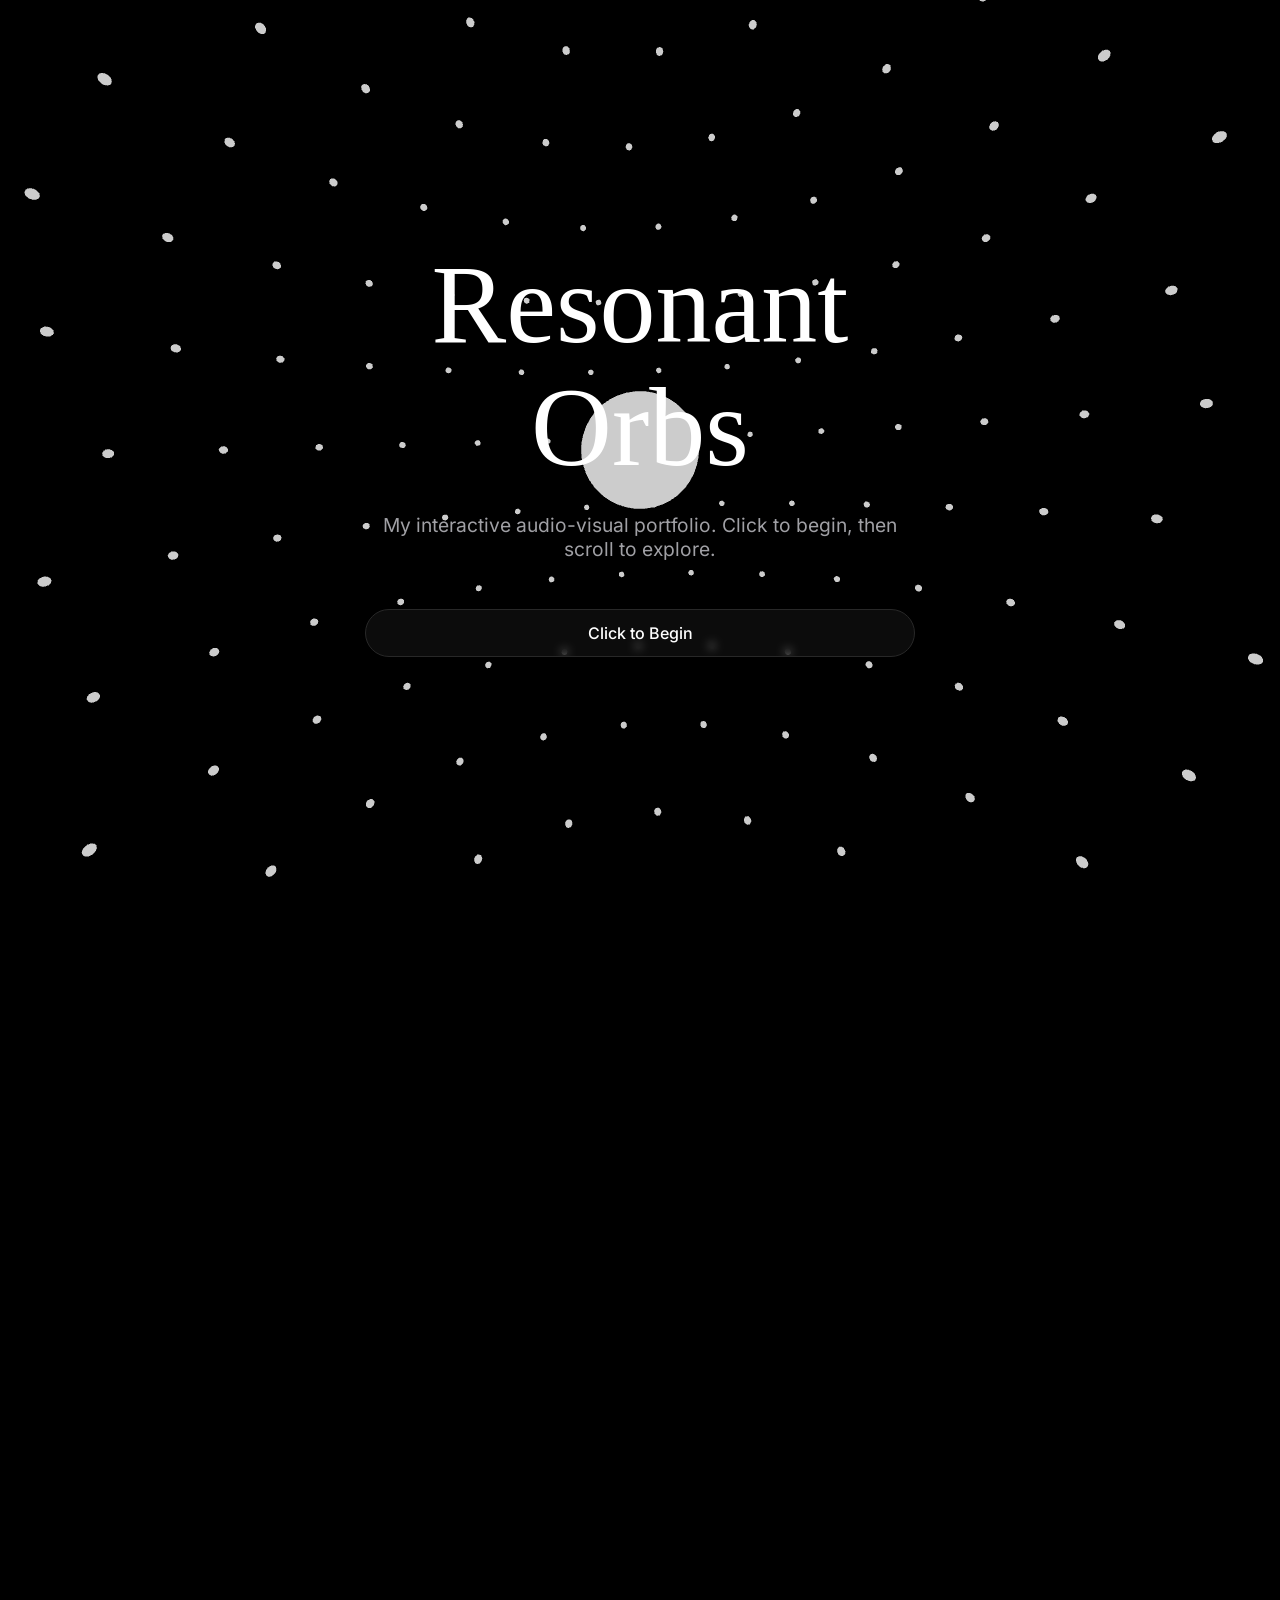
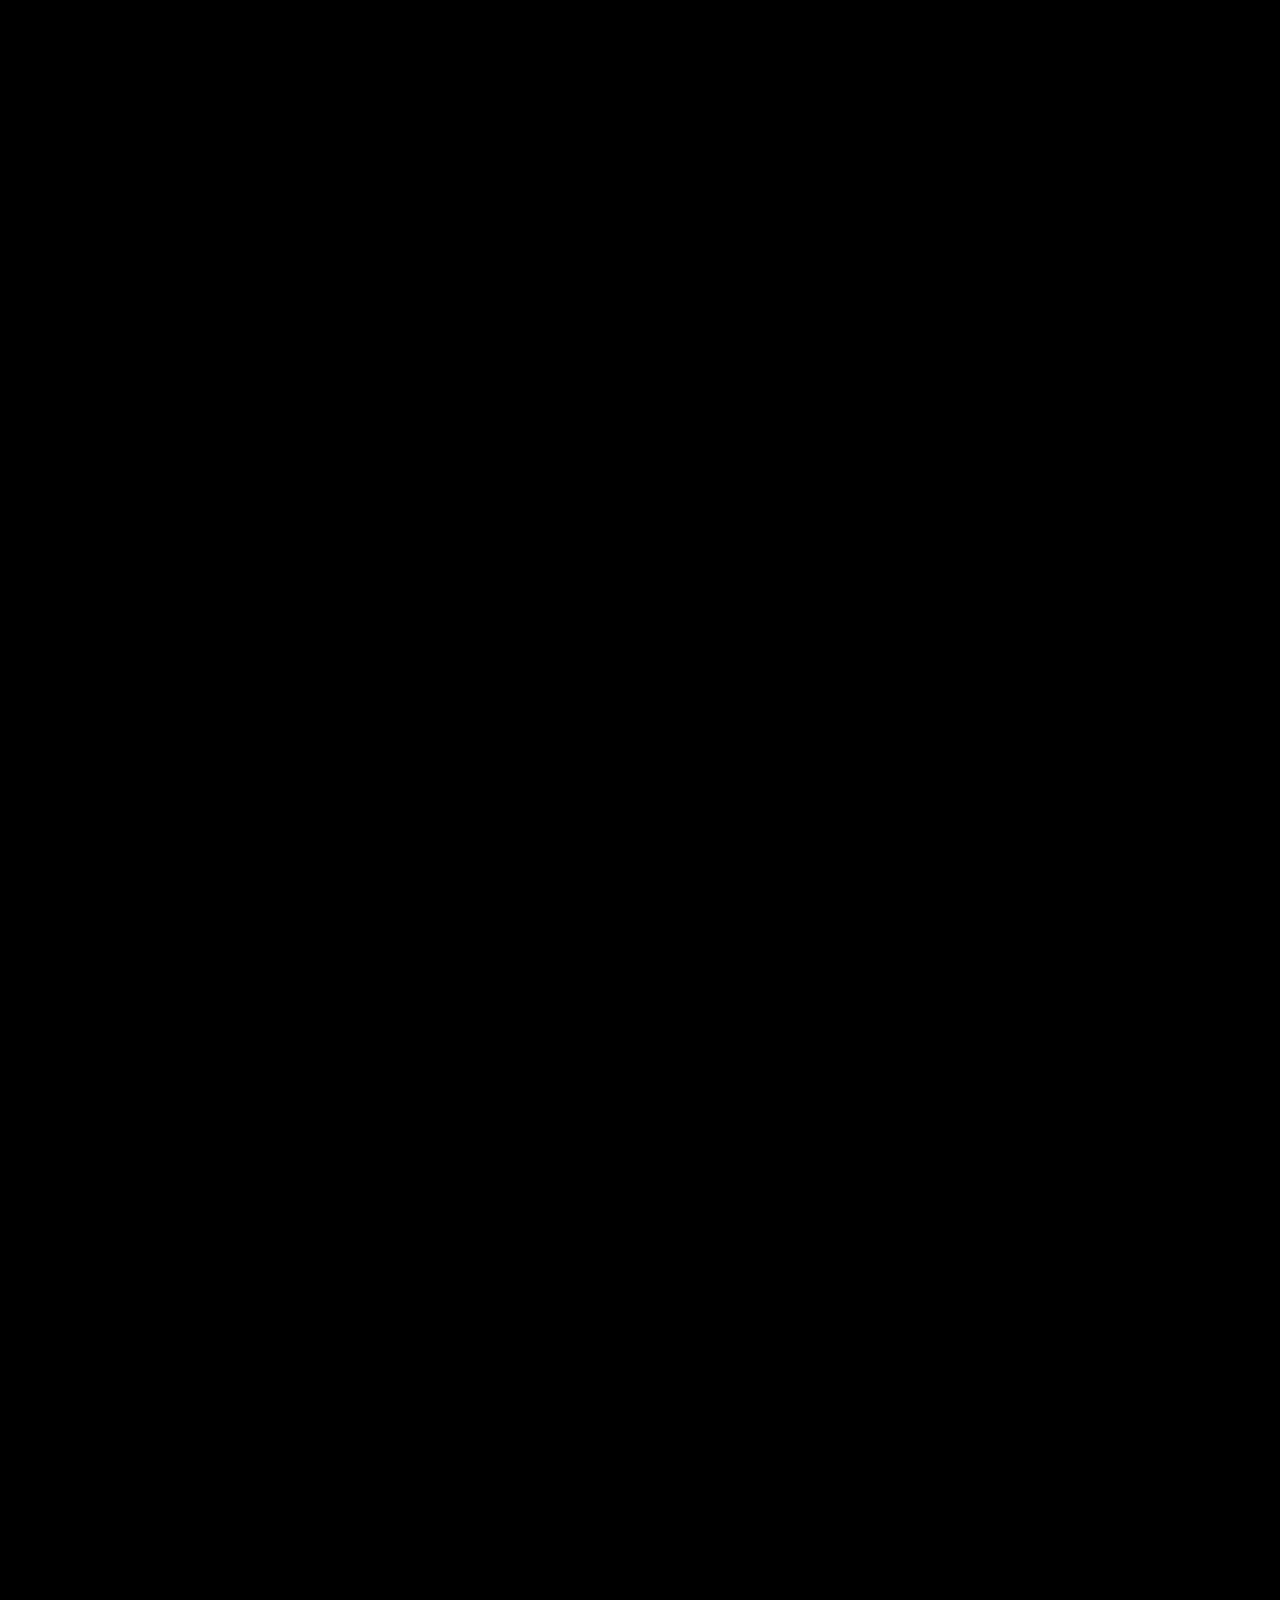
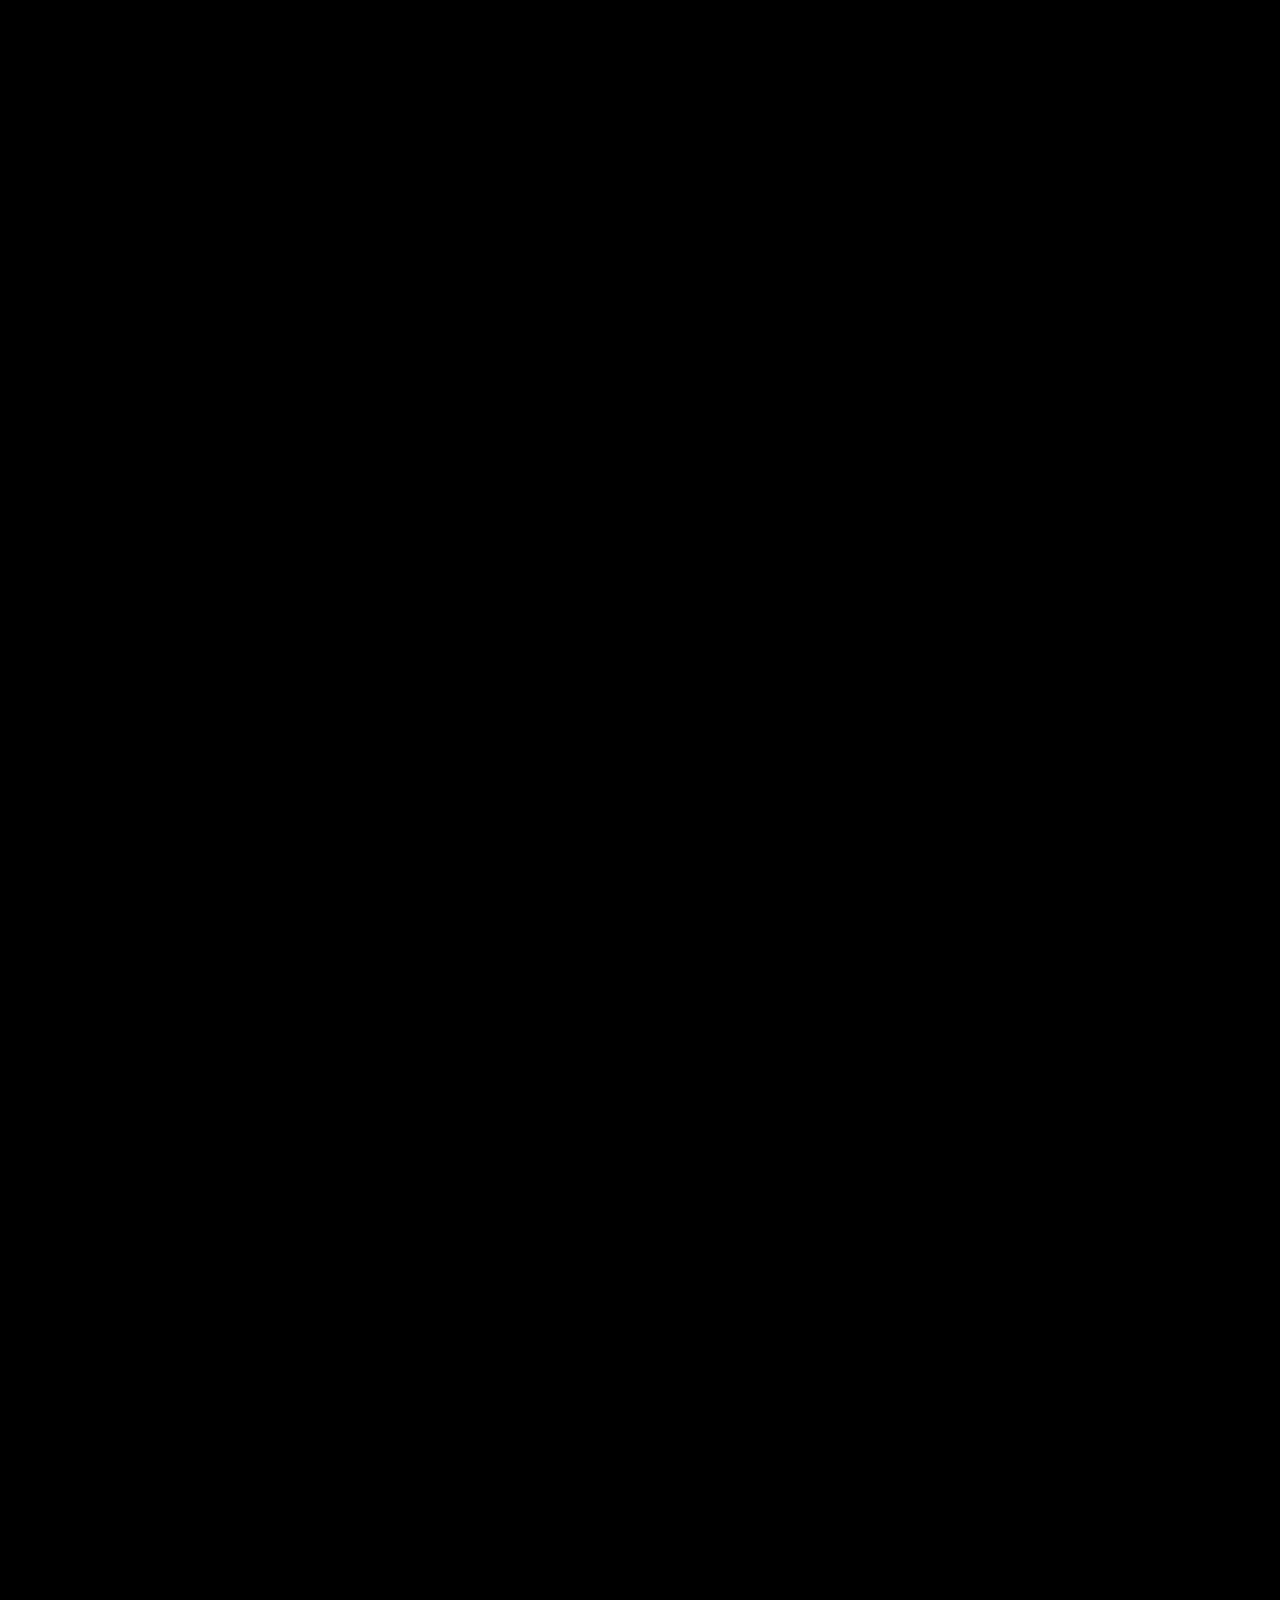
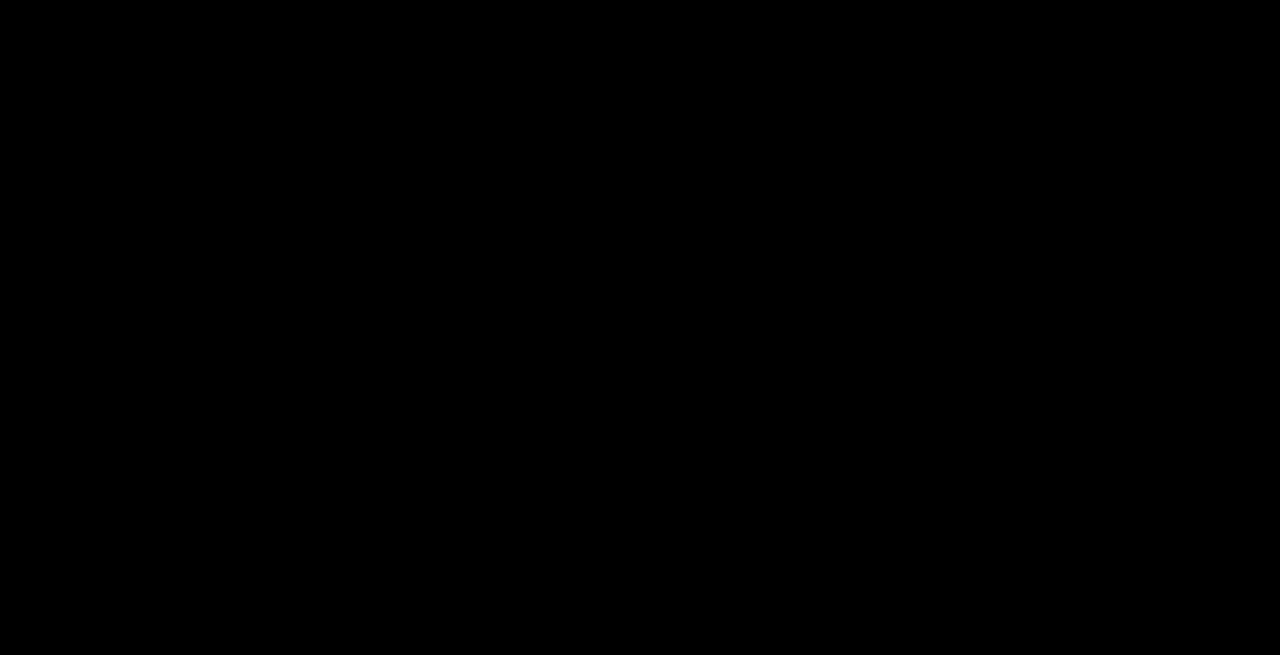
<file: index.html>
<!DOCTYPE html>
<html lang="en">
<head>
<meta charset="UTF-8">
<meta name="viewport" content="width=device-width, initial-scale=1.0">
<title>Max Kaube | Creative Developer</title>
<style>
/* --- Design System --- */
:root {
    --bg-color: #000000; /* Pure black background */
    --text-color: #EAEAEA;
    --text-color-secondary: #A0A0A5;
    --accent-color: #FFFFFF;
    --border-color: #282828;
    --font-family-sans: 'Inter', -apple-system, BlinkMacSystemFont, "Segoe UI", Roboto, Helvetica, Arial, sans-serif;
    --font-family-serif: 'Georgia', 'Times New Roman', serif;
}

/* --- LOCAL FONT SETUP --- */
/* inter-regular - latin */
@font-face {
  font-family: 'Inter';
  font-style: normal;
  font-weight: 400;
  src: local(''),
       url('./fonts/inter-v19-latin-regular.woff2') format('woff2');
}
/* inter-500 - latin */
@font-face {
  font-family: 'Inter';
  font-style: normal;
  font-weight: 500;
  src: local(''),
       url('./fonts/inter-v19-latin-500.woff2') format('woff2');
}
/* inter-700 - latin */
@font-face {
  font-family: 'Inter';
  font-style: normal;
  font-weight: 700;
  src: local(''),
       url('./fonts/inter-v19-latin-700.woff2') format('woff2');
}


* {
    margin: 0;
    padding: 0;
    box-sizing: border-box;
}

html {
    scroll-behavior: smooth;
}

body {
    background-color: var(--bg-color);
    color: var(--text-color);
    font-family: var(--font-family-sans);
    overscroll-behavior: none;
}

/* MOBILE-READY: Added class to prevent scrolling when mobile nav is open */
body.nav-open {
    overflow: hidden;
}


/* --- 3D Minigame Canvas --- */
#bg-container {
    position: fixed;
    top: 0;
    left: 0;
    width: 100vw;
    height: 100vh;
    z-index: 0;
    cursor: grab;
}
#bg {
    width: 100%;
    height: 100%;
}

/* --- Navigation Header --- */
header {
    position: fixed;
    top: 0;
    left: 0;
    width: 100%;
    padding: 2rem 5%;
    display: flex;
    justify-content: space-between;
    align-items: center;
    z-index: 1000;
    opacity: 0; /* Initially hidden */
    pointer-events: none; /* Initially non-interactive */
    transition: opacity 1.5s ease 0.5s;
}
header.visible {
    opacity: 1;
    pointer-events: all;
}

.logo {
    font-size: 1.5rem;
    font-weight: 700;
    color: var(--text-color);
    text-decoration: none;
    z-index: 1001; /* MOBILE-READY: Ensure logo is above mobile nav */
}

nav a {
    color: var(--text-color-secondary);
    text-decoration: none;
    margin-left: 3rem;
    font-weight: 500;
    transition: color 0.3s ease;
}

nav a:hover, nav a.active {
    color: var(--text-color);
}

/* --- Main Content & Sections --- */
main {
    isolation: isolate;
}
.content-wrapper {
    position: relative;
    z-index: 2;
    background-color: var(--bg-color);
    opacity: 0; /* Initially hidden */
    pointer-events: none; /* Initially non-interactive */
    transition: opacity 1.5s ease 0.5s;
}
.content-wrapper.visible {
    opacity: 1;
    pointer-events: all;
}

section {
    padding: 8rem 10%;
    min-height: 100vh;
    border-bottom: 1px solid var(--border-color);
}
.reveal {
    opacity: 0;
    transform: translateY(50px);
    transition: opacity 1s ease-out, transform 1s ease-out;
}
.reveal.visible {
    opacity: 1;
    transform: translateY(0);
}

/* --- Hero Section (Minigame Intro) --- */
#hero {
    height: 100vh;
    min-height: 100vh;
    display: flex;
    flex-direction: column;
    justify-content: center;
    align-items: center;
    position: relative;
    z-index: 1;
    background: transparent;
    text-align: center;
    border-bottom: none;
}

#hero-content {
    z-index: 10;
    pointer-events: none;
}

#hero h1 {
    font-family: var(--font-family-serif);
    font-size: clamp(3rem, 10vw, 7rem); /* Slightly smaller */
    font-weight: 400;
    line-height: 1.1;
    color: #fff;
}
#hero h1 span {
    color: var(--accent-color);
}

#hero p {
    font-size: clamp(1rem, 2vw, 1.2rem);
    font-weight: 400;
    max-width: 550px;
    margin: 1.5rem auto 0;
    color: var(--text-color-secondary);
}
#game-prompt {
    margin-top: 3rem;
    font-weight: 500;
    color: #fff;
    padding: 0.8rem 1.5rem;
    border: 1px solid var(--border-color);
    border-radius: 50px;
    background: rgba(25, 25, 25, 0.5);
    backdrop-filter: blur(5px);
    cursor: pointer;
    transition: all 0.3s ease;
    pointer-events: all;
}
#game-prompt:hover {
    background: var(--accent-color);
    color: var(--bg-color);
    border-color: var(--accent-color);
}

#scroll-prompt {
    position: absolute;
    bottom: 3rem;
    left: 50%;
    transform: translateX(-50%);
    color: var(--text-color-secondary);
    font-weight: 500;
    opacity: 0;
    transition: opacity 1s ease 0.5s;
    animation: bounce 2s infinite ease-in-out;
    pointer-events: none;
}
#scroll-prompt.visible {
    opacity: 1;
}

@keyframes bounce {
    0%, 20%, 50%, 80%, 100% { transform: translate(-50%, 0); }
    40% { transform: translate(-50%, -15px); }
    60% { transform: translate(-50%, -7px); }
}

/* --- Section Styling --- */
.section-title {
    font-family: var(--font-family-serif);
    font-size: clamp(3rem, 8vw, 6rem);
    font-weight: 400;
    color: var(--text-color);
    margin-bottom: 4rem;
    position: relative;
}
#about p {
    max-width: 700px;
    font-size: 1.2rem;
    line-height: 1.8;
    color: var(--text-color-secondary);
}

.projects-grid {
    display: grid;
    grid-template-columns: 1fr;
    gap: 4rem;
    width: 100%;
}
.project-card {
    border-bottom: 1px solid var(--border-color);
    padding-bottom: 4rem;
}
.project-card:last-child {
    border-bottom: none;
}
.project-card h3 {
    color: var(--text-color);
    margin-bottom: 1rem;
    font-size: 2.5rem;
    font-family: var(--font-family-serif);
    font-weight: 400;
}
.project-card p {
    font-size: 1.1rem;
    line-height: 1.6;
    margin-bottom: 2rem;
    color: var(--text-color-secondary);
    max-width: 600px;
}
.project-link {
    color: var(--accent-color);
    text-decoration: none;
    font-weight: 600;
    font-size: 1.1rem;
}

/* --- NEW: Project Screenshots --- */
.project-screenshots-container {
    display: grid;
    grid-template-columns: repeat(3, 1fr);
    gap: 2rem;
    margin: 3rem 0 1rem; /* Adjusted margins */
    width: 100%;
}
.screenshot-item {
    text-align: center;
}
.screenshot-item img {
    width: 100%;
    max-width: 250px;
    height: auto;
    border-radius: 16px; /* Slightly more rounded */
    border: 1px solid var(--border-color);
    margin: 0 auto;
    box-shadow: 0 10px 30px rgba(0,0,0,0.2);
    transition: transform 0.3s ease;
}
.screenshot-item img:hover {
    transform: scale(1.05);
}
p.screenshot-caption {
    margin-top: 1rem;
    font-size: 0.9rem;
    color: var(--text-color-secondary);
    max-width: 100%; /* Override default paragraph constraint */
    line-height: 1.5;
}

/* --- Contact Section & Form Redesign --- */
#contact {
    min-height: auto;
    padding-bottom: 10rem;
    display: flex;
    flex-direction: column;
    justify-content: center;
    align-items: center; /* Center content horizontally */
    text-align: center;
}
#contact .section-title {
    text-align: center;
    width: 100%;
}
#contact p {
    max-width: 600px; /* Constrain text width */
    margin-bottom: 3rem;
    color: var(--text-color-secondary);
}
#contact-form {
    width: 100%;
    max-width: 600px; /* Centered form max-width */
    display: flex;
    flex-direction: column;
    gap: 1.5rem;
}
.form-group input,
.form-group textarea {
    background: transparent;
    border: none;
    border-bottom: 1px solid var(--border-color);
    border-radius: 0;
    padding: 1.2rem 0;
    color: var(--text-color);
    font-family: var(--font-family-sans);
    font-size: 1.2rem;
    transition: border-color 0.3s ease;
    width: 100%;
}
.form-group input:focus,
.form-group textarea:focus {
    outline: none;
    border-color: var(--accent-color);
}
.form-group textarea {
    resize: vertical;
    min-height: 150px;
}
.submit-btn {
    background-color: var(--accent-color);
    color: var(--bg-color);
    border: none;
    padding: 1.2rem 2.5rem;
    border-radius: 50px;
    cursor: pointer;
    font-weight: 600;
    font-size: 1rem;
    transition: background-color 0.3s ease, color 0.3s ease;
    align-self: center; /* Center the button itself */
    margin-top: 2rem;
}
.submit-btn:hover {
    background-color: #cccccc;
    color: #000;
}

/* --- Footer Orb Canvas --- */
#footer-canvas-container {
    height: 400px; /* Adjust height as needed */
    width: 100%;
    display: flex;
    justify-content: center;
    align-items: center;
    position: relative;
    z-index: 1; /* Ensure it's above the main background but below content if ever overlapping */
}

#footer-bg {
    width: 100%;
    height: 100%;
}


/* Footer */
footer {
    text-align: center;
    padding: 4rem 5%;
    margin-top: 0;
    border-top: 1px solid var(--border-color);
}
footer p {
    color: var(--text-color-secondary);
}
.footer-links {
    margin-top: 1rem;
    display: flex;
    justify-content: center;
    gap: 1.5rem;
}
.footer-links a {
    color: var(--text-color-secondary);
    text-decoration: none;
    font-size: 0.9rem;
    transition: color 0.3s ease;
}
.footer-links a:hover {
    color: var(--text-color);
}


/* --- MOBILE-READY: Styles for Hamburger Menu and Mobile Navigation --- */
.mobile-menu-toggle {
    display: none; /* Hidden by default, shown on mobile */
    background: none;
    border: none;
    cursor: pointer;
    z-index: 1001;
    padding: 10px;
}

.hamburger-box {
    width: 30px;
    height: 24px;
    display: inline-block;
    position: relative;
}

.hamburger-inner {
    display: block;
    top: 50%;
    transform: translateY(-50%);
    width: 100%;
    height: 2px;
    background-color: var(--text-color);
    border-radius: 4px;
    position: absolute;
    transition: transform 0.22s cubic-bezier(0.55, 0.055, 0.675, 0.19);
}

.hamburger-inner::before,
.hamburger-inner::after {
    content: '';
    display: block;
    width: 100%;
    height: 2px;
    background-color: var(--text-color);
    border-radius: 4px;
    position: absolute;
    transition: transform 0.15s ease;
}

.hamburger-inner::before {
    top: -10px;
}

.hamburger-inner::after {
    bottom: -10px;
}

/* MOBILE-READY: Hamburger animation to "X" */
.nav-open .hamburger-inner {
    transform: rotate(225deg);
    transition-delay: 0.12s;
    transition-timing-function: cubic-bezier(0.215, 0.61, 0.355, 1);
}
.nav-open .hamburger-inner::before {
    top: 0;
    transform: rotate(90deg);
    transition: top 0.1s ease-out, transform 0.22s cubic-bezier(0.215, 0.61, 0.355, 1) 0.12s;
}
.nav-open .hamburger-inner::after {
    bottom: 0;
    transform: rotate(-90deg);
    transition: bottom 0.1s ease-out, transform 0.22s cubic-bezier(0.215, 0.61, 0.355, 1) 0.12s;
}


/* --- MOBILE-READY: Media Queries for Responsiveness --- */
@media (max-width: 768px) {
    header {
        padding: 1.5rem 5%;
    }

    /* Show mobile menu toggle and hide desktop nav */
    .mobile-menu-toggle {
        display: block;
    }
    header nav {
        /* Mobile navigation panel */
        position: fixed;
        top: 0;
        left: 0;
        width: 100%;
        height: 100vh;
        background: rgba(0, 0, 0, 0.95);
        backdrop-filter: blur(10px);
        
        display: flex;
        flex-direction: column;
        justify-content: center;
        align-items: center;
        
        opacity: 0;
        pointer-events: none;
        transform: translateY(-100%);
        transition: transform 0.5s cubic-bezier(0.7, 0, 0.3, 1), opacity 0.5s ease;
    }

    body.nav-open header nav {
        opacity: 1;
        pointer-events: all;
        transform: translateY(0);
    }
    
    /* Style links for mobile panel */
    header nav a {
        margin: 0;
        padding: 1.5rem 0;
        font-size: 1.5rem;
        color: var(--text-color-secondary);
    }
    header nav a.active {
        color: var(--text-color);
    }

    /* Adjust section padding for smaller screens */
    section {
        padding: 6rem 5%;
    }

    #hero h1 {
        font-size: clamp(2.5rem, 12vw, 5rem);
    }
    #hero p {
        padding: 0 5%;
    }

    .section-title {
        font-size: clamp(2.5rem, 10vw, 4rem);
    }

    .project-card h3 {
        font-size: 2rem;
    }
        /* --- NEW: Screenshot carousel for mobile --- */
    .project-screenshots-container {
        display: flex;
        overflow-x: auto;
        scroll-snap-type: x mandatory;
        padding-bottom: 1.5rem; /* Space for scrollbar */
        gap: 1.5rem;
        /* Hide scrollbar visually for a cleaner look */
        -ms-overflow-style: none;  /* IE and Edge */
        scrollbar-width: none;  /* Firefox */
    }
    .project-screenshots-container::-webkit-scrollbar {
        display: none; /* Chrome, Safari, Opera */
    }
    .screenshot-item {
        flex: 0 0 75%; /* Each item takes up 75% of container width */
        scroll-snap-align: center;
    }
    .screenshot-item img {
        max-width: 100%; /* Allow image to fill its container */
        transform: none; /* Disable hover effect on mobile */
    }





}


</style>
</head>
<body>
<div id="bg-container">
    <canvas id="bg"></canvas>
</div>

<header>
    <a href="#hero" class="logo">MK</a>

    <button class="mobile-menu-toggle" aria-label="Open navigation menu">
        <span class="hamburger-box">
            <span class="hamburger-inner"></span>
        </span>
    </button>
    
    <nav>
        <a href="#hero" class="active">Home</a>
        <a href="#about">About</a>
        <a href="#projects">Projects</a>
        <a href="#contact">Contact</a>
    </nav>
</header>

<main>
    <section id="hero">
        <div id="hero-content">
            <h1>Resonant<br><span>Orbs<br></span></h1>
            <p>My interactive audio-visual portfolio. Click to begin, then scroll to explore.</p>
            <div id="game-prompt">Click to Begin</div>
        </div>
        <div id="scroll-prompt">Scroll Out &darr;</div>
    </section>
    
    <div class="content-wrapper">
        <section id="about" class="reveal">
            <h2 class="section-title">About Me</h2>
            <p>
                Hi, I’m Max. I’m a web developer who enjoys building interactive and user-friendly interfaces. I got into web development out of curiosity about how websites work, and over time, it became something I really enjoy doing.I like working with 3D graphics on the web using tools like Three.js and I’m always looking for ways to create more engaging experiences.
            </p>
        </section>

        <section id="projects" class="reveal">
            <h2 class="section-title">My Work</h2>
            <div class="projects-grid">
                <div class="project-card">
                    <h3>Music Sharing App SongScout</h3>
                    <p>Lead front-end developer for a native iOS app focused on social music discovery. Built with SwiftUI, ensuring a seamless and intuitive user experience.</p>
                        <div class="project-screenshots-container">
                            <div class="screenshot-item">
                                <img src="data:image/svg+xml,%3Csvg xmlns='http://www.w3.org/2000/svg' width='375' height='812' viewBox='0 0 375 812'%3E%3Crect width='375' height='812' fill='%23000'/%3E%3Ctext x='50%25' y='50%25' dominant-baseline='middle' text-anchor='middle' fill='%23EAEAEA' font-family='sans-serif' font-size='18'%3EDiscovery Feed%3C/text%3E%3C/svg%3E" alt="App screenshot showing the discovery feed">
                                <p class="screenshot-caption">A dynamic and personalized discovery feed to find new tracks and artists.</p>
                            </div>
                            <div class="screenshot-item">
                                <img src="data:image/svg+xml,%3Csvg xmlns='http://www.w3.org/2000/svg' width='375' height='812' viewBox='0 0 375 812'%3E%3Crect width='375' height='812' fill='%23000'/%3E%3Ctext x='50%25' y='50%25' dominant-baseline='middle' text-anchor='middle' fill='%23EAEAEA' font-family='sans-serif' font-size='18'%3EProfile View%3C/text%3E%3C/svg%3E" alt="App screenshot of a user profile">
                                <p class="screenshot-caption">Customizable user profiles to share your musical identity with friends.</p>
                            </div>
                            <div class="screenshot-item">
                                <img src="data:image/svg+xml,%3Csvg xmlns='http://www.w3.org/2000/svg' width='375' height='812' viewBox='0 0 375 812'%3E%3Crect width='375' height='812' fill='%23000'/%3E%3Ctext x='50%25' y='50%25' dominant-baseline='middle' text-anchor='middle' fill='%23EAEAEA' font-family='sans-serif' font-size='18'%3EPlayer UI%3C/text%3E%3C/svg%3E" alt="App screenshot of the music player interface">
                                <p class="screenshot-caption">A sleek, integrated music player for a seamless listening experience.</p>
                            </div>
                        </div>
                    <a href="#" class="project-link">View on App Store &rarr;</a>
                </div>
                <div class="project-card">
                    <h3>Wii Basketball Decoding</h3>
                    <p>Trying to decode Wii Basketball Player Stats to build a Live Scoreboard and Statistics Dashboard.</p>
                    <a href="#" class="project-link">View Case Study &rarr;</a>
                </div>
                <div class="project-card">
                    <h3>This Portfolio</h3>
                    <p>My own personal site, built to showcase my passion for interactive 3D web experiences using Three.js and modern, clean design principles.</p>
                    <a href="#" class="project-link">Go to Top&rarr;</a>
                </div>
            </div>
        </section>
  
        <section id="contact" class="reveal">
            <h2 class="section-title">Get In Touch</h2>
            <p>If you have a project in mind, a question, or just want to say hello, please fill out the form below!</p>
            <form id="contact-form" action="#" method="POST">
                <div class="form-group">
                    <label for="name" class="sr-only">Name</label>
                    <input type="text" id="name" name="name" placeholder="Your Name" required>
                </div>
                <div class="form-group">
                    <label for="email" class="sr-only">Email</label>
                    <input type="email" id="email" name="email" placeholder="Your Email" required>
                </div>
                <div class="form-group">
                    <label for="message" class="sr-only">Message</label>
                    <textarea id="message" name="message" placeholder="Your Message" required></textarea>
                </div>
                <button type="submit" class="submit-btn">Send Message</button>
            </form>
        </section>
        
        <div id="footer-canvas-container">
            <canvas id="footer-bg"></canvas>
        </div>

        <footer>
            <div class="footer-links">
                <!-- Links to the new legal pages -->
                <a href="impressum.html" target="_blank">Impressum</a>
                <a href="datenschutz.html" target="_blank">Datenschutz</a>
            </div>
            <p style="margin-top: 1.5rem; font-size: 0.8rem; color: var(--text-color-secondary);">
                &copy; 2026 Max Kaube. Crafted with passion.
            </p>
            <div style="margin-top: 1rem; font-size: 0.7rem; color: var(--text-color-secondary); line-height: 1.5;">
                This site uses Three.js (MIT License), the Inter font (SIL Open Font License), and es-module-shims (MIT License). All assets are self-hosted.
            </div>
        </footer>
    </div>
</main>

<script async src="./js/es-module-shims.js"></script>
<script type="importmap">
{
    "imports": {
        "three": "./js/three.module.js"
    }
}
</script>

<script type="module">
import * as THREE from 'three';

// --- Game Settings ---
const ORB_COUNT = 300;
const PLAYER_ORB_SIZE = 4;
const LISTENER_ORB_SIZE_INITIAL = 0.4;
const LISTENER_ORB_SIZE_ACTIVATED = 1.2;
const ACTIVATED_COLORS = [
    new THREE.Color(0xFF0000), new THREE.Color(0xFFA500), new THREE.Color(0xFFFF00),
    new THREE.Color(0xADFF2F), new THREE.Color(0x008000), new THREE.Color(0x00BFFF),
    new THREE.Color(0x0000FF), new THREE.Color(0x4B0082), new THREE.Color(0xEE82EE),
    new THREE.Color(0xFF00FF)
];

// --- Global State ---
let isGameActive = false;
let isContentVisible = false;
let headerHasAppeared = false; // MODIFICATION: Track if header has been shown
let activatedOrbCount = 0;
const INITIAL_CAMERA_Z = 40;
const MAX_CAMERA_Z = 120;
const CONTENT_REVEAL_SCROLL = window.innerHeight * 0.6; // ScrollY position to start fading in content

// --- Core Setup ---
const scene = new THREE.Scene();
const camera = new THREE.PerspectiveCamera(75, window.innerWidth / window.innerHeight, 0.1, 1000);
const renderer = new THREE.WebGLRenderer({ canvas: document.querySelector('#bg'), antialias: true, alpha: true });
renderer.setPixelRatio(window.devicePixelRatio);
renderer.setSize(window.innerWidth, window.innerHeight);
camera.position.set(0, 0, INITIAL_CAMERA_Z);
document.body.style.overflowY = 'hidden';

// --- MODIFICATION: Footer Scene Setup ---
const footerCanvas = document.querySelector('#footer-bg');
const footerScene = new THREE.Scene();
const footerCamera = new THREE.PerspectiveCamera(75, footerCanvas.clientWidth / footerCanvas.clientHeight, 0.1, 1000);
const footerRenderer = new THREE.WebGLRenderer({ canvas: footerCanvas, antialias: true, alpha: true });
footerRenderer.setPixelRatio(window.devicePixelRatio);
footerRenderer.setSize(footerCanvas.clientWidth, footerCanvas.clientHeight);
footerCamera.position.set(0, 0, 100); // Zoomed out position
const footerOrbGroup = new THREE.Group();
footerScene.add(footerOrbGroup);


// --- Audio ---
let audioContext, audioElement, audioSource, analyser;
const soundEffect = new THREE.Audio(new THREE.AudioListener());
const MIN_MUSIC_VOLUME = 0.0;
const MAX_MUSIC_VOLUME = 1.0;
const chimeUrl = 'chime.mp3';
const musicUrl = 'north.mp3';

const audioLoader = new THREE.AudioLoader();
audioLoader.load(chimeUrl, (buffer) => {
    soundEffect.setBuffer(buffer);
    soundEffect.setVolume(0.8);
});

// --- Event Listeners ---
const gamePrompt = document.getElementById('game-prompt');
gamePrompt.addEventListener('click', initGame, { once: true });

function initGame() {
    isGameActive = true;
    gamePrompt.style.opacity = '0';
    gamePrompt.style.pointerEvents = 'none';

    audioContext = new (window.AudioContext || window.webkitAudioContext)();
    audioElement = new Audio(musicUrl);
    audioElement.crossOrigin = "anonymous";
    audioElement.loop = true;
    audioElement.volume = MIN_MUSIC_VOLUME;
    audioSource = audioContext.createMediaElementSource(audioElement);
    analyser = audioContext.createAnalyser();
    analyser.fftSize = 256;
    audioSource.connect(analyser);
    analyser.connect(audioContext.destination);
    audioElement.play().catch(e => console.warn("Background music could not be played. Using silent fallback."));
    document.querySelector('#scroll-prompt').classList.add('visible');
}

// --- Content Visibility ---
function revealContent() {
    if (isContentVisible) return;
    isContentVisible = true;
    headerHasAppeared = true; // MODIFICATION: Mark header as appeared
    document.querySelector('header').classList.add('visible');
    document.querySelector('.content-wrapper').classList.add('visible');
    document.querySelector('#scroll-prompt').style.opacity = '0';
}

function hideContent() {
    if (!isContentVisible) return;
    // MODIFICATION: Do not hide header if it has already appeared once
    if (headerHasAppeared) {
        document.querySelector('.content-wrapper').classList.remove('visible');
        document.querySelector('#scroll-prompt').classList.add('visible');
        isContentVisible = false;
        return;
    }
    isContentVisible = false;
    document.querySelector('header').classList.remove('visible');
    document.querySelector('.content-wrapper').classList.remove('visible');
    document.querySelector('#scroll-prompt').classList.add('visible');
}


// --- Scene Objects ---
const listenerNodes = [];
const footerListenerNodes = []; // MODIFICATION: Array for footer orbs
const projectiles = [];
const ACCENT_COLOR_PROJECTILE = new THREE.Color(0xffffff);
const playerGeom = new THREE.IcosahedronGeometry(PLAYER_ORB_SIZE, 7);
const playerMat = new THREE.MeshBasicMaterial({ color: 0xcccccc });
const playerNode = new THREE.Mesh(playerGeom, playerMat);
scene.add(playerNode);

const listenerGeom = new THREE.IcosahedronGeometry(LISTENER_ORB_SIZE_INITIAL, 7);
const listenerMat = new THREE.MeshBasicMaterial({ color: 0xffffff, transparent: true, opacity: 0.8 });
for (let i = 0; i < ORB_COUNT; i++) {
    const node = new THREE.Mesh(listenerGeom, listenerMat.clone());
    const phi = Math.acos(-1 + (2 * i) / ORB_COUNT);
    const theta = Math.sqrt(ORB_COUNT * Math.PI) * phi;
    node.position.setFromSphericalCoords(50, phi, theta);
    node.lookAt(scene.position);
    node.isActivated = false;
    node.targetScale = new THREE.Vector3(1, 1, 1);
    scene.add(node);
    listenerNodes.push(node);    
    // MODIFICATION: Footer scene node
    const footerNode = node.clone(); // Clone main node
    footerOrbGroup.add(footerNode); // Add to the footer group
    footerListenerNodes.push(footerNode);}

// --- Interaction ---
const raycaster = new THREE.Raycaster();
const mouse = new THREE.Vector2();

window.addEventListener('click', (event) => {
    // MOBILE-READY: Don't fire projectiles if mobile menu is open
    if (document.body.classList.contains('nav-open')) return;
    if (!isGameActive) return;

    mouse.x = (event.clientX / window.innerWidth) * 2 - 1;
    mouse.y = -(event.clientY / window.innerHeight) * 2 + 1;
    raycaster.setFromCamera(mouse, camera);

    let bestTarget = null;
    let minAngle = Math.PI;
    const clickDirection = new THREE.Vector3();
    raycaster.ray.at(1, clickDirection).normalize();

    listenerNodes.forEach(node => {
        if (!node.isActivated) {
            const nodeDirection = node.position.clone().normalize();
            const angle = clickDirection.angleTo(nodeDirection);
            if (angle < minAngle && angle < 0.5) {
                minAngle = angle;
                bestTarget = node;
            }
        }
    });

    if (bestTarget) {
        const projectileDirection = bestTarget.position.clone().sub(playerNode.position).normalize();
        createProjectile(playerNode.position, projectileDirection);
    }
});

function createProjectile(origin, direction, isChainReaction = false) {
    const projectileGeom = new THREE.SphereGeometry(isChainReaction ? 0.15 : 0.3, 8, 8);
    const projectileMat = new THREE.MeshBasicMaterial({ color: ACCENT_COLOR_PROJECTILE });
    const projectile = new THREE.Mesh(projectileGeom, projectileMat);
    
    projectile.position.copy(origin);
    projectile.velocity = direction.clone().multiplyScalar(isChainReaction ? 1.0 : 1.7);
    projectiles.push(projectile);
    scene.add(projectile);
}

function activateNode(node) {
    if (node.isActivated) return;
    node.isActivated = true;
    activatedOrbCount++;
    
    // On first activation, unlock page scrolling
    if (activatedOrbCount === 1) {
        document.body.style.overflowY = 'auto';
    }
    
    if (audioElement) {
        const volumeRatio = Math.min(activatedOrbCount / (ORB_COUNT * 0.75), 1);
        audioElement.volume = MIN_MUSIC_VOLUME + (MAX_MUSIC_VOLUME - MIN_MUSIC_VOLUME) * volumeRatio;
    }

    if (soundEffect.isPlaying) soundEffect.stop();
    soundEffect.play();

    const newColor = ACTIVATED_COLORS[Math.floor(Math.random() * ACTIVATED_COLORS.length)];
    node.material.color.set(newColor);
    node.material.opacity = 1.0;
    const scale = LISTENER_ORB_SIZE_ACTIVATED / LISTENER_ORB_SIZE_INITIAL;
    node.targetScale.set(scale, scale, scale);

    const unactivatedNeighbors = listenerNodes.filter(n => !n.isActivated && n !== node);
    if (unactivatedNeighbors.length > 0) {
        unactivatedNeighbors.sort((a, b) => a.position.distanceTo(node.position) - b.position.distanceTo(node.position));
        const target = unactivatedNeighbors[0]; 
        if (target) {
            const direction = target.position.clone().sub(node.position).normalize();
            setTimeout(() => createProjectile(node.position, direction, true), 150); 
        }
    }
}

// --- Scroll & Page Navigation ---
function handleScroll() {
    if (!isGameActive) return;
    const scrollY = window.scrollY;

    // Map scroll position to camera zoom
    const scrollPercent = Math.min(scrollY / (window.innerHeight * 0.75), 1.0);
    camera.position.z = THREE.MathUtils.lerp(INITIAL_CAMERA_Z, MAX_CAMERA_Z, scrollPercent);

    // Fade content in/out based on scroll
    if (scrollY > CONTENT_REVEAL_SCROLL && !isContentVisible) {
        revealContent();
    } else if (scrollY <= CONTENT_REVEAL_SCROLL && isContentVisible) {
        hideContent();
    }
}
window.addEventListener('scroll', handleScroll, { passive: true });

document.querySelectorAll('nav a').forEach(anchor => {
    anchor.addEventListener('click', function (e) {
        e.preventDefault();
        
        // MOBILE-READY: Close mobile nav on link click
        document.body.classList.remove('nav-open');

        const targetId = this.getAttribute('href');
        const targetElement = document.querySelector(targetId);
        if (targetElement) {
            targetElement.scrollIntoView({ behavior: 'smooth' });
        }
    });
});

// --- MOBILE-READY: Mobile Navigation Toggle ---
const mobileMenuToggle = document.querySelector('.mobile-menu-toggle');
mobileMenuToggle.addEventListener('click', () => {
    document.body.classList.toggle('nav-open');
});


// --- Animation Loop ---
function animate() {
    requestAnimationFrame(animate);

    for (let i = projectiles.length - 1; i >= 0; i--) {
        const projectile = projectiles[i];
        projectile.position.add(projectile.velocity);

        for (const node of listenerNodes) {
            const distance = projectile.position.distanceTo(node.position);
            if (!node.isActivated && distance < (LISTENER_ORB_SIZE_ACTIVATED * 1.5)) { 
                activateNode(node);
                scene.remove(projectile);
                projectiles.splice(i, 1);
                break;
            }
        }
        
        if (projectile && projectile.position.length() > 150) {
             scene.remove(projectile);
             projectiles.splice(i, 1);
        }
    }
    
    if (analyser) {
        const dataArray = new Uint8Array(analyser.frequencyBinCount);
        analyser.getByteTimeDomainData(dataArray);
        let avg = dataArray.reduce((a, b) => a + b, 0) / dataArray.length;
        const normalizedFreq = Math.max(0, (avg / 128.0 - 1.0) * 1.5);
        
        // Make player orb pulse more strongly
        const playerScale = 1 + normalizedFreq * 0.25;
        playerNode.scale.setScalar(playerScale);

        listenerNodes.forEach(node => {
            node.scale.lerp(node.targetScale, 0.1);
            if (node.isActivated) {
                // Make activated orbs pulse more strongly
                const baseScale = node.targetScale.x;
                const pulseScale = baseScale + normalizedFreq * baseScale * 0.6;
                node.scale.set(pulseScale, pulseScale, pulseScale);
            }
        });
    }
    
    // MODIFICATION: Rotate footer orb group
    footerOrbGroup.rotation.y += 0.006;
    footerOrbGroup.rotation.x += 0.0009;


    renderer.render(scene, camera);
    footerRenderer.render(footerScene, footerCamera); // MODIFICATION: Render footer scene
}

// --- Resize Listener ---
window.addEventListener('resize', () => {
    camera.aspect = window.innerWidth / window.innerHeight;
    camera.updateProjectionMatrix();
    renderer.setSize(window.innerWidth, window.innerHeight);

    // MODIFICATION: Footer canvas
    const footerCanvasContainer = document.querySelector('#footer-canvas-container');
    footerCamera.aspect = footerCanvasContainer.clientWidth / footerCanvasContainer.clientHeight;
    footerCamera.updateProjectionMatrix();
    footerRenderer.setSize(footerCanvasContainer.clientWidth, footerCanvasContainer.clientHeight);
});

const observer = new IntersectionObserver((entries) => {
    entries.forEach(entry => {
        if (entry.isIntersecting) {
            entry.target.classList.add('visible');
        }
    });
}, { threshold: 0.1 });

document.querySelectorAll('.reveal').forEach(el => { observer.observe(el); });

animate();
</script>
</body>
</html>
</file>
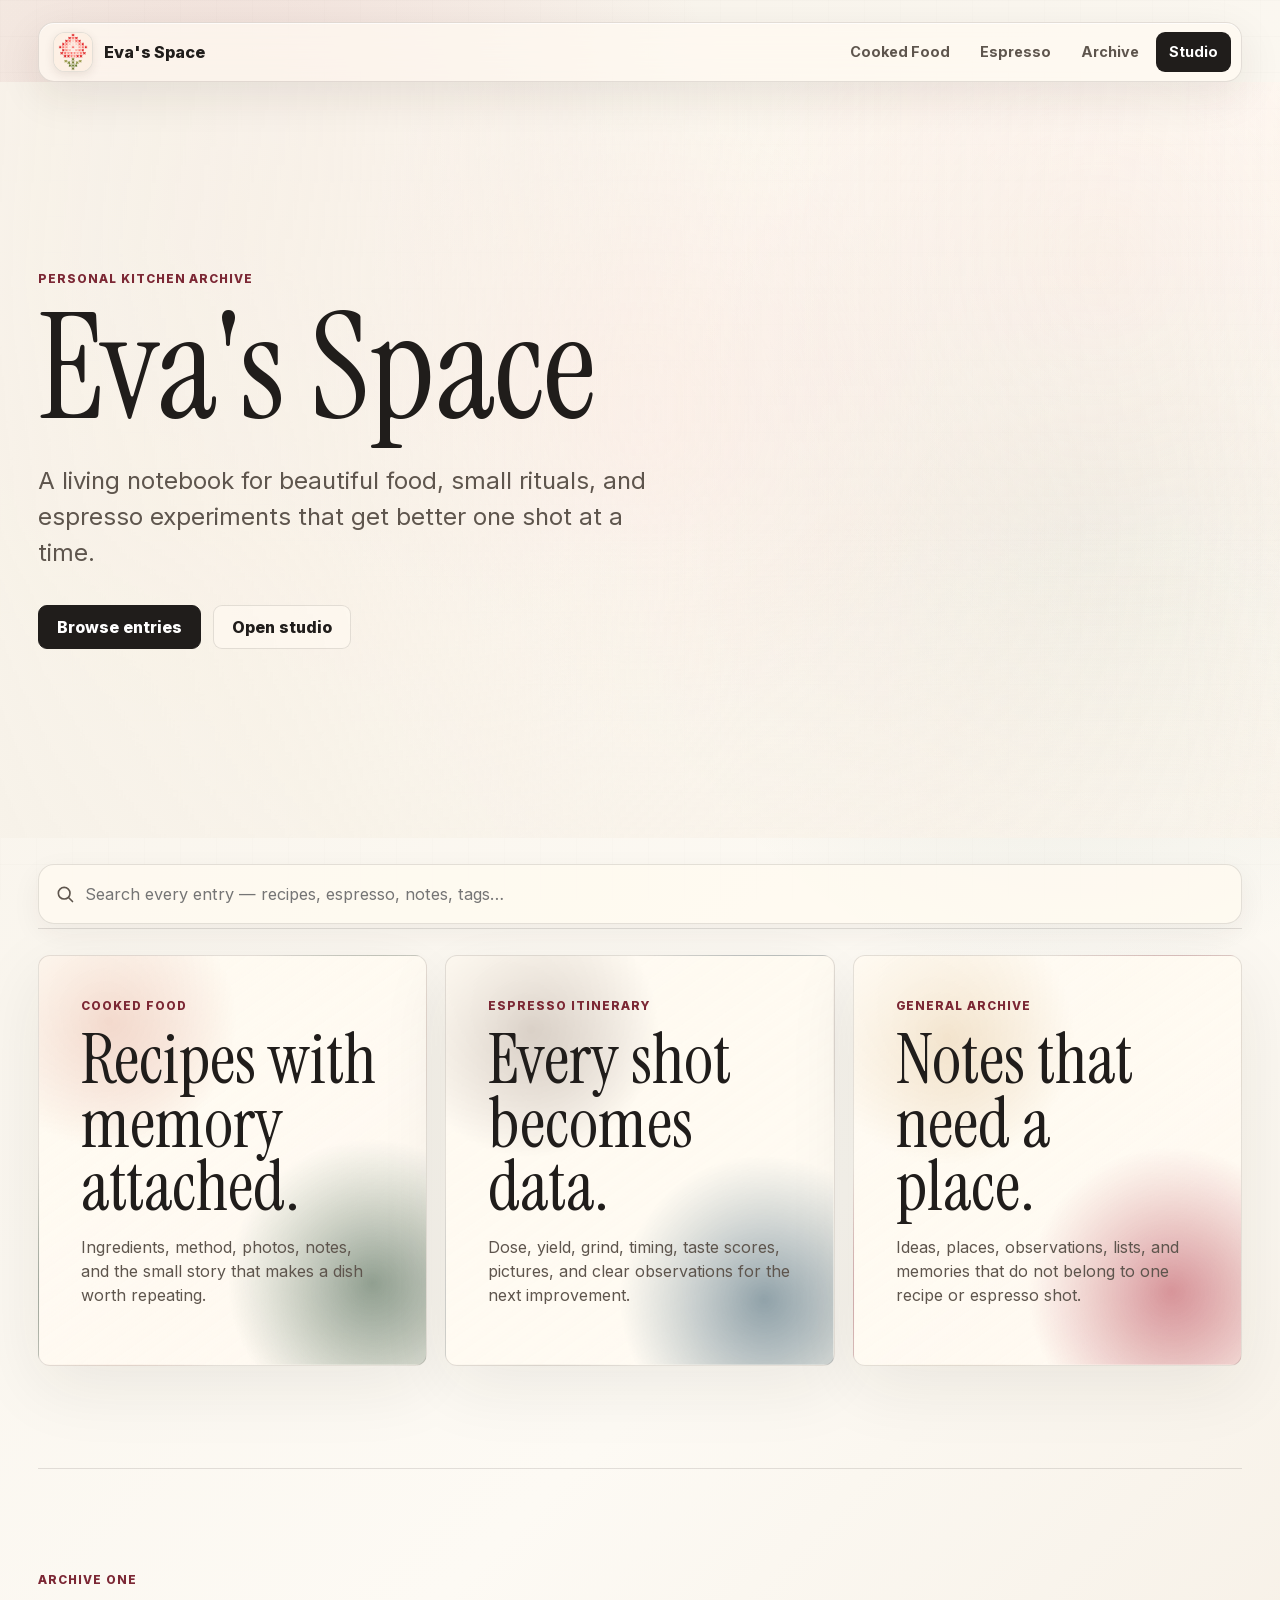
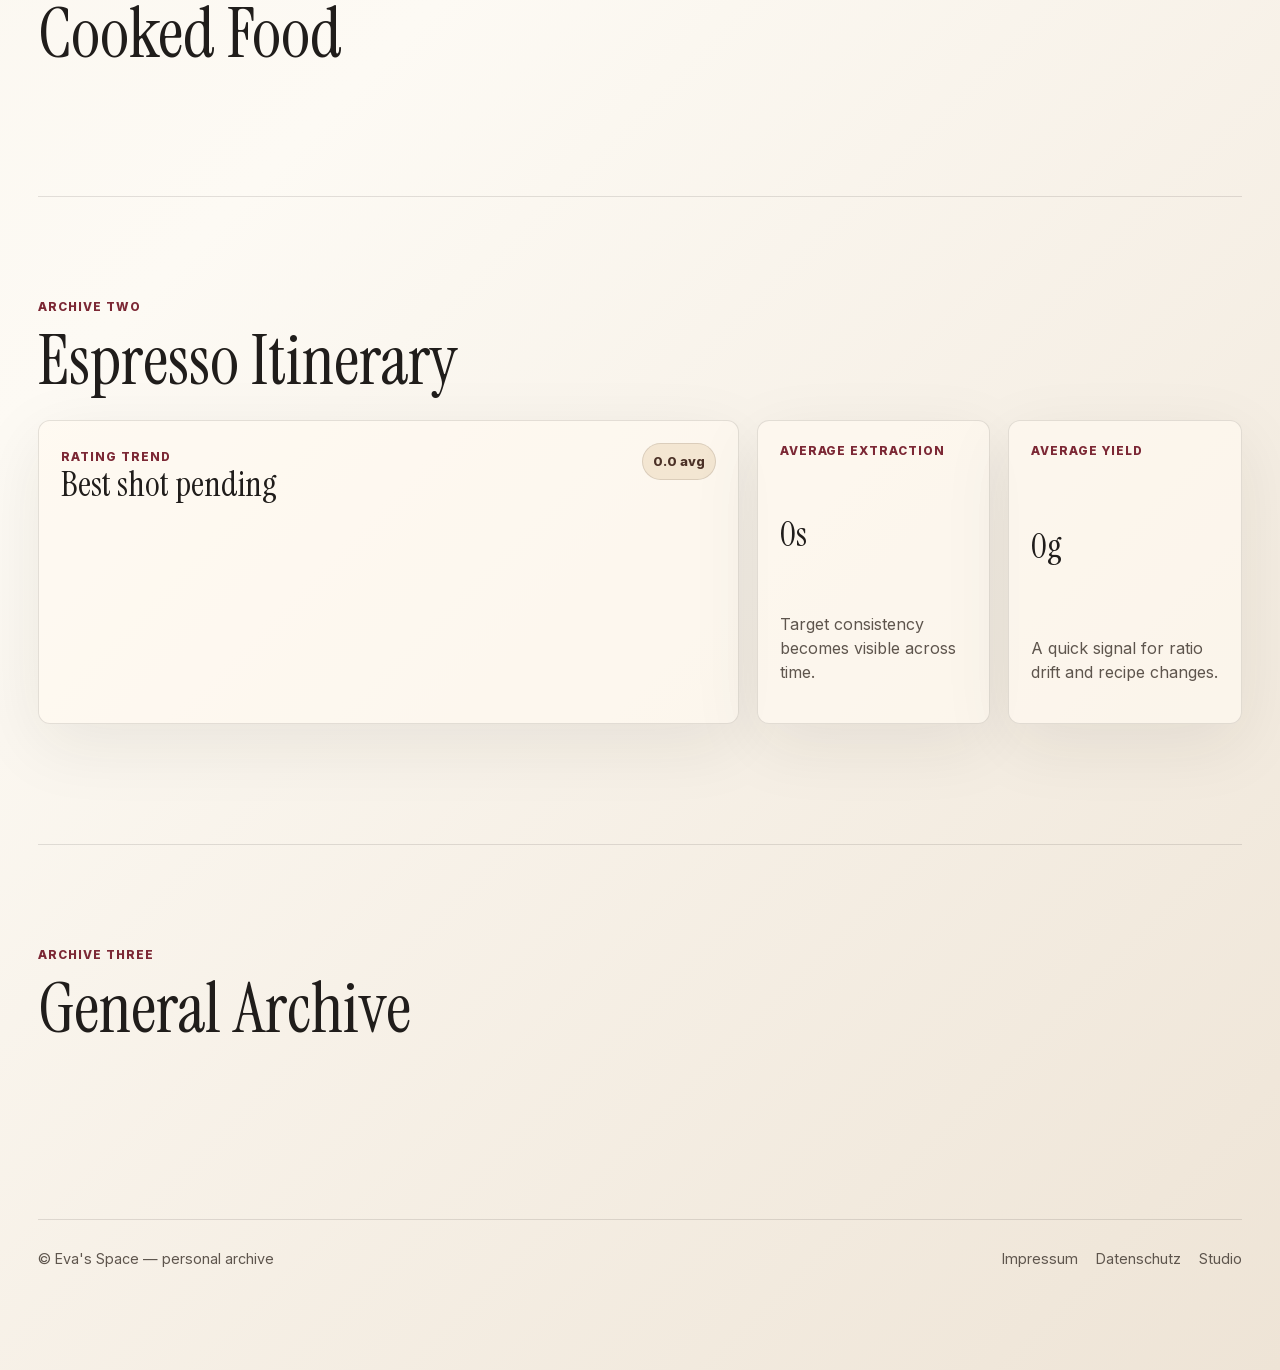
<file: evas_space/index.html>
<!DOCTYPE html>
<html lang="en">
<head>
<meta charset="UTF-8">
<meta name="viewport" content="width=device-width, initial-scale=1.0">
<title>Eva's Space</title>
<meta name="description" content="Eva's personal recipe blog and espresso itinerary.">
<link rel="icon" type="image/png" sizes="32x32" href="./favicon-32.png">
<link rel="icon" type="image/png" sizes="96x96" href="./favicon-96.png">
<link rel="apple-touch-icon" href="./apple-touch-icon.png">
<link rel="stylesheet" href="./css/style.css">
<script src="./js/supabase-config.js"></script>
</head>
<body>
  <div class="page-shell">
    <nav class="topbar" aria-label="Primary navigation">
      <a class="brand" href="./index.html">
        <span class="brand-mark"><img src="./favicon-96.png" alt="Eva's Space" width="34" height="34"></span>
        <span class="brand-name">Eva's Space</span>
      </a>
      <div class="nav-links">
        <a href="#recipes">Cooked Food</a>
        <a href="#espresso">Espresso</a>
        <a href="#archive">Archive</a>
        <a class="studio-link" href="./editor.html">Studio</a>
      </div>
    </nav>

    <header class="hero">
      <section class="rose-x-banner" aria-label="Animated digital rose banner">
        <svg class="rose-x-banner__svg" viewBox="0 0 1600 500" preserveAspectRatio="xMidYMid slice" role="img">
          <title>Animated digital roses made from X-shaped marks</title>
          <rect class="banner-bg" width="1600" height="500"></rect>
          <g class="xmark-layer"></g>
        </svg>
        <div class="rose-x-banner__glow" aria-hidden="true"></div>
      </section>
      <div class="hero-copy">
        <p class="eyebrow">Personal kitchen archive</p>
        <h1>Eva's Space</h1>
        <p class="hero-text">A living notebook for beautiful food, small rituals, and espresso experiments that get better one shot at a time.</p>
        <div class="hero-actions">
          <a class="btn" href="#recipes">Browse entries</a>
          <a class="btn ghost" href="./editor.html">Open studio</a>
        </div>
      </div>
    </header>

    <main>
      <div class="search-bar">
        <svg class="search-icon" viewBox="0 0 24 24" aria-hidden="true"><circle cx="11" cy="11" r="7"></circle><line x1="16.5" y1="16.5" x2="21" y2="21"></line></svg>
        <input id="site-search" type="search" placeholder="Search every entry — recipes, espresso, notes, tags…" aria-label="Search all entries">
        <span id="search-summary" class="search-summary"></span>
      </div>

      <section class="section" id="search-results" hidden aria-label="Search results">
        <div class="section-head">
          <div>
            <p class="eyebrow">Search</p>
            <h2 id="results-title">Results</h2>
          </div>
        </div>
        <div id="results-grid" class="entry-grid compact-grid"></div>
      </section>

      <section class="section intro-grid" aria-label="Eva's notebooks">
        <article class="feature-panel food-panel">
          <p class="eyebrow">Cooked food</p>
          <h2>Recipes with memory attached.</h2>
          <p>Ingredients, method, photos, notes, and the small story that makes a dish worth repeating.</p>
        </article>
        <article class="feature-panel coffee-panel">
          <p class="eyebrow">Espresso itinerary</p>
          <h2>Every shot becomes data.</h2>
          <p>Dose, yield, grind, timing, taste scores, pictures, and clear observations for the next improvement.</p>
        </article>
        <article class="feature-panel archive-panel">
          <p class="eyebrow">General archive</p>
          <h2>Notes that need a place.</h2>
          <p>Ideas, places, observations, lists, and memories that do not belong to one recipe or espresso shot.</p>
        </article>
      </section>

      <section class="section" id="recipes">
        <div class="section-head">
          <div>
            <p class="eyebrow">Archive one</p>
            <h2>Cooked Food</h2>
          </div>
        </div>
        <div id="recipe-grid" class="entry-grid"></div>
      </section>

      <section class="section coffee-lab" id="espresso">
        <div class="section-head">
          <div>
            <p class="eyebrow">Archive two</p>
            <h2>Espresso Itinerary</h2>
          </div>
        </div>
        <div class="coffee-dashboard">
          <article class="chart-panel">
            <div class="chart-topline">
              <div>
                <span class="metric-label">Rating trend</span>
                <strong id="best-shot">Best shot pending</strong>
              </div>
              <div class="metric-pill" id="avg-rating">0.0 avg</div>
            </div>
            <div id="rating-chart" class="chart"></div>
          </article>
          <article class="stat-tile">
            <span class="metric-label">Average extraction</span>
            <strong id="avg-time">0s</strong>
            <p>Target consistency becomes visible across time.</p>
          </article>
          <article class="stat-tile">
            <span class="metric-label">Average yield</span>
            <strong id="avg-yield">0g</strong>
            <p>A quick signal for ratio drift and recipe changes.</p>
          </article>
        </div>
        <div id="espresso-list" class="espresso-timeline"></div>
      </section>

      <section class="section" id="archive">
        <div class="section-head">
          <div>
            <p class="eyebrow">Archive three</p>
            <h2>General Archive</h2>
          </div>
        </div>
        <div id="archive-grid" class="entry-grid compact-grid"></div>
      </section>

    </main>

    <footer class="site-footer">
      <span>© Eva's Space — personal archive</span>
      <nav aria-label="Legal">
        <a href="../impressum.html">Impressum</a>
        <a href="../datenschutz.html">Datenschutz</a>
        <a href="./editor.html">Studio</a>
      </nav>
    </footer>
  </div>

  <script type="module" src="./js/home.js"></script>
</body>
</html>
</file>
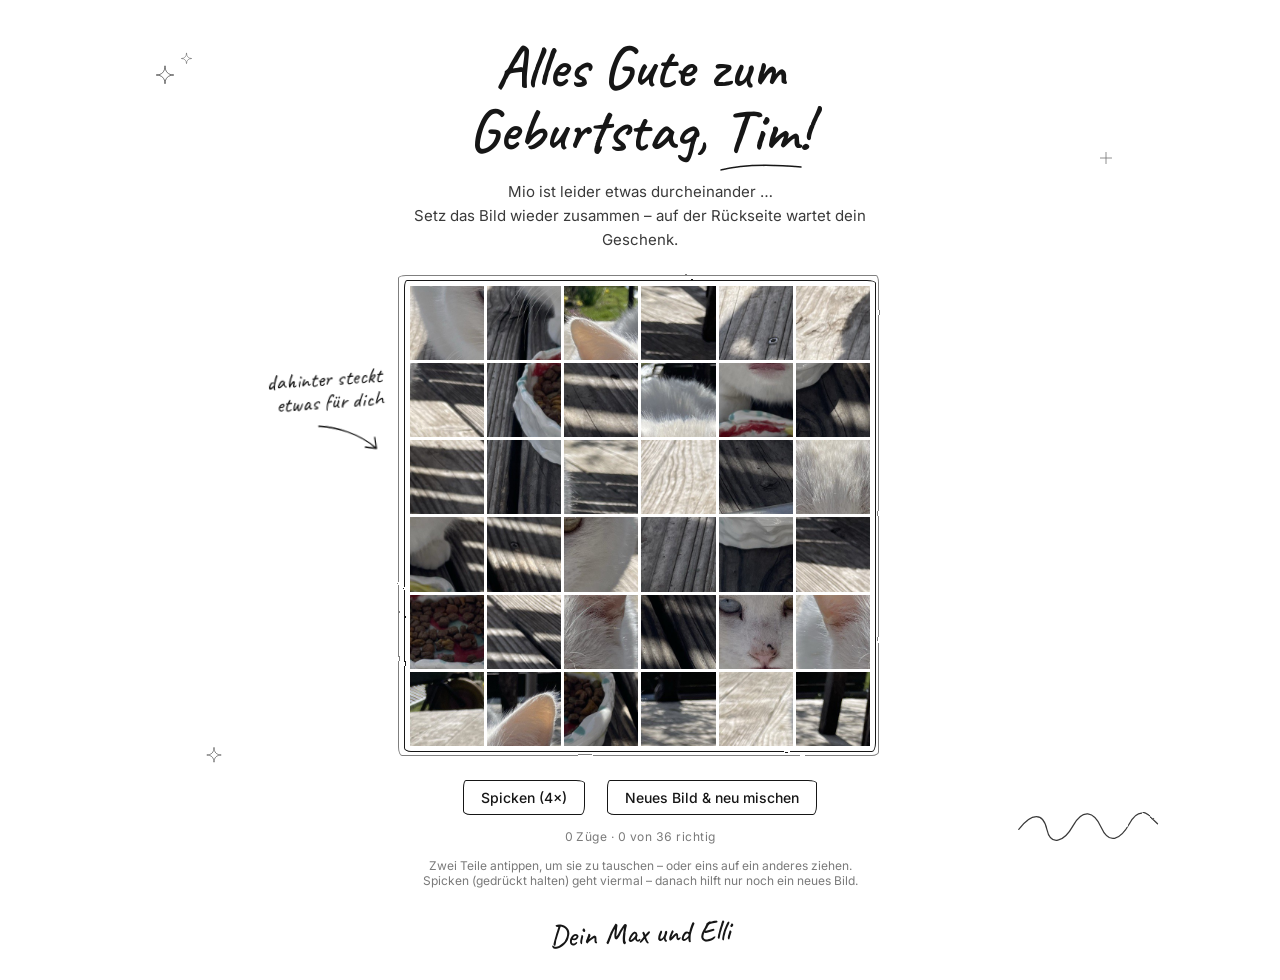
<file: tim_bday/index.html>
<!DOCTYPE html>
<html lang="de">
<head>
<meta charset="UTF-8">
<meta name="viewport" content="width=device-width, initial-scale=1.0, viewport-fit=cover">
<meta name="robots" content="noindex, nofollow">
<meta name="theme-color" content="#ffffff">
<title>Alles Gute zum Geburtstag, Tim!</title>
<style>
@font-face { font-family: 'Caveat'; font-weight: 400 700; font-display: swap; src: url('fonts/caveat-latin.woff2') format('woff2'); }
@font-face { font-family: 'Inter'; font-weight: 400; font-display: swap; src: url('../fonts/inter-v19-latin-regular.woff2') format('woff2'); }
@font-face { font-family: 'Inter'; font-weight: 500; font-display: swap; src: url('../fonts/inter-v19-latin-500.woff2') format('woff2'); }

:root {
    --paper: #ffffff;
    --ink: #161616;
    --ink-soft: #7a7a7a;
    --line: #d9d9d9;
    --pen: 'Caveat', 'Bradley Hand', cursive;
    --sans: 'Inter', -apple-system, BlinkMacSystemFont, 'Helvetica Neue', Arial, sans-serif;
    /* uneven radius = box drawn by hand */
    --wonky: 3px 9px 4px 7px / 8px 3px 9px 4px;
    --wonky-2: 8px 3px 7px 4px / 3px 8px 4px 9px;
}

* { box-sizing: border-box; -webkit-tap-highlight-color: transparent; }
html, body { margin: 0; min-height: 100%; }
body {
    background: var(--paper);
    color: var(--ink);
    font-family: var(--sans);
    -webkit-font-smoothing: antialiased;
    display: flex; flex-direction: column; align-items: center;
    padding: max(36px, env(safe-area-inset-top)) 16px max(32px, env(safe-area-inset-bottom));
    min-height: 100dvh;
    overflow-x: hidden;
    user-select: none; -webkit-user-select: none;
    position: relative;
}

/* ---- thin ink outline with a slight hand-drawn wobble ---- */
.sketch { position: relative; }
.sketch::before {
    content: ''; position: absolute; inset: -6px;
    border: 1.4px solid var(--ink);
    border-radius: var(--wonky);
    filter: url(#wobble);
    pointer-events: none;
}
.sketch.double::after {
    content: ''; position: absolute; inset: -11px -9px -10px -12px;
    border: 1px solid var(--ink);
    border-radius: var(--wonky-2);
    filter: url(#wobble);
    opacity: .55;
    pointer-events: none;
}

/* ---- header ---- */
header { text-align: center; margin: 0 0 34px; max-width: 460px; position: relative; z-index: 1; }
h1 {
    font-family: var(--pen); font-weight: 600;
    font-size: clamp(40px, 10.5vw, 60px); line-height: 1.05;
    margin: 0 0 18px;
}
h1 .name { position: relative; white-space: nowrap; }
h1 .name svg { position: absolute; left: -6%; bottom: -6px; width: 112%; height: 12px; overflow: visible; }
.sub { margin: 0; font-size: 15px; line-height: 1.6; color: #3a3a3a; }

.signature {
    font-family: var(--pen); font-weight: 500; font-size: 30px; line-height: 1;
    margin: 30px 0 0; transform: rotate(-2deg); position: relative; z-index: 1;
}

/* ---- flip card ---- */
.scene { width: min(84vw, 460px); aspect-ratio: 1; perspective: 1600px; position: relative; z-index: 1; }
.card {
    position: relative; width: 100%; height: 100%;
    transform-style: preserve-3d;
    transition: transform 1.2s cubic-bezier(.65, 0, .25, 1);
}
.card.flipped { transform: rotateY(180deg); }
.face {
    position: absolute; inset: 0;
    backface-visibility: hidden; -webkit-backface-visibility: hidden;
    background: var(--paper);
}
.back {
    transform: rotateY(180deg);
    display: flex; flex-direction: column; align-items: center; justify-content: center;
    padding: 6% 8%; gap: 3.2%;
    text-align: center;
}

/* ---- board ---- */
.board {
    width: 100%; height: 100%;
    display: grid; gap: 3px;
    background: var(--paper);
    touch-action: none;
    transition: gap .8s ease;
}
.board.solved { gap: 0; }
.tile {
    position: relative;
    background-repeat: no-repeat;
    cursor: grab;
    transition: transform .2s ease, opacity .2s ease, box-shadow .2s ease;
}
.board.solved .tile { cursor: default; }
.tile.selected { transform: scale(.9); box-shadow: 0 0 0 1.5px var(--paper), 0 0 0 3px var(--ink); z-index: 2; }
.tile.dragging {
    z-index: 10; transition: none; cursor: grabbing;
    box-shadow: 0 0 0 1.5px var(--paper), 0 0 0 3px var(--ink), 0 14px 28px rgba(0,0,0,.18);
}
.tile.drop-target { opacity: .55; }
.tile.correct-pop { animation: settle .5s ease; }
@keyframes settle { 0%, 100% { transform: scale(1); } 45% { transform: scale(.94); } }

/* ---- back side ---- */
.back .label { font-size: 10.5px; font-weight: 500; letter-spacing: .22em; text-transform: uppercase; color: var(--ink-soft); }
.back h2 { font-family: var(--pen); font-weight: 600; margin: -1% 0 1%; font-size: clamp(32px, 8.5vw, 46px); line-height: 1; }
.back .qr { width: 46%; aspect-ratio: 1; padding: 2.5%; }
.back .qr::before { inset: -2px; }
.back .qr svg { width: 100%; height: 100%; display: block; }
.code {
    font-family: ui-monospace, 'SF Mono', Menlo, monospace;
    font-size: clamp(12px, 3.4vw, 15px); font-weight: 500; letter-spacing: .08em;
    background: none; color: var(--ink); border: none;
    padding: 4px 10px; cursor: pointer;
    user-select: all; -webkit-user-select: all;
}
.code::before { inset: -2px; border-style: dashed; border-width: 1px; }
.back .hint { font-size: 12px; color: var(--ink-soft); margin: 0; line-height: 1.5; }

/* ---- controls ---- */
.bar { display: flex; flex-direction: column; align-items: center; gap: 14px; margin-top: 34px; position: relative; z-index: 1; }
.bar.hidden { visibility: hidden; }
.actions { display: flex; gap: 14px 22px; align-items: center; flex-wrap: wrap; justify-content: center; }
.stat { font-size: 12px; letter-spacing: .04em; color: var(--ink-soft); font-variant-numeric: tabular-nums; }
.btn {
    font-family: var(--sans); font-size: 14px; font-weight: 500;
    color: var(--ink); background: var(--paper);
    border: none; padding: 9px 18px; cursor: pointer;
    text-decoration: none; display: inline-block;
    transition: background .15s, color .15s;
}
.btn::before { inset: 0; }
.btn:hover { background: #f4f4f4; }
.btn:active { transform: translateY(1px); }
.btn.solid { background: var(--ink); color: var(--paper); border-radius: var(--wonky-2); }
.btn:disabled { color: var(--ink-soft); cursor: default; background: var(--paper); }
.btn:disabled::before { border-style: dashed; opacity: .5; }
.hint-line { font-size: 12px; color: var(--ink-soft); margin: 0; text-align: center; }

.peek {
    position: absolute; inset: 0;
    background-size: cover; opacity: 0; pointer-events: none; transition: opacity .25s;
    z-index: 20;
}
.peek.on { opacity: 1; }

/* ---- margin marks ---- */
.marks { position: absolute; inset: 0; pointer-events: none; z-index: 0; overflow: hidden; }
.mark {
    position: absolute; fill: none; stroke: var(--ink); stroke-width: 1.3;
    stroke-linecap: round; stroke-linejoin: round;
    filter: url(#wobble);
    opacity: .85;
}
@media (max-width: 640px) { .mark.wide-only { display: none; } }

/* margin note with arrow, pointing at the board */
.note {
    position: absolute; z-index: 1; pointer-events: none;
    font-family: var(--pen); font-size: 22px; line-height: 1.05; color: var(--ink);
    right: calc(100% + 26px); top: 18%; width: 150px; text-align: right;
    transform: rotate(-4deg);
}
.note svg { display: block; margin: 6px 0 0 auto; width: 70px; height: 40px; fill: none; stroke: var(--ink); stroke-width: 1.3; stroke-linecap: round; filter: url(#wobble); }
@media (max-width: 860px) { .note { display: none; } }

#confetti { position: fixed; inset: 0; pointer-events: none; z-index: 50; }
</style>
</head>
<body>

<!-- wobble filter: gives straight lines a slight pen-on-paper unevenness -->
<svg width="0" height="0" style="position:absolute" aria-hidden="true">
    <filter id="wobble">
        <feTurbulence type="fractalNoise" baseFrequency="0.04" numOctaves="2" seed="7" result="n"/>
        <feDisplacementMap in="SourceGraphic" in2="n" scale="2" xChannelSelector="R" yChannelSelector="G"/>
    </filter>
</svg>

<div class="marks" aria-hidden="true">
    <svg class="mark" viewBox="0 0 40 40" style="width:22px; left:12%; top:64px">
        <path d="M20 4c0 10 6 16 16 16-10 0-16 6-16 16 0-10-6-16-16-16 10 0 16-6 16-16z"/>
    </svg>
    <svg class="mark" viewBox="0 0 40 40" style="width:13px; left:calc(12% + 26px); top:52px">
        <path d="M20 4c0 10 6 16 16 16-10 0-16 6-16 16 0-10-6-16-16-16 10 0 16-6 16-16z"/>
    </svg>
    <svg class="mark" viewBox="0 0 40 40" style="width:16px; right:13%; top:150px">
        <path d="M20 6v28M6 20h28"/>
    </svg>
    <svg class="mark wide-only" viewBox="0 0 160 40" style="width:150px; right:9%; bottom:14%">
        <path d="M4 26c14-18 26-18 30 0s18 14 28-4 22-16 30 2 20 14 30-4 18-12 30 0"/>
    </svg>
    <svg class="mark wide-only" viewBox="0 0 40 40" style="width:18px; left:16%; bottom:22%">
        <path d="M20 4c0 10 6 16 16 16-10 0-16 6-16 16 0-10-6-16-16-16 10 0 16-6 16-16z"/>
    </svg>
</div>

<header>
    <h1>Alles Gute zum Geburtstag, <span class="name"><span class="js-name"></span><svg viewBox="0 0 200 12" preserveAspectRatio="none"><path d="M4 8c46-5 110-6 192-3" fill="none" stroke="#161616" stroke-width="1.6" stroke-linecap="round" style="filter:url(#wobble)"/></svg></span>!</h1>
    <p class="sub" id="sub"><span class="js-cat"></span> ist leider etwas durcheinander …<br>Setz das Bild wieder zusammen – auf der Rückseite wartet dein Geschenk.</p>
</header>

<div class="scene">
    <div class="note" id="note">dahinter steckt<br>etwas für dich
        <svg viewBox="0 0 70 40"><path d="M4 6c18 2 40 10 56 26M60 32l-1-11M60 32l-11-2"/></svg>
    </div>
    <div class="card" id="card">
        <div class="face front sketch double">
            <div class="board" id="board"></div>
            <div class="peek" id="peek"></div>
        </div>
        <div class="face back sketch double">
            <span class="label">Apple Gift Card</span>
            <h2>Für dich.</h2>
            <div class="qr sketch" id="qr"></div>
            <button class="code sketch" id="code" title="Zum Kopieren antippen"></button>
            <p class="hint" id="hint">QR-Code mit der Kamera scannen oder Code antippen zum Kopieren.</p>
            <a class="btn solid" id="redeem" target="_blank" rel="noopener">Im App Store einlösen</a>
        </div>
    </div>
</div>

<div class="bar" id="bar">
    <div class="actions">
        <button class="btn sketch" id="peekBtn">Spicken (4×)</button>
        <button class="btn sketch" id="shuffleBtn">Neues Bild &amp; neu mischen</button>
    </div>
    <span class="stat" id="moves">0 Züge</span>
    <p class="hint-line">Zwei Teile antippen, um sie zu tauschen – oder eins auf ein anderes ziehen.<br>Spicken (gedrückt halten) geht viermal – danach hilft nur noch ein neues Bild.</p>
</div>

<p class="signature">Dein Max und Elli</p>

<canvas id="confetti"></canvas>

<script src="qrcode.min.js"></script>
<script>
/* =========================== CONFIG ===================================== */
const CONFIG = {
    name: 'Tim',
    cat: 'Mio',
    images: ['mio-1.jpg', 'mio-2.jpg', 'mio-3.jpg'],   // square photos, one is picked per round
    grid: 6,           // 6 = 36 pieces
    peeks: 4,          // peeks per round; afterwards only "new picture" helps
    // Gift card link + code from the email, lightly scrambled so they aren't
    // readable in the page source: btoa(JSON.stringify({link, code}).split('').reverse().join(''))
    secret: 'fSI3V1FSIDRKRk0gSDhRVyBYVEtYIjoiZWRvYyIsIiI6ImtuaWwiew==',
};
/* ======================================================================== */

const N = CONFIG.grid;
const board = document.getElementById('board');
const movesEl = document.getElementById('moves');
const sub = document.getElementById('sub');
let order = [];          // order[slot] = piece index
let moves = 0;
let selected = null;
let solved = false;
let imgURL = '';
let imgIndex = -1;
let peeksLeft = CONFIG.peeks;

document.querySelectorAll('.js-name').forEach(el => el.textContent = CONFIG.name);
document.querySelectorAll('.js-cat').forEach(el => el.textContent = CONFIG.cat);
document.title = `Alles Gute zum Geburtstag, ${CONFIG.name}!`;

// ---- image: crop to a square so pieces line up for any photo ----
function loadImage(src) {
    return new Promise(resolve => {
        const img = new Image();
        img.onload = () => {
            const w = img.naturalWidth, h = img.naturalHeight, s = Math.min(w, h);
            const size = Math.min(s, 1200);
            const c = document.createElement('canvas');
            c.width = c.height = size;
            c.getContext('2d').drawImage(img, (w - s) / 2, (h - s) / 2, s, s, 0, 0, size, size);
            try { resolve(c.toDataURL('image/jpeg', 0.9)); } catch { resolve(src); }
        };
        img.onerror = () => resolve(placeholder());
        img.src = src;
    });
}

function placeholder() {
    const c = document.createElement('canvas');
    c.width = c.height = 800;
    const g = c.getContext('2d');
    g.fillStyle = '#eee'; g.fillRect(0, 0, 800, 800);
    return c.toDataURL();
}

// ---- board ----
function render() {
    board.style.gridTemplateColumns = `repeat(${N}, 1fr)`;
    board.innerHTML = '';
    order.forEach((piece, slot) => {
        const t = document.createElement('div');
        t.className = 'tile';
        t.dataset.slot = slot;
        paintTile(t, piece);
        board.appendChild(t);
    });
}

function paintTile(t, piece) {
    const r = Math.floor(piece / N), c = piece % N;
    t.style.backgroundImage = `url(${imgURL})`;
    t.style.backgroundSize = `${N * 100}% ${N * 100}%`;
    t.style.backgroundPosition = `${(c / (N - 1)) * 100}% ${(r / (N - 1)) * 100}%`;
}

function shuffle() {
    order = [...Array(N * N).keys()];
    do {
        for (let i = order.length - 1; i > 0; i--) {
            const j = Math.floor(Math.random() * (i + 1));
            [order[i], order[j]] = [order[j], order[i]];
        }
    } while (order.some((p, i) => p === i));   // no piece starts in its correct spot
    moves = 0; selected = null; solved = false;
    updateMoves();
    render();
}

function swap(a, b) {
    if (a === b) return;
    [order[a], order[b]] = [order[b], order[a]];
    const tiles = board.children;
    paintTile(tiles[a], order[a]);
    paintTile(tiles[b], order[b]);
    for (const s of [a, b]) {
        if (order[s] === s) {
            tiles[s].classList.remove('correct-pop'); void tiles[s].offsetWidth;
            tiles[s].classList.add('correct-pop');
        }
    }
    moves++; updateMoves();
    if (order.every((p, i) => p === i)) win();
}

function updateMoves() {
    const right = order.filter((p, i) => p === i).length;
    movesEl.textContent = `${moves} ${moves === 1 ? 'Zug' : 'Züge'}  ·  ${right} von ${N * N} richtig`;
}

// ---- input: tap-to-swap and drag-to-swap via pointer events ----
let drag = null;

board.addEventListener('pointerdown', e => {
    const t = e.target.closest('.tile');
    if (!t || solved) return;
    t.setPointerCapture(e.pointerId);
    drag = { t, slot: +t.dataset.slot, x: e.clientX, y: e.clientY, moved: false, over: null };
});

board.addEventListener('pointermove', e => {
    if (!drag) return;
    const dx = e.clientX - drag.x, dy = e.clientY - drag.y;
    if (!drag.moved && Math.hypot(dx, dy) < 8) return;
    if (!drag.moved) {
        drag.moved = true;
        clearSelection();
        drag.t.classList.add('dragging');
    }
    drag.t.style.transform = `translate(${dx}px, ${dy}px) scale(1.04)`;
    const over = tileAt(e.clientX, e.clientY);
    if (over !== drag.over) {
        drag.over?.classList.remove('drop-target');
        drag.over = over && over !== drag.t ? over : null;
        drag.over?.classList.add('drop-target');
    }
});

function endDrag(e) {
    if (!drag) return;
    const { t, slot, moved, over } = drag;
    drag = null;
    t.classList.remove('dragging');
    t.style.transform = '';
    over?.classList.remove('drop-target');
    if (e.type === 'pointercancel') return;
    if (moved) {
        if (over) swap(slot, +over.dataset.slot);
        return;
    }
    // tap
    if (selected === null) {
        selected = slot; t.classList.add('selected');
    } else if (selected === slot) {
        clearSelection();
    } else {
        const a = selected; clearSelection(); swap(a, slot);
    }
}
board.addEventListener('pointerup', endDrag);
board.addEventListener('pointercancel', endDrag);

function tileAt(x, y) {
    // the dragged tile follows the finger, so look underneath it
    return document.elementsFromPoint(x, y)
        .find(el => el.classList?.contains('tile') && !el.classList.contains('dragging')) || null;
}

function clearSelection() {
    if (selected !== null) board.children[selected]?.classList.remove('selected');
    selected = null;
}

// ---- peek: limited per round ----
const peek = document.getElementById('peek');
const peekBtn = document.getElementById('peekBtn');
const shuffleBtn = document.getElementById('shuffleBtn');

function updatePeekBtn() {
    peekBtn.disabled = peeksLeft === 0;
    peekBtn.textContent = peeksLeft > 0 ? `Spicken (${peeksLeft}×)` : 'Nicht mehr spicken';
    shuffleBtn.classList.toggle('solid', peeksLeft === 0);
}

const peekOn = () => {
    if (solved || peeksLeft === 0 || peek.classList.contains('on')) return;
    peeksLeft--;
    peek.classList.add('on');
};
const peekOff = () => {
    if (!peek.classList.contains('on')) return;
    peek.classList.remove('on');
    updatePeekBtn();
};
peekBtn.addEventListener('pointerdown', peekOn);
['pointerup', 'pointerleave', 'pointercancel'].forEach(ev => peekBtn.addEventListener(ev, peekOff));
peekBtn.addEventListener('contextmenu', e => e.preventDefault());

// new round: a different photo of the cat, fresh shuffle, peeks refilled
async function newRound() {
    const imgs = CONFIG.images;
    let next = Math.floor(Math.random() * imgs.length);
    if (imgs.length > 1) while (next === imgIndex) next = Math.floor(Math.random() * imgs.length);
    imgIndex = next;
    imgURL = await loadImage(imgs[imgIndex]);
    peek.style.backgroundImage = `url(${imgURL})`;
    peeksLeft = CONFIG.peeks;
    updatePeekBtn();
    shuffle();
}

shuffleBtn.addEventListener('click', () => {
    if (!solved && (moves === 0 || confirm('Neu mischen mit einem neuen Bild? Der Fortschritt geht verloren.'))) newRound();
});

// ---- win ----
function revealPrize() {
    const { link, code } = JSON.parse(atob(CONFIG.secret).split('').reverse().join(''));
    const url = link || `https://apps.apple.com/redeem?code=${code.replace(/\s/g, "")}`;
    const qr = qrcode(0, 'M');
    qr.addData(url);
    qr.make();
    document.getElementById('qr').innerHTML = qr.createSvgTag({ cellSize: 4, margin: 0, scalable: true });
    document.getElementById('redeem').href = url;
    const btn = document.getElementById('code');
    btn.textContent = code;
    btn.onclick = async () => {
        try {
            await navigator.clipboard.writeText(code.replace(/[\s-]/g, ''));
            document.getElementById('hint').textContent = 'Kopiert.';
        } catch {}
    };
}

function win() {
    solved = true;
    clearSelection();
    revealPrize();
    board.classList.add('solved');
    document.getElementById('bar').classList.add('hidden');
    document.getElementById('note').style.visibility = 'hidden';
    sub.textContent = `Da ist ${CONFIG.cat} ja wieder. Gelöst in ${moves} Zügen.`;
    setTimeout(() => {
        document.getElementById('card').classList.add('flipped');
        sub.innerHTML = `Alles Gute zum Geburtstag, ${CONFIG.name}.<br>Hoffentlich findest du etwas Gutes für dich hier!`;
        setTimeout(confetti, 700);
    }, 2200);
}

// ---- confetti: a quiet drift of thin ink marks ----
function confetti() {
    const cv = document.getElementById('confetti');
    const ctx = cv.getContext('2d');
    const dpr = window.devicePixelRatio || 1;
    cv.width = innerWidth * dpr; cv.height = innerHeight * dpr;
    ctx.scale(dpr, dpr);
    ctx.strokeStyle = '#161616';
    ctx.lineWidth = 1.2; ctx.lineCap = 'round'; ctx.lineJoin = 'round';
    const shapes = ['sparkle', 'plus', 'dash', 'ring'];
    const parts = Array.from({ length: 46 }, () => ({
        x: Math.random() * innerWidth,
        y: -20 - Math.random() * innerHeight * .6,
        vy: .7 + Math.random() * 1.1,
        sway: Math.random() * Math.PI * 2,
        s: 4 + Math.random() * 5,
        r: Math.random() * Math.PI, vr: (Math.random() - .5) * .02,
        k: shapes[Math.floor(Math.random() * shapes.length)],
    }));
    const draw = (p) => {
        const s = p.s;
        ctx.beginPath();
        if (p.k === 'sparkle') {
            ctx.moveTo(0, -s);
            ctx.quadraticCurveTo(0, 0, s, 0); ctx.quadraticCurveTo(0, 0, 0, s);
            ctx.quadraticCurveTo(0, 0, -s, 0); ctx.quadraticCurveTo(0, 0, 0, -s);
        } else if (p.k === 'plus') {
            ctx.moveTo(-s * .7, 0); ctx.lineTo(s * .7, 0); ctx.moveTo(0, -s * .7); ctx.lineTo(0, s * .7);
        } else if (p.k === 'dash') {
            ctx.moveTo(-s, 0); ctx.quadraticCurveTo(0, -s * .4, s, 0);
        } else {
            ctx.arc(0, 0, s * .45, 0, Math.PI * 2);
        }
        ctx.stroke();
    };
    const start = performance.now();
    (function frame(now) {
        const t = now - start;
        ctx.clearRect(0, 0, innerWidth, innerHeight);
        ctx.globalAlpha = t > 6000 ? Math.max(0, 1 - (t - 6000) / 1500) : 1;
        for (const p of parts) {
            p.y += p.vy; p.sway += .02; p.r += p.vr;
            ctx.save(); ctx.translate(p.x + Math.sin(p.sway) * 14, p.y); ctx.rotate(p.r); draw(p); ctx.restore();
        }
        if (t < 7500) requestAnimationFrame(frame);
        else ctx.clearRect(0, 0, innerWidth, innerHeight);
    })(start);
}

// ---- go ----
newRound();
</script>
</body>
</html>
</file>
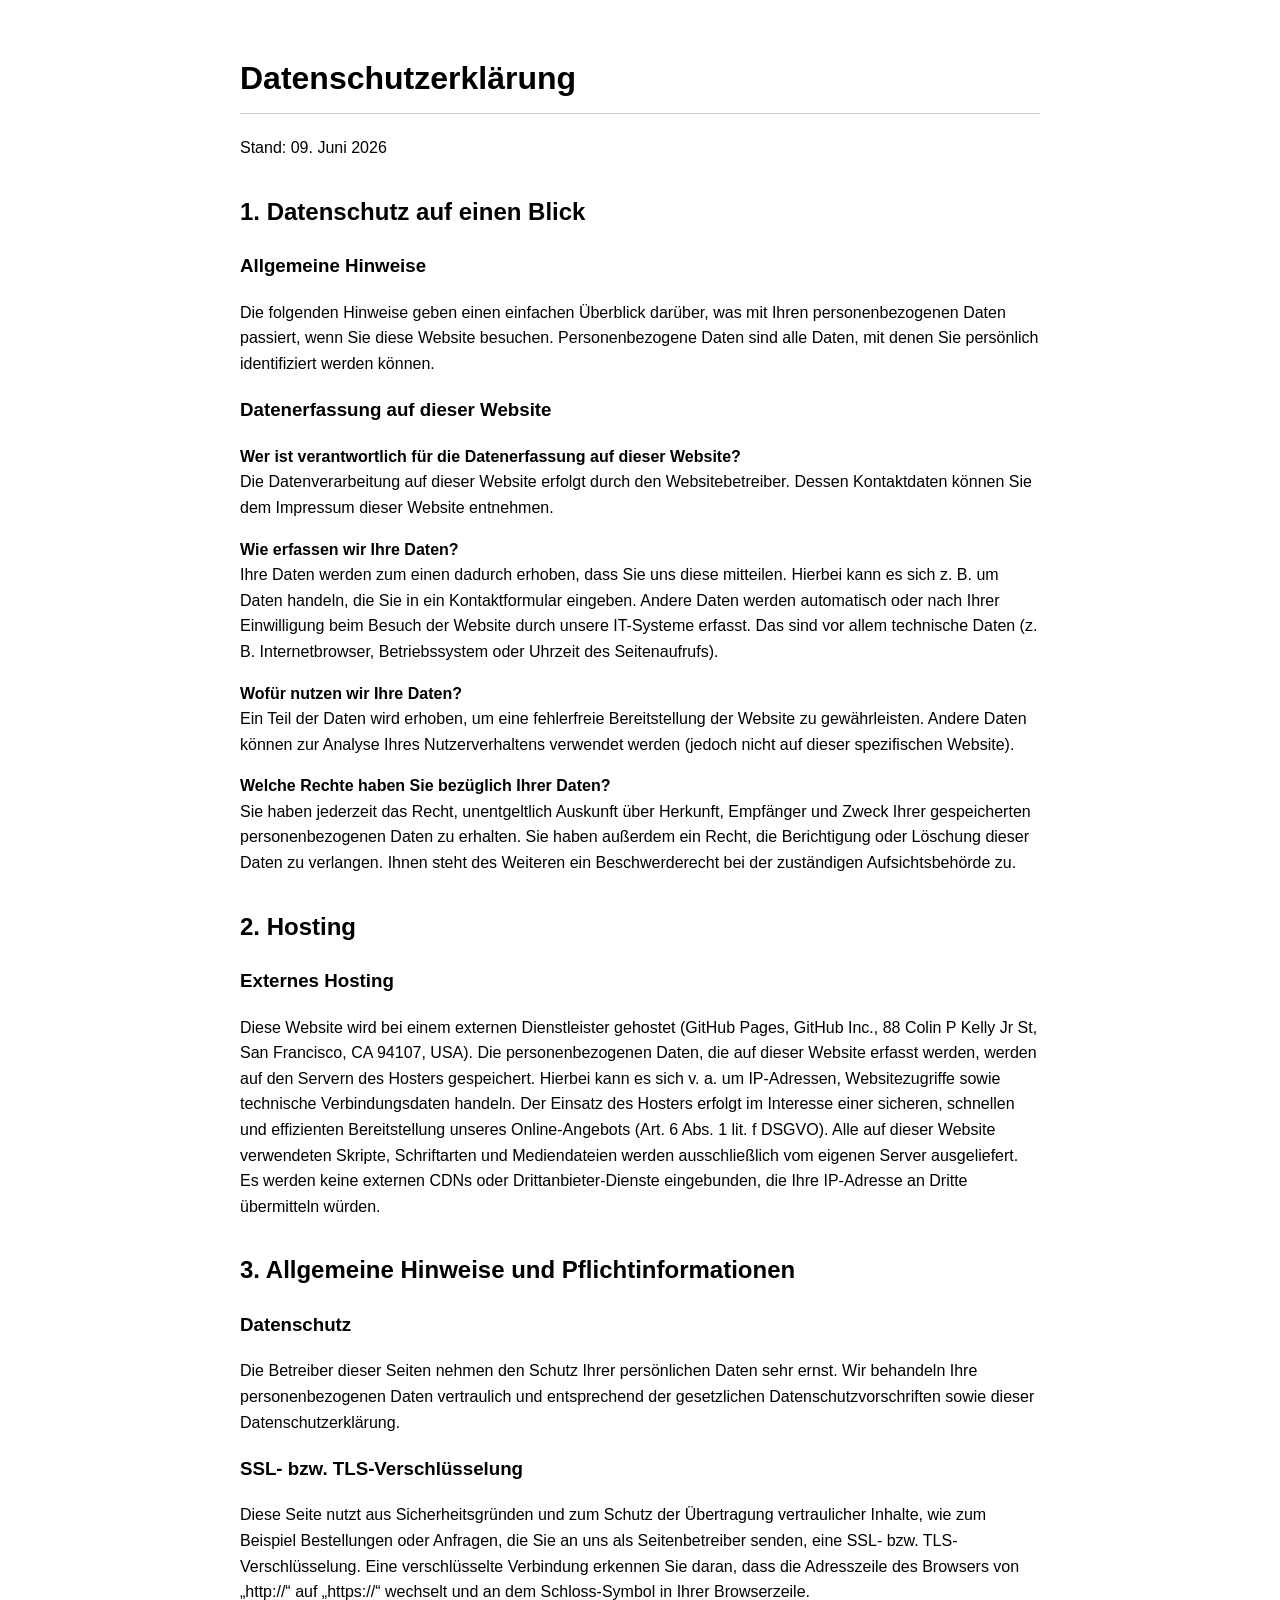
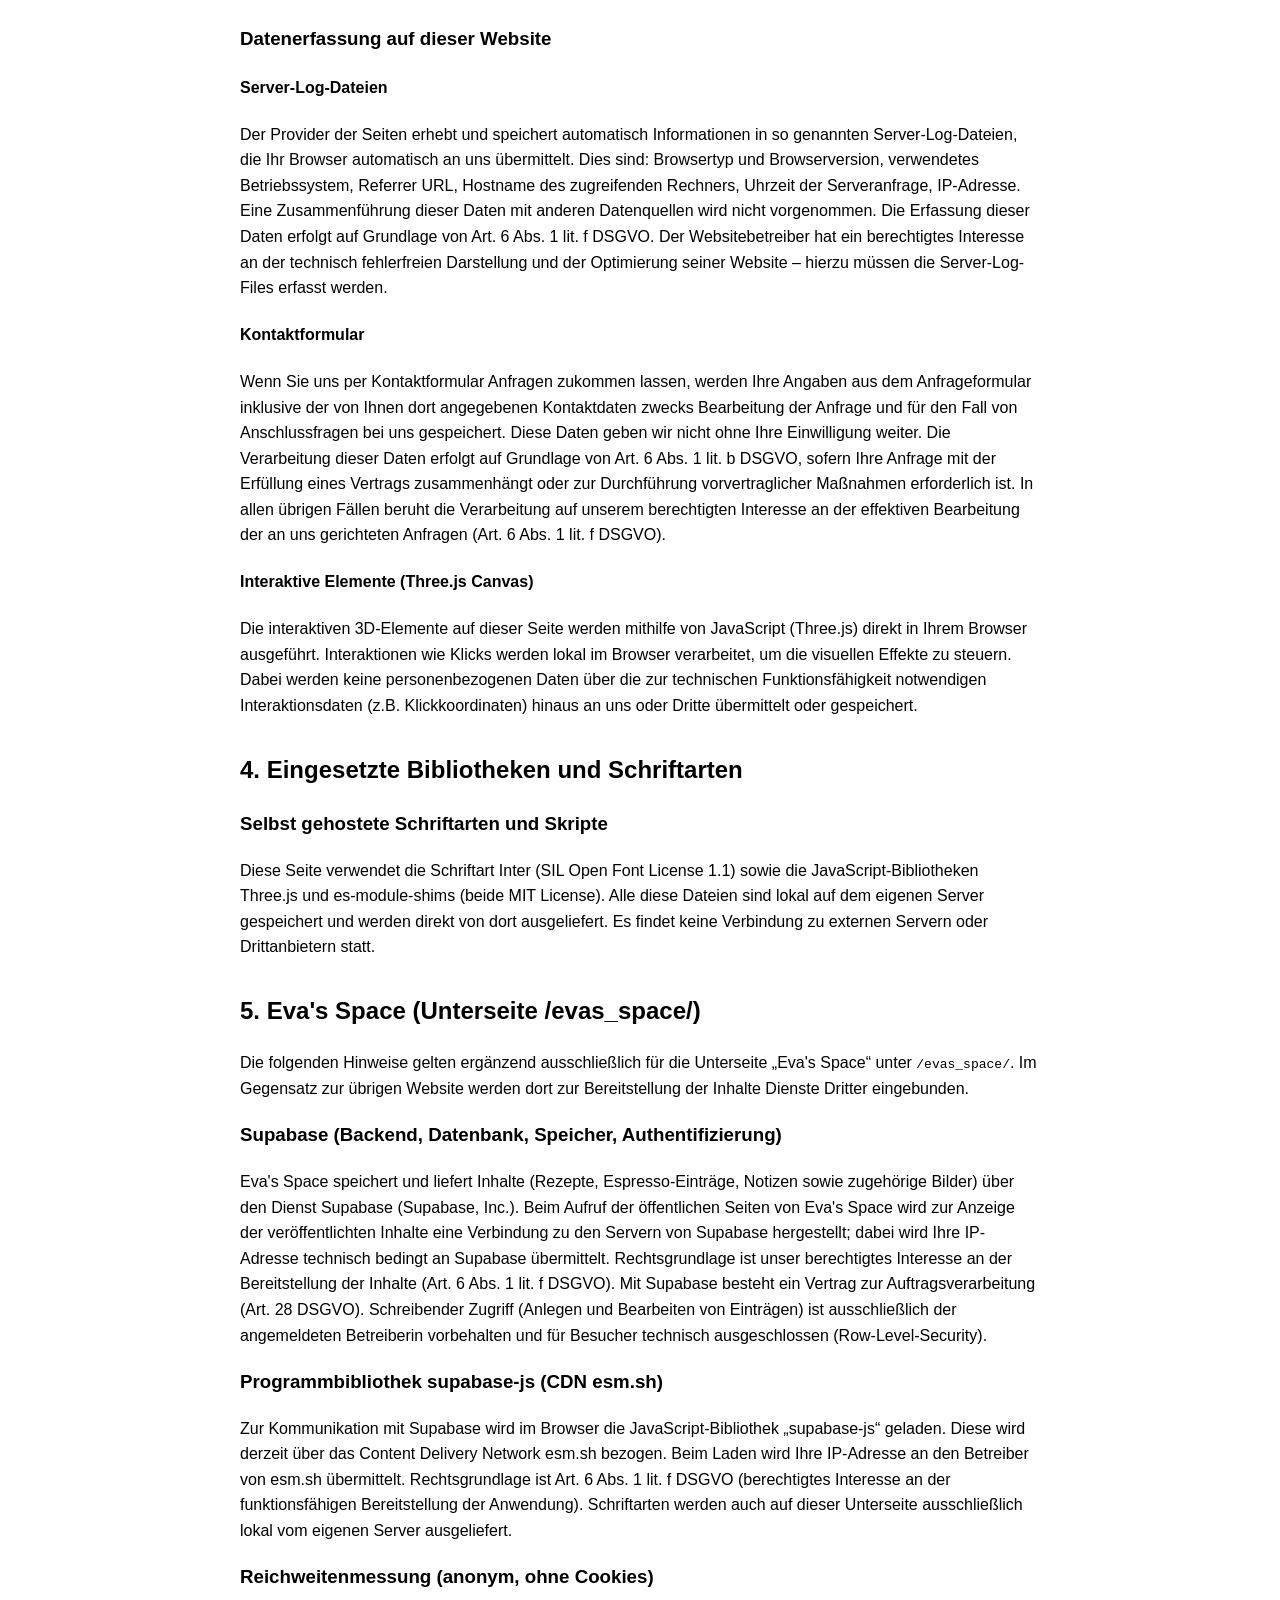
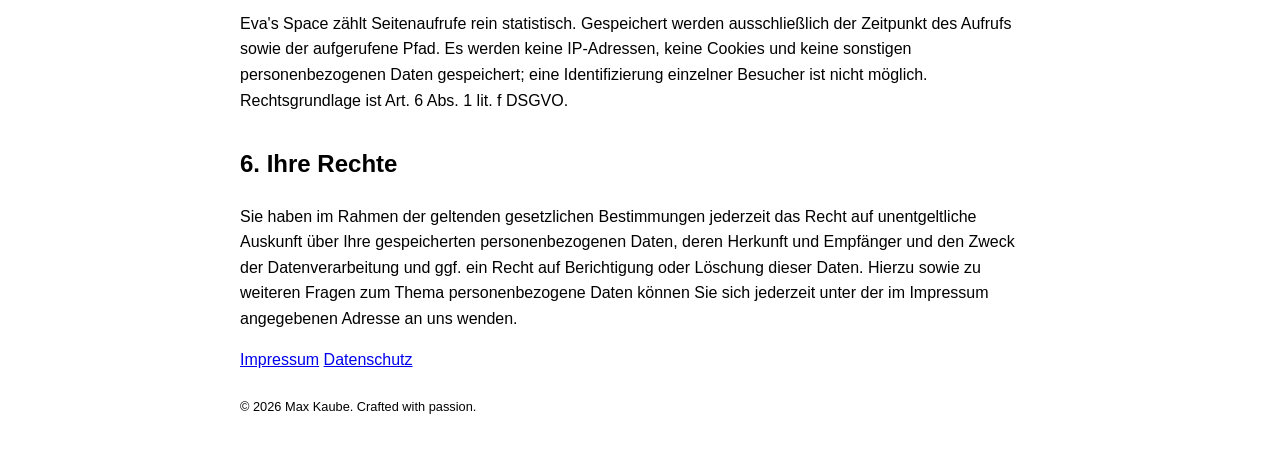
<file: datenschutz.html>
<!DOCTYPE html>
<html lang="de">
<head>
    <meta charset="UTF-8">
    <meta name="viewport" content="width=device-width, initial-scale=1.0">
    <title>Datenschutzerklärung</title>
    <style>
        body {
            font-family: -apple-system, BlinkMacSystemFont, "Segoe UI", Roboto, Helvetica, Arial, sans-serif;
            line-height: 1.6;
            color: #000;
            background-color: #fff;
            max-width: 800px;
            margin: 0 auto;
            padding: 2rem;
        }
        h1 {
            border-bottom: 1px solid #ccc;
            padding-bottom: 0.5rem;
        }
        h2 {
            margin-top: 2rem;
        }
    </style>
</head>
<body>
    <h1>Datenschutzerklärung</h1>
    <p>Stand: 09. Juni 2026</p>

    <h2>1. Datenschutz auf einen Blick</h2>
    <h3>Allgemeine Hinweise</h3>
    <p>Die folgenden Hinweise geben einen einfachen Überblick darüber, was mit Ihren personenbezogenen Daten passiert, wenn Sie diese Website besuchen. Personenbezogene Daten sind alle Daten, mit denen Sie persönlich identifiziert werden können.</p>
    
    <h3>Datenerfassung auf dieser Website</h3>
    <p><strong>Wer ist verantwortlich für die Datenerfassung auf dieser Website?</strong><br>Die Datenverarbeitung auf dieser Website erfolgt durch den Websitebetreiber. Dessen Kontaktdaten können Sie dem Impressum dieser Website entnehmen.</p>
    <p><strong>Wie erfassen wir Ihre Daten?</strong><br>Ihre Daten werden zum einen dadurch erhoben, dass Sie uns diese mitteilen. Hierbei kann es sich z. B. um Daten handeln, die Sie in ein Kontaktformular eingeben. Andere Daten werden automatisch oder nach Ihrer Einwilligung beim Besuch der Website durch unsere IT-Systeme erfasst. Das sind vor allem technische Daten (z. B. Internetbrowser, Betriebssystem oder Uhrzeit des Seitenaufrufs).</p>
    <p><strong>Wofür nutzen wir Ihre Daten?</strong><br>Ein Teil der Daten wird erhoben, um eine fehlerfreie Bereitstellung der Website zu gewährleisten. Andere Daten können zur Analyse Ihres Nutzerverhaltens verwendet werden (jedoch nicht auf dieser spezifischen Website).</p>
    <p><strong>Welche Rechte haben Sie bezüglich Ihrer Daten?</strong><br>Sie haben jederzeit das Recht, unentgeltlich Auskunft über Herkunft, Empfänger und Zweck Ihrer gespeicherten personenbezogenen Daten zu erhalten. Sie haben außerdem ein Recht, die Berichtigung oder Löschung dieser Daten zu verlangen. Ihnen steht des Weiteren ein Beschwerderecht bei der zuständigen Aufsichtsbehörde zu.</p>

    <h2>2. Hosting</h2>
    <h3>Externes Hosting</h3>
    <p>Diese Website wird bei einem externen Dienstleister gehostet (GitHub Pages, GitHub Inc., 88 Colin P Kelly Jr St, San Francisco, CA 94107, USA). Die personenbezogenen Daten, die auf dieser Website erfasst werden, werden auf den Servern des Hosters gespeichert. Hierbei kann es sich v. a. um IP-Adressen, Websitezugriffe sowie technische Verbindungsdaten handeln. Der Einsatz des Hosters erfolgt im Interesse einer sicheren, schnellen und effizienten Bereitstellung unseres Online-Angebots (Art. 6 Abs. 1 lit. f DSGVO). Alle auf dieser Website verwendeten Skripte, Schriftarten und Mediendateien werden ausschließlich vom eigenen Server ausgeliefert. Es werden keine externen CDNs oder Drittanbieter-Dienste eingebunden, die Ihre IP-Adresse an Dritte übermitteln würden.</p>
    
    <h2>3. Allgemeine Hinweise und Pflichtinformationen</h2>
    <h3>Datenschutz</h3>
    <p>Die Betreiber dieser Seiten nehmen den Schutz Ihrer persönlichen Daten sehr ernst. Wir behandeln Ihre personenbezogenen Daten vertraulich und entsprechend der gesetzlichen Datenschutzvorschriften sowie dieser Datenschutzerklärung.</p>
    
    <h3>SSL- bzw. TLS-Verschlüsselung</h3>
    <p>Diese Seite nutzt aus Sicherheitsgründen und zum Schutz der Übertragung vertraulicher Inhalte, wie zum Beispiel Bestellungen oder Anfragen, die Sie an uns als Seitenbetreiber senden, eine SSL- bzw. TLS-Verschlüsselung. Eine verschlüsselte Verbindung erkennen Sie daran, dass die Adresszeile des Browsers von „http://“ auf „https://“ wechselt und an dem Schloss-Symbol in Ihrer Browserzeile.</p>

    <h3>Datenerfassung auf dieser Website</h3>
    <h4>Server-Log-Dateien</h4>
    <p>Der Provider der Seiten erhebt und speichert automatisch Informationen in so genannten Server-Log-Dateien, die Ihr Browser automatisch an uns übermittelt. Dies sind: Browsertyp und Browserversion, verwendetes Betriebssystem, Referrer URL, Hostname des zugreifenden Rechners, Uhrzeit der Serveranfrage, IP-Adresse. Eine Zusammenführung dieser Daten mit anderen Datenquellen wird nicht vorgenommen. Die Erfassung dieser Daten erfolgt auf Grundlage von Art. 6 Abs. 1 lit. f DSGVO. Der Websitebetreiber hat ein berechtigtes Interesse an der technisch fehlerfreien Darstellung und der Optimierung seiner Website – hierzu müssen die Server-Log-Files erfasst werden.</p>

    <h4>Kontaktformular</h4>
    <p>Wenn Sie uns per Kontaktformular Anfragen zukommen lassen, werden Ihre Angaben aus dem Anfrageformular inklusive der von Ihnen dort angegebenen Kontaktdaten zwecks Bearbeitung der Anfrage und für den Fall von Anschlussfragen bei uns gespeichert. Diese Daten geben wir nicht ohne Ihre Einwilligung weiter. Die Verarbeitung dieser Daten erfolgt auf Grundlage von Art. 6 Abs. 1 lit. b DSGVO, sofern Ihre Anfrage mit der Erfüllung eines Vertrags zusammenhängt oder zur Durchführung vorvertraglicher Maßnahmen erforderlich ist. In allen übrigen Fällen beruht die Verarbeitung auf unserem berechtigten Interesse an der effektiven Bearbeitung der an uns gerichteten Anfragen (Art. 6 Abs. 1 lit. f DSGVO).</p>

    <h4>Interaktive Elemente (Three.js Canvas)</h4>
    <p>Die interaktiven 3D-Elemente auf dieser Seite werden mithilfe von JavaScript (Three.js) direkt in Ihrem Browser ausgeführt. Interaktionen wie Klicks werden lokal im Browser verarbeitet, um die visuellen Effekte zu steuern. Dabei werden keine personenbezogenen Daten über die zur technischen Funktionsfähigkeit notwendigen Interaktionsdaten (z.B. Klickkoordinaten) hinaus an uns oder Dritte übermittelt oder gespeichert.</p>

    <h2>4. Eingesetzte Bibliotheken und Schriftarten</h2>
    <h3>Selbst gehostete Schriftarten und Skripte</h3>
    <p>Diese Seite verwendet die Schriftart Inter (SIL Open Font License 1.1) sowie die JavaScript-Bibliotheken Three.js und es-module-shims (beide MIT License). Alle diese Dateien sind lokal auf dem eigenen Server gespeichert und werden direkt von dort ausgeliefert. Es findet keine Verbindung zu externen Servern oder Drittanbietern statt.</p>

    <h2>5. Eva's Space (Unterseite /evas_space/)</h2>
    <p>Die folgenden Hinweise gelten ergänzend ausschließlich für die Unterseite „Eva's Space“ unter <code>/evas_space/</code>. Im Gegensatz zur übrigen Website werden dort zur Bereitstellung der Inhalte Dienste Dritter eingebunden.</p>
    <h3>Supabase (Backend, Datenbank, Speicher, Authentifizierung)</h3>
    <p>Eva's Space speichert und liefert Inhalte (Rezepte, Espresso-Einträge, Notizen sowie zugehörige Bilder) über den Dienst Supabase (Supabase, Inc.). Beim Aufruf der öffentlichen Seiten von Eva's Space wird zur Anzeige der veröffentlichten Inhalte eine Verbindung zu den Servern von Supabase hergestellt; dabei wird Ihre IP-Adresse technisch bedingt an Supabase übermittelt. Rechtsgrundlage ist unser berechtigtes Interesse an der Bereitstellung der Inhalte (Art. 6 Abs. 1 lit. f DSGVO). Mit Supabase besteht ein Vertrag zur Auftragsverarbeitung (Art. 28 DSGVO). Schreibender Zugriff (Anlegen und Bearbeiten von Einträgen) ist ausschließlich der angemeldeten Betreiberin vorbehalten und für Besucher technisch ausgeschlossen (Row-Level-Security).</p>
    <h3>Programmbibliothek supabase-js (CDN esm.sh)</h3>
    <p>Zur Kommunikation mit Supabase wird im Browser die JavaScript-Bibliothek „supabase-js“ geladen. Diese wird derzeit über das Content Delivery Network esm.sh bezogen. Beim Laden wird Ihre IP-Adresse an den Betreiber von esm.sh übermittelt. Rechtsgrundlage ist Art. 6 Abs. 1 lit. f DSGVO (berechtigtes Interesse an der funktionsfähigen Bereitstellung der Anwendung). Schriftarten werden auch auf dieser Unterseite ausschließlich lokal vom eigenen Server ausgeliefert.</p>
    <h3>Reichweitenmessung (anonym, ohne Cookies)</h3>
    <p>Eva's Space zählt Seitenaufrufe rein statistisch. Gespeichert werden ausschließlich der Zeitpunkt des Aufrufs sowie der aufgerufene Pfad. Es werden keine IP-Adressen, keine Cookies und keine sonstigen personenbezogenen Daten gespeichert; eine Identifizierung einzelner Besucher ist nicht möglich. Rechtsgrundlage ist Art. 6 Abs. 1 lit. f DSGVO.</p>

    <h2>6. Ihre Rechte</h2>
    <p>Sie haben im Rahmen der geltenden gesetzlichen Bestimmungen jederzeit das Recht auf unentgeltliche Auskunft über Ihre gespeicherten personenbezogenen Daten, deren Herkunft und Empfänger und den Zweck der Datenverarbeitung und ggf. ein Recht auf Berichtigung oder Löschung dieser Daten. Hierzu sowie zu weiteren Fragen zum Thema personenbezogene Daten können Sie sich jederzeit unter der im Impressum angegebenen Adresse an uns wenden.</p>
            <footer>
            <div class="footer-links">
                <!-- Links to the new legal pages -->
                <a href="impressum.html" target="_blank">Impressum</a>
                <a href="datenschutz.html" target="_blank">Datenschutz</a>
            </div>
            <p style="margin-top: 1.5rem; font-size: 0.8rem; color: var(--text-color-secondary);">
                &copy; 2026 Max Kaube. Crafted with passion.
            </p>

        </footer>
</body>
</html>
</file>
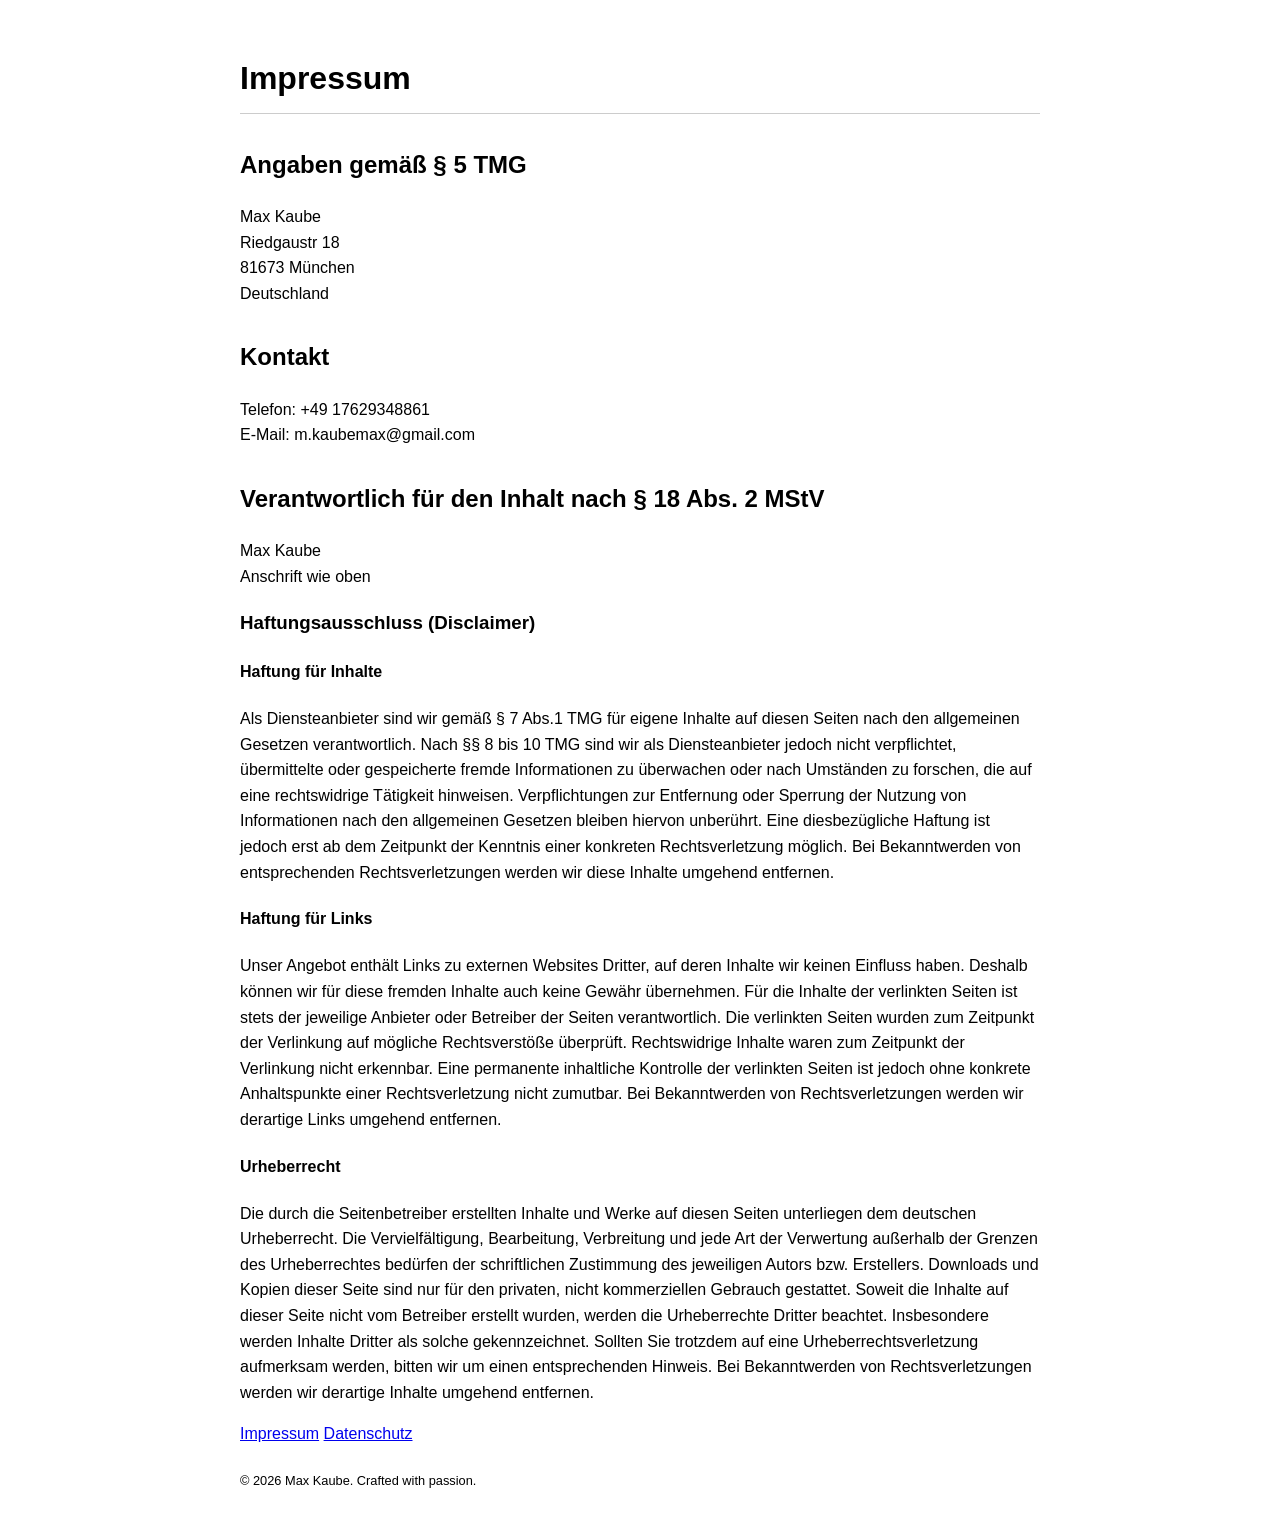
<file: impressum.html>
<!DOCTYPE html>
<html lang="de">
<head>
    <meta charset="UTF-8">
    <meta name="viewport" content="width=device-width, initial-scale=1.0">
    <title>Impressum</title>
    <style>
        body {
            font-family: -apple-system, BlinkMacSystemFont, "Segoe UI", Roboto, Helvetica, Arial, sans-serif;
            line-height: 1.6;
            color: #000;
            background-color: #fff;
            max-width: 800px;
            margin: 0 auto;
            padding: 2rem;
        }
        h1 {
            border-bottom: 1px solid #ccc;
            padding-bottom: 0.5rem;
        }
        h2 {
            margin-top: 2rem;
        }
    </style>
</head>
<body>
    <h1>Impressum</h1>

    <h2>Angaben gemäß § 5 TMG</h2>
    <p>
        Max Kaube<br>
        Riedgaustr 18<br>
        81673 München<br>
        Deutschland
    </p>

    <h2>Kontakt</h2>
    <p>
        Telefon: +49 17629348861<br>
        E-Mail: m.kaubemax@gmail.com
    </p>

    <h2>Verantwortlich für den Inhalt nach § 18 Abs. 2 MStV</h2>
    <p>
        Max Kaube<br>
        Anschrift wie oben
    </p>

    <h3>Haftungsausschluss (Disclaimer)</h3>
    <h4>Haftung für Inhalte</h4>
    <p>
        Als Diensteanbieter sind wir gemäß § 7 Abs.1 TMG für eigene Inhalte auf diesen Seiten nach den allgemeinen Gesetzen verantwortlich. Nach §§ 8 bis 10 TMG sind wir als Diensteanbieter jedoch nicht verpflichtet, übermittelte oder gespeicherte fremde Informationen zu überwachen oder nach Umständen zu forschen, die auf eine rechtswidrige Tätigkeit hinweisen. Verpflichtungen zur Entfernung oder Sperrung der Nutzung von Informationen nach den allgemeinen Gesetzen bleiben hiervon unberührt. Eine diesbezügliche Haftung ist jedoch erst ab dem Zeitpunkt der Kenntnis einer konkreten Rechtsverletzung möglich. Bei Bekanntwerden von entsprechenden Rechtsverletzungen werden wir diese Inhalte umgehend entfernen.
    </p>

    <h4>Haftung für Links</h4>
    <p>
        Unser Angebot enthält Links zu externen Websites Dritter, auf deren Inhalte wir keinen Einfluss haben. Deshalb können wir für diese fremden Inhalte auch keine Gewähr übernehmen. Für die Inhalte der verlinkten Seiten ist stets der jeweilige Anbieter oder Betreiber der Seiten verantwortlich. Die verlinkten Seiten wurden zum Zeitpunkt der Verlinkung auf mögliche Rechtsverstöße überprüft. Rechtswidrige Inhalte waren zum Zeitpunkt der Verlinkung nicht erkennbar. Eine permanente inhaltliche Kontrolle der verlinkten Seiten ist jedoch ohne konkrete Anhaltspunkte einer Rechtsverletzung nicht zumutbar. Bei Bekanntwerden von Rechtsverletzungen werden wir derartige Links umgehend entfernen.
    </p>

    <h4>Urheberrecht</h4>
    <p>
        Die durch die Seitenbetreiber erstellten Inhalte und Werke auf diesen Seiten unterliegen dem deutschen Urheberrecht. Die Vervielfältigung, Bearbeitung, Verbreitung und jede Art der Verwertung außerhalb der Grenzen des Urheberrechtes bedürfen der schriftlichen Zustimmung des jeweiligen Autors bzw. Erstellers. Downloads und Kopien dieser Seite sind nur für den privaten, nicht kommerziellen Gebrauch gestattet. Soweit die Inhalte auf dieser Seite nicht vom Betreiber erstellt wurden, werden die Urheberrechte Dritter beachtet. Insbesondere werden Inhalte Dritter als solche gekennzeichnet. Sollten Sie trotzdem auf eine Urheberrechtsverletzung aufmerksam werden, bitten wir um einen entsprechenden Hinweis. Bei Bekanntwerden von Rechtsverletzungen werden wir derartige Inhalte umgehend entfernen.
    </p>
            <footer>
            <div class="footer-links">
                <!-- Links to the new legal pages -->
                <a href="impressum.html" target="_blank">Impressum</a>
                <a href="datenschutz.html" target="_blank">Datenschutz</a>
            </div>
            <p style="margin-top: 1.5rem; font-size: 0.8rem; color: var(--text-color-secondary);">
                &copy; 2026 Max Kaube. Crafted with passion.
            </p>

        </footer>
</body>
</html>
</file>
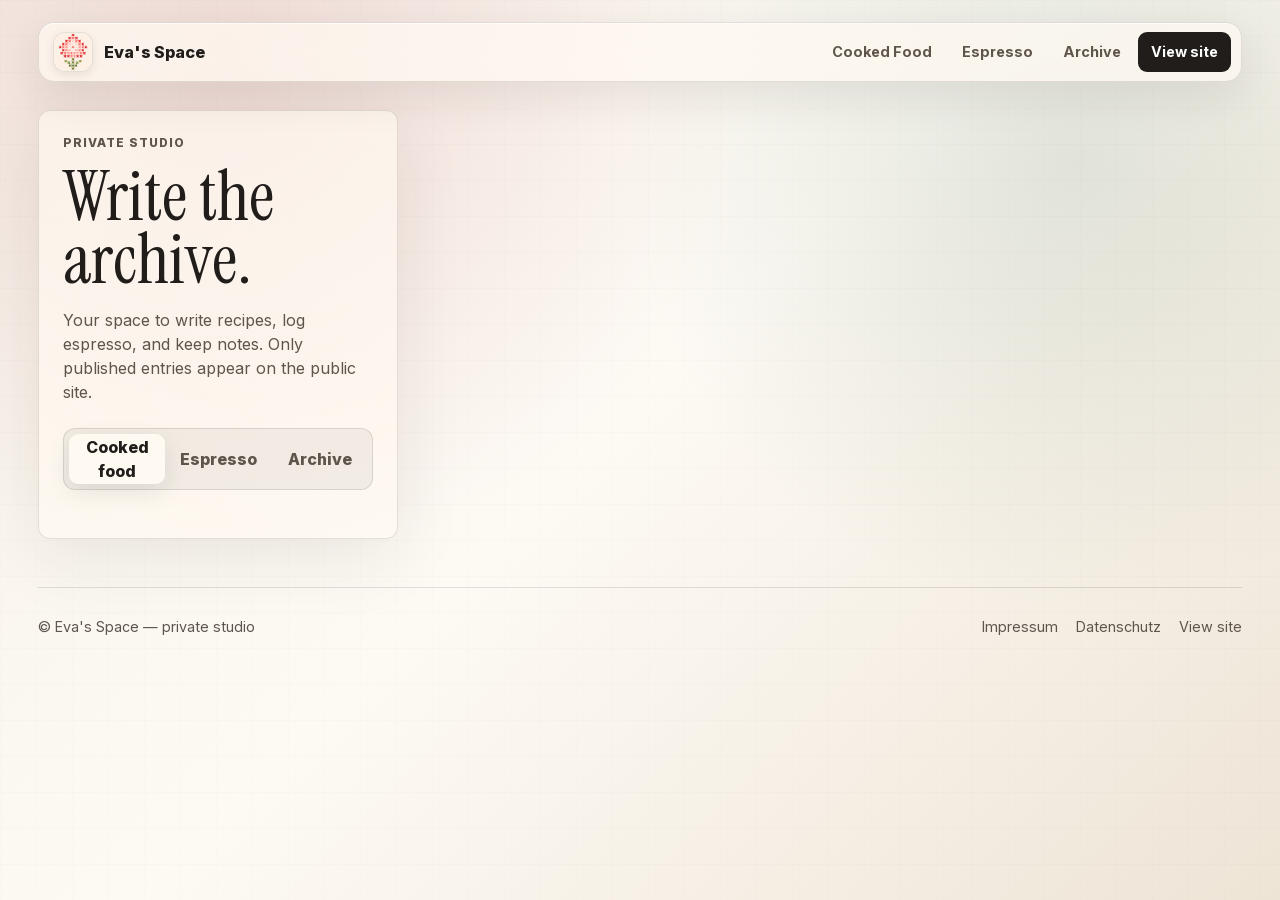
<file: evas_space/editor.html>
<!DOCTYPE html>
<html lang="en">
<head>
<meta charset="UTF-8">
<meta name="viewport" content="width=device-width, initial-scale=1.0">
<title>Studio — Eva's Space</title>
<meta name="robots" content="noindex">
<link rel="icon" type="image/png" sizes="32x32" href="./favicon-32.png">
<link rel="icon" type="image/png" sizes="96x96" href="./favicon-96.png">
<link rel="apple-touch-icon" href="./apple-touch-icon.png">
<link rel="stylesheet" href="./css/style.css">
<script src="./js/supabase-config.js"></script>
</head>
<body>
  <div class="page-shell studio-shell">
    <nav class="topbar" aria-label="Primary navigation">
      <a class="brand" href="./index.html">
        <span class="brand-mark"><img src="./favicon-96.png" alt="Eva's Space" width="34" height="34"></span>
        <span class="brand-name">Eva's Space</span>
      </a>
      <div class="nav-links">
        <a href="./index.html#recipes">Cooked Food</a>
        <a href="./index.html#espresso">Espresso</a>
        <a href="./index.html#archive">Archive</a>
        <a class="studio-link" href="./index.html">View site</a>
        <a class="studio-link" id="signout-link" href="#" hidden>Sign out</a>
      </div>
    </nav>

    <main class="studio-layout">
      <aside class="studio-sidebar">
        <p class="eyebrow">Private studio</p>
        <h1>Write the archive.</h1>
        <p>Your space to write recipes, log espresso, and keep notes. Only published entries appear on the public site.</p>
        <div class="mode-switch" role="tablist" aria-label="Entry type">
          <button id="recipe-mode" class="active" type="button">Cooked food</button>
          <button id="espresso-mode" type="button">Espresso</button>
          <button id="archive-mode" type="button">Archive</button>
        </div>
      </aside>

      <section class="studio-main">
        <div id="app-msg"></div>

        <section id="auth-gate" class="auth-gate" hidden>
          <div class="auth-card">
            <p class="eyebrow">Private studio</p>
            <h2>Sign in to write</h2>
            <p>Sign in to create or edit entries. Visitors can read published entries on the main site.</p>
            <form id="login-form" class="auth-form">
              <div class="field">
                <label for="login-email">Email</label>
                <input id="login-email" type="email" autocomplete="username" required>
              </div>
              <div class="field">
                <label for="login-password">Password</label>
                <input id="login-password" type="password" autocomplete="current-password" required>
              </div>
              <button class="btn" type="submit">Sign in</button>
              <div id="login-msg"></div>
            </form>
          </div>
        </section>

        <div id="studio-body" hidden>
        <section class="dashboard-panel">
          <div class="section-head compact">
            <div>
              <p class="eyebrow">Dashboard</p>
              <h2>Archive overview</h2>
            </div>
            <button class="btn" id="open-new" type="button">New entry</button>
          </div>
          <div id="stat-grid" class="stat-grid"></div>
          <button id="visitor-stat" class="visitor-stat" type="button" hidden>
            <span class="visitor-main">
              <span class="metric-label">Page views — total</span>
              <strong id="visitor-total">0</strong>
            </span>
            <span class="visitor-main">
              <span class="metric-label">Today</span>
              <strong id="visitor-today">0</strong>
            </span>
            <span class="visitor-cta">Daily breakdown →</span>
          </button>
          <div class="visibility-panel">
            <div>
              <h3>Public archive visibility</h3>
              <p>Choose which sections appear on your public homepage.</p>
            </div>
            <div id="visibility-toggles" class="visibility-toggles"></div>
          </div>
        </section>

        <form id="entry-form" class="editor-form" hidden>
          <input id="entry-id" type="hidden">
          <input id="entry-type" type="hidden" value="recipe">
          <div class="editor-form-head">
            <div>
              <p class="eyebrow">Edit view</p>
              <h2 id="form-title">New cooked food entry</h2>
            </div>
            <button id="close-form" class="btn ghost" type="button">Close</button>
          </div>

          <div class="form-band">
            <div class="field">
              <label for="title">Title</label>
              <input id="title" type="text" required placeholder="Silk tomato rigatoni">
            </div>
            <div class="row two">
              <div class="field">
                <label for="date">Date</label>
                <input id="date" type="date">
              </div>
              <div class="field">
                <label for="mood">Mood</label>
                <input id="mood" type="text" placeholder="slow dinner, bright shot...">
              </div>
            </div>
            <div class="field">
              <label for="intro">Short note</label>
              <textarea id="intro" rows="3" placeholder="What made this worth saving?"></textarea>
            </div>
            <div class="field">
              <label for="photo">Picture</label>
              <input id="photo" type="file" accept="image/*">
              <div class="hint">Add a photo (JPG or PNG).</div>
              <div id="photo-preview" class="photo-preview" hidden></div>
            </div>
          </div>

          <div id="recipe-fields" class="form-band">
            <div class="row three">
              <div class="field">
                <label for="servings">Servings</label>
                <input id="servings" type="text" placeholder="2">
              </div>
              <div class="field">
                <label for="prep_time">Prep time</label>
                <input id="prep_time" type="text" placeholder="10 min">
              </div>
              <div class="field">
                <label for="cook_time">Cook time</label>
                <input id="cook_time" type="text" placeholder="35 min">
              </div>
            </div>
            <div class="field">
              <label>Rating</label>
              <div id="recipe-rating" class="star-input" role="radiogroup" aria-label="Recipe rating">
                <button type="button" class="star-btn" data-star="1" aria-label="1 star">★</button>
                <button type="button" class="star-btn" data-star="2" aria-label="2 stars">★</button>
                <button type="button" class="star-btn" data-star="3" aria-label="3 stars">★</button>
                <button type="button" class="star-btn" data-star="4" aria-label="4 stars">★</button>
                <button type="button" class="star-btn" data-star="5" aria-label="5 stars">★</button>
                <button type="button" class="star-reset" data-star="0">Clear</button>
              </div>
            </div>
            <div class="structured-block">
              <div class="structured-head">
                <div>
                  <label>Ingredients</label>
                  <p>Structured rows make shopping lists, filtering, and later data summaries possible.</p>
                </div>
                <button id="add-ingredient" class="btn ghost" type="button">Add ingredient</button>
              </div>
              <div class="ingredient-table" aria-label="Recipe ingredients">
                <div class="ingredient-head">
                  <span>Amount</span>
                  <span>Unit</span>
                  <span>Name</span>
                  <span>Category</span>
                  <span>Note</span>
                  <span></span>
                </div>
                <div id="ingredient-rows"></div>
              </div>
            </div>
            <div class="structured-block">
              <div class="structured-head">
                <div>
                  <label>Method</label>
                  <p>Each step is stored as its own ordered item.</p>
                </div>
                <button id="add-step" class="btn ghost" type="button">Add step</button>
              </div>
              <div id="step-rows" class="step-rows"></div>
            </div>
          </div>

          <div id="espresso-fields" class="form-band" hidden>
            <div class="row two">
              <div class="field">
                <label for="bean">Bean</label>
                <input id="bean" type="text" placeholder="Ethiopia Guji">
              </div>
              <div class="field">
                <label for="roaster">Roaster</label>
                <input id="roaster" type="text" placeholder="Roaster name">
              </div>
            </div>
            <div class="row four">
              <div class="field">
                <label for="dose_g">Dose g</label>
                <input id="dose_g" type="number" min="0" step="0.1" placeholder="18">
              </div>
              <div class="field">
                <label for="yield_g">Yield g</label>
                <input id="yield_g" type="number" min="0" step="0.1" placeholder="40">
              </div>
              <div class="field">
                <label for="time_s">Time s</label>
                <input id="time_s" type="number" min="0" step="1" placeholder="29">
              </div>
              <div class="field">
                <label for="rating">Rating</label>
                <input id="rating" type="number" min="0" max="10" step="1" placeholder="8">
              </div>
            </div>
            <div class="row four">
              <div class="field">
                <label for="grind_setting">Grind</label>
                <input id="grind_setting" type="text" placeholder="5.2">
              </div>
              <div class="field">
                <label for="water_temp_c">Temp C</label>
                <input id="water_temp_c" type="number" min="70" max="105" step="1" placeholder="93">
              </div>
              <div class="field">
                <label for="machine">Machine</label>
                <input id="machine" type="text" placeholder="Lelit Anna">
              </div>
              <div class="field">
                <label for="grinder">Grinder</label>
                <input id="grinder" type="text" placeholder="Home grinder">
              </div>
            </div>
            <div class="taste-sliders">
              <label>Acidity <span data-range-value="acidity">5</span><input id="acidity" type="range" min="0" max="10" value="5"></label>
              <label>Sweetness <span data-range-value="sweetness">5</span><input id="sweetness" type="range" min="0" max="10" value="5"></label>
              <label>Body <span data-range-value="body">5</span><input id="body" type="range" min="0" max="10" value="5"></label>
              <label>Bitterness <span data-range-value="bitterness">5</span><input id="bitterness" type="range" min="0" max="10" value="5"></label>
            </div>
            <div class="field">
              <label for="notes">Espresso notes</label>
              <textarea id="notes" placeholder="What changed? What should be tried next?"></textarea>
            </div>
          </div>

          <div id="archive-fields" class="form-band" hidden>
            <div class="row two">
              <div class="field">
                <label for="topic">Topic</label>
                <input id="topic" type="text" placeholder="market, travel, idea...">
              </div>
              <div class="field">
                <label for="tags">Tags</label>
                <input id="tags" type="text" placeholder="market, seasonal, idea">
              </div>
            </div>
            <div class="field">
              <label for="archive_body">Archive note</label>
              <textarea id="archive_body" placeholder="Write the general note, list, observation, or memory here."></textarea>
            </div>
          </div>

          <div class="publish-row">
            <label class="toggle">
              <input id="published" type="checkbox" checked>
              <span></span>
              Published
            </label>
            <div class="form-actions">
              <button class="btn ghost" id="reset-btn" type="button">New</button>
              <button class="btn" type="submit">Save entry</button>
            </div>
          </div>
        </form>

        <section class="entries-panel">
          <div class="section-head compact">
            <div>
              <p class="eyebrow">Current entries</p>
              <h2>Your archive</h2>
            </div>
          </div>
          <div id="entry-list" class="editor-list"></div>
        </section>
        </div>
      </section>
    </main>

    <div id="visits-modal" class="modal" hidden>
      <div class="modal-card">
        <div class="modal-head">
          <h3>Daily page views</h3>
          <button id="visits-close" class="icon-button" type="button" aria-label="Close">×</button>
        </div>
        <div id="visits-list" class="visits-list"></div>
      </div>
    </div>

    <footer class="site-footer">
      <span>© Eva's Space — private studio</span>
      <nav aria-label="Legal">
        <a href="../impressum.html">Impressum</a>
        <a href="../datenschutz.html">Datenschutz</a>
        <a href="./index.html">View site</a>
      </nav>
    </footer>
  </div>

  <datalist id="unit-options">
    <option value="g">
    <option value="kg">
    <option value="ml">
    <option value="l">
    <option value="tsp">
    <option value="tbsp">
    <option value="cup">
    <option value="piece">
    <option value="pieces">
    <option value="clove">
    <option value="cloves">
    <option value="can">
    <option value="jar">
    <option value="slice">
    <option value="slices">
    <option value="pinch">
  </datalist>

  <datalist id="ingredient-category-options">
    <option value="vegetable">
    <option value="fruit">
    <option value="herb">
    <option value="spice">
    <option value="seasoning">
    <option value="pantry">
    <option value="pasta">
    <option value="grain">
    <option value="bread">
    <option value="dairy">
    <option value="protein">
    <option value="fish">
    <option value="meat">
    <option value="sauce">
    <option value="baking">
  </datalist>

  <script type="module">
    import { archiveTypes, deleteEntry, entryStats, esc, formatDate, getEspressoDefaults, loadEntries, loadViewPrefs, loadVisitsByDay, loadVisitStats, normalizeIngredients, normalizeSteps, normalizeTags, onAuthChange, saveEspressoDefaults, saveViewPrefs, signIn, signOut, slugify, supabaseEnabled, uploadMedia, upsertEntry } from "./js/client.js";

    const $ = id => document.getElementById(id);
    let currentPhoto = "";
    let entriesCache = [];
    let currentRating = 0;

    function renderRecipeStars() {
      $("recipe-rating").querySelectorAll(".star-btn").forEach(button => {
        button.classList.toggle("on", Number(button.dataset.star) <= currentRating);
      });
    }

    function message(text, type = "ok") {
      $("app-msg").innerHTML = text ? `<div class="msg ${type}">${esc(text)}</div>` : "";
    }

    function showForm(show) {
      $("entry-form").hidden = !show;
      if (!show) window.scrollTo({ top: 0, behavior: "smooth" });
    }

    function setMode(type) {
      $("entry-type").value = type;
      $("recipe-fields").hidden = type !== "recipe";
      $("espresso-fields").hidden = type !== "espresso";
      $("archive-fields").hidden = type !== "archive";
      $("recipe-mode").classList.toggle("active", type === "recipe");
      $("espresso-mode").classList.toggle("active", type === "espresso");
      $("archive-mode").classList.toggle("active", type === "archive");
      $("title").placeholder = type === "recipe" ? "Silk tomato rigatoni" : type === "espresso" ? "Honeyed morning shot" : "Saturday market notes";
      $("form-title").textContent = type === "recipe" ? "New cooked food entry" : type === "espresso" ? "New espresso log" : "New archive note";
    }

    function resetForm(type = $("entry-type").value || "recipe") {
      $("entry-form").reset();
      $("entry-id").value = "";
      $("date").valueAsDate = new Date();
      currentPhoto = "";
      $("photo-preview").hidden = true;
      $("photo-preview").style.backgroundImage = "";
      setMode(type);
      setRecipeRows([], []);
      currentRating = 0;
      renderRecipeStars();
      if (type === "espresso") applyEspressoDefaults();
      updateRangeValues();
    }

    function numberValue(id) {
      const value = $(id).value;
      return value === "" ? null : Number(value);
    }

    function ingredientRowTemplate(item = {}) {
      return `
        <div class="ingredient-row">
          <input data-ingredient="amount" type="text" inputmode="decimal" placeholder="200" value="${esc(item.amount || "")}">
          <input data-ingredient="unit" type="text" list="unit-options" placeholder="g" value="${esc(item.unit || "")}">
          <input data-ingredient="name" type="text" placeholder="tomatoes" value="${esc(item.name || "")}">
          <input data-ingredient="category" type="text" list="ingredient-category-options" placeholder="vegetable" value="${esc(item.category || "")}">
          <input data-ingredient="note" type="text" placeholder="chopped, canned..." value="${esc(item.note || "")}">
          <button class="icon-button" type="button" data-remove-ingredient aria-label="Remove ingredient">x</button>
        </div>
      `;
    }

    function stepRowTemplate(step = "", index = 0) {
      return `
        <div class="step-row">
          <span>${index + 1}</span>
          <textarea data-step rows="2" placeholder="Describe this step">${esc(step)}</textarea>
          <button class="icon-button" type="button" data-remove-step aria-label="Remove step">x</button>
        </div>
      `;
    }

    function setRecipeRows(ingredients, steps) {
      const normalizedIngredients = normalizeIngredients(ingredients);
      const normalizedSteps = normalizeSteps(steps);
      $("ingredient-rows").innerHTML = (normalizedIngredients.length ? normalizedIngredients : [{}, {}, {}])
        .map(item => ingredientRowTemplate(item))
        .join("");
      $("step-rows").innerHTML = (normalizedSteps.length ? normalizedSteps : [""])
        .map((step, index) => stepRowTemplate(step, index))
        .join("");
    }

    function collectIngredients() {
      return [...document.querySelectorAll(".ingredient-row")]
        .map(row => ({
          amount: row.querySelector('[data-ingredient="amount"]').value.trim(),
          unit: row.querySelector('[data-ingredient="unit"]').value.trim(),
          name: row.querySelector('[data-ingredient="name"]').value.trim(),
          category: row.querySelector('[data-ingredient="category"]').value.trim(),
          note: row.querySelector('[data-ingredient="note"]').value.trim()
        }))
        .filter(item => item.name || item.amount || item.unit || item.category || item.note);
    }

    function collectSteps() {
      return [...document.querySelectorAll("[data-step]")]
        .map(input => input.value.trim())
        .filter(Boolean);
    }

    function renumberSteps() {
      document.querySelectorAll(".step-row span").forEach((label, index) => {
        label.textContent = index + 1;
      });
    }

    function applyEspressoDefaults() {
      const defaults = getEspressoDefaults();
      ["bean", "roaster", "machine", "grinder"].forEach(id => {
        if (defaults[id]) $(id).value = defaults[id];
      });
      if (!$("machine").value) $("machine").value = "Lelit Anna";
    }

    function updateRangeValues() {
      ["acidity", "sweetness", "body", "bitterness"].forEach(id => {
        const output = document.querySelector(`[data-range-value="${id}"]`);
        if (output) output.textContent = $(id).value;
      });
    }

    function renderDashboard(entries, prefs) {
      const stats = entryStats(entries);
      $("stat-grid").innerHTML = [
        ["Published", stats.total],
        ["Recipes", stats.recipes],
        ["Espresso logs", stats.espresso],
        ["Archive notes", stats.archive],
        ["Ingredients tracked", stats.ingredientCount],
        ["Avg espresso", stats.avgEspressoRating.toFixed(1)],
        ["Avg food", stats.avgFoodRating ? `${stats.avgFoodRating.toFixed(1)}/5` : "–"]
      ].map(([label, value]) => `
        <div class="dashboard-stat">
          <span>${esc(label)}</span>
          <strong>${esc(value)}</strong>
        </div>
      `).join("");

      $("visibility-toggles").innerHTML = archiveTypes.map(item => `
        <label class="toggle visibility-toggle">
          <input type="checkbox" data-visibility="${esc(item.type)}" ${prefs[item.type] ? "checked" : ""}>
          <span></span>
          ${esc(item.label)}
        </label>
      `).join("");
    }

    function startNew(type = $("entry-type").value || "recipe") {
      resetForm(type);
      showForm(true);
      requestAnimationFrame(() => $("title").focus());
    }

    function entryFromForm() {
      const type = $("entry-type").value;
      const id = $("entry-id").value || `${type}-${crypto.randomUUID()}`;
      const title = $("title").value.trim();
      const base = {
        id,
        type,
        title,
        slug: slugify(title) || `${type}-${Date.now()}`,
        category: type === "recipe" ? "cooked food" : type === "espresso" ? "espresso itinerary" : "general archive",
        mood: $("mood").value.trim(),
        intro: $("intro").value.trim(),
        date: $("date").value,
        cover_url: currentPhoto,
        published: $("published").checked,
        created_at: new Date().toISOString()
      };

      if (type === "recipe") {
        return {
          ...base,
          servings: $("servings").value.trim(),
          prep_time: $("prep_time").value.trim(),
          cook_time: $("cook_time").value.trim(),
          rating: currentRating || null,
          ingredients: collectIngredients(),
          steps: collectSteps()
        };
      }

      if (type === "archive") {
        return {
          ...base,
          topic: $("topic").value.trim(),
          tags: normalizeTags($("tags").value),
          body: $("archive_body").value.trim()
        };
      }

      return {
        ...base,
        bean: $("bean").value.trim(),
        roaster: $("roaster").value.trim(),
        dose_g: numberValue("dose_g"),
        yield_g: numberValue("yield_g"),
        time_s: numberValue("time_s"),
        rating: numberValue("rating"),
        grind_setting: $("grind_setting").value.trim(),
        water_temp_c: numberValue("water_temp_c"),
        machine: $("machine").value.trim(),
        grinder: $("grinder").value.trim(),
        acidity: numberValue("acidity"),
        sweetness: numberValue("sweetness"),
        body: numberValue("body"),
        bitterness: numberValue("bitterness"),
        notes: $("notes").value.trim()
      };
    }

    function loadEntry(entry) {
      resetForm(entry.type);
      showForm(true);
      $("entry-id").value = entry.id;
      $("form-title").textContent = `Edit ${entry.type === "recipe" ? "cooked food" : entry.type === "espresso" ? "espresso log" : "archive note"}`;
      $("title").value = entry.title || "";
      $("date").value = entry.date || "";
      $("mood").value = entry.mood || "";
      $("intro").value = entry.intro || "";
      $("published").checked = Boolean(entry.published);
      currentPhoto = entry.cover_url || "";
      if (currentPhoto) {
        $("photo-preview").style.backgroundImage = `url('${currentPhoto}')`;
        $("photo-preview").hidden = false;
      }

      if (entry.type === "recipe") {
        $("servings").value = entry.servings || "";
        $("prep_time").value = entry.prep_time || "";
        $("cook_time").value = entry.cook_time || "";
        currentRating = Number(entry.rating) || 0;
        renderRecipeStars();
        setRecipeRows(entry.ingredients, entry.steps);
      } else if (entry.type === "archive") {
        $("topic").value = entry.topic || "";
        $("tags").value = normalizeTags(entry.tags).join(", ");
        $("archive_body").value = entry.body || "";
      } else {
        ["bean", "roaster", "dose_g", "yield_g", "time_s", "rating", "grind_setting", "water_temp_c", "machine", "grinder", "acidity", "sweetness", "body", "bitterness", "notes"]
          .forEach(id => { $(id).value = entry[id] ?? $(id).value; });
        updateRangeValues();
      }
      window.scrollTo({ top: 0, behavior: "smooth" });
    }

    function renderList(entries) {
      $("entry-list").innerHTML = entries.map(entry => `
        <article class="editor-list-item">
          <div>
            <span class="date-chip">${esc(entry.type === "recipe" ? "food" : entry.type)}</span>
            <h3>${esc(entry.title)}</h3>
            <p>${esc(formatDate(entry.date || entry.created_at))}${entry.published ? "" : " · draft"}</p>
          </div>
          <div class="editor-actions">
            <button class="btn ghost" type="button" data-edit="${esc(entry.id)}">Edit</button>
            <button class="btn danger" type="button" data-delete="${esc(entry.id)}">Delete</button>
          </div>
        </article>
      `).join("");

      $("entry-list").querySelectorAll("[data-edit]").forEach(button => {
        button.addEventListener("click", () => {
          const entry = entriesCache.find(item => item.id === button.dataset.edit);
          if (entry) loadEntry(entry);
        });
      });
      $("entry-list").querySelectorAll("[data-delete]").forEach(button => {
        button.addEventListener("click", async () => {
          if (!confirm("Delete this entry?")) return;
          const entry = entriesCache.find(item => item.id === button.dataset.delete);
          try {
            await deleteEntry(button.dataset.delete, entry?.type);
            await refresh();
            message("Entry deleted.");
          } catch (error) {
            message(error.message || "Could not delete entry.", "error");
          }
        });
      });
    }

    async function refresh() {
      const [entries, prefs] = await Promise.all([loadEntries("owner"), loadViewPrefs()]);
      entriesCache = entries;
      renderDashboard(entries, prefs);
      renderList(entries);
      if (supabaseEnabled) refreshVisitorStats();
    }

    async function refreshVisitorStats() {
      const { total, today } = await loadVisitStats();
      $("visitor-total").textContent = total.toLocaleString();
      $("visitor-today").textContent = today.toLocaleString();
      $("visitor-stat").hidden = false;
    }

    async function openVisits() {
      const modal = $("visits-modal");
      $("visits-list").innerHTML = `<p class="muted">Loading…</p>`;
      modal.hidden = false;
      const rows = await loadVisitsByDay();
      if (!rows.length) {
        $("visits-list").innerHTML = `<p class="muted">No views recorded yet.</p>`;
        return;
      }
      const max = Math.max(...rows.map(row => row.views), 1);
      $("visits-list").innerHTML = rows.map(row => `
        <div class="visit-row">
          <span class="visit-day">${esc(formatDate(row.day))}</span>
          <span class="visit-bar"><i style="width:${Math.round((row.views / max) * 100)}%"></i></span>
          <span class="visit-count">${esc(row.views)}</span>
        </div>
      `).join("");
    }

    function closeVisits() {
      $("visits-modal").hidden = true;
    }

    function currentTogglePrefs() {
      return {
        recipe: $("visibility-toggles").querySelector('[data-visibility="recipe"]')?.checked ?? true,
        espresso: $("visibility-toggles").querySelector('[data-visibility="espresso"]')?.checked ?? true,
        archive: $("visibility-toggles").querySelector('[data-visibility="archive"]')?.checked ?? true
      };
    }

    // ----- Event listeners (attached once) -----
    $("recipe-mode").addEventListener("click", () => startNew("recipe"));
    $("espresso-mode").addEventListener("click", () => startNew("espresso"));
    $("archive-mode").addEventListener("click", () => startNew("archive"));
    $("open-new").addEventListener("click", () => startNew());
    $("close-form").addEventListener("click", () => showForm(false));
    $("reset-btn").addEventListener("click", () => startNew($("entry-type").value));

    $("visibility-toggles").addEventListener("change", async event => {
      if (!event.target.matches("[data-visibility]")) return;
      try {
        await saveViewPrefs(currentTogglePrefs());
        message("Visibility saved. Refresh the public page to see it.");
      } catch (error) {
        event.target.checked = !event.target.checked;
        message(error.message || "Could not save visibility.", "error");
      }
    });

    $("add-ingredient").addEventListener("click", () => {
      $("ingredient-rows").insertAdjacentHTML("beforeend", ingredientRowTemplate());
      $("ingredient-rows").querySelector(".ingredient-row:last-child [data-ingredient='amount']").focus();
    });
    $("add-step").addEventListener("click", () => {
      const index = document.querySelectorAll(".step-row").length;
      $("step-rows").insertAdjacentHTML("beforeend", stepRowTemplate("", index));
      $("step-rows").querySelector(".step-row:last-child textarea").focus();
    });
    $("ingredient-rows").addEventListener("click", event => {
      if (!event.target.matches("[data-remove-ingredient]")) return;
      event.target.closest(".ingredient-row").remove();
      if (!document.querySelector(".ingredient-row")) {
        $("ingredient-rows").insertAdjacentHTML("beforeend", ingredientRowTemplate());
      }
    });
    $("step-rows").addEventListener("click", event => {
      if (!event.target.matches("[data-remove-step]")) return;
      event.target.closest(".step-row").remove();
      if (!document.querySelector(".step-row")) {
        $("step-rows").insertAdjacentHTML("beforeend", stepRowTemplate("", 0));
      }
      renumberSteps();
    });
    $("ingredient-rows").addEventListener("keydown", event => {
      if (event.key !== "Enter") return;
      event.preventDefault();
      $("ingredient-rows").insertAdjacentHTML("beforeend", ingredientRowTemplate());
      $("ingredient-rows").querySelector(".ingredient-row:last-child [data-ingredient='amount']").focus();
    });

    $("recipe-rating").addEventListener("click", event => {
      const button = event.target.closest("[data-star]");
      if (!button) return;
      currentRating = Number(button.dataset.star);
      renderRecipeStars();
    });

    $("visitor-stat").addEventListener("click", openVisits);
    $("visits-close").addEventListener("click", closeVisits);
    $("visits-modal").addEventListener("click", event => {
      if (event.target === $("visits-modal")) closeVisits();
    });
    document.addEventListener("keydown", event => {
      if (event.key === "Escape") closeVisits();
    });

    ["acidity", "sweetness", "body", "bitterness"].forEach(id => {
      $(id).addEventListener("input", updateRangeValues);
    });

    $("photo").addEventListener("change", async () => {
      const file = $("photo").files[0];
      if (!file) return;
      try {
        message("Uploading picture...");
        currentPhoto = await uploadMedia(file);
        $("photo-preview").style.backgroundImage = `url('${currentPhoto}')`;
        $("photo-preview").hidden = false;
        message("");
      } catch (error) {
        message(error.message || "Could not upload picture.", "error");
      }
    });

    $("entry-form").addEventListener("submit", async event => {
      event.preventDefault();
      const entry = entryFromForm();
      if (entry.type === "espresso") saveEspressoDefaults(entry);
      try {
        await upsertEntry(entry);
        await refresh();
        message("Entry saved.");
        resetForm(entry.type);
        showForm(false);
      } catch (error) {
        message(error.message || "Could not save entry.", "error");
      }
    });

    $("login-form").addEventListener("submit", async event => {
      event.preventDefault();
      $("login-msg").innerHTML = "";
      try {
        await signIn($("login-email").value.trim(), $("login-password").value);
        // onAuthChange handles showing the studio.
      } catch (error) {
        $("login-msg").innerHTML = `<div class="msg error">${esc(error.message || "Sign in failed.")}</div>`;
      }
    });

    $("signout-link").addEventListener("click", async event => {
      event.preventDefault();
      try {
        await signOut();
      } catch (error) {
        console.warn("sign out error", error);
      }
      showGate();
    });

    // ----- Boot -----

    function showGate() {
      $("auth-gate").hidden = false;
      $("studio-body").hidden = true;
      $("signout-link").hidden = true;
      document.querySelector(".mode-switch").hidden = true;
    }

    async function showStudio() {
      $("auth-gate").hidden = true;
      $("studio-body").hidden = false;
      $("signout-link").hidden = !supabaseEnabled;
      document.querySelector(".mode-switch").hidden = false;
      await refresh();
      const requestedType = new URLSearchParams(location.search).get("type");
      const initialType = ["recipe", "espresso", "archive"].includes(requestedType) ? requestedType : "recipe";
      resetForm(initialType);
      if (requestedType) showForm(true);
    }

    if (!supabaseEnabled) {
      await showStudio();
    } else {
      // Default to the gate; the auth event decides the rest.
      showGate();

      // Supabase fires onAuthStateChange with INITIAL_SESSION on load (incl.
      // restored sessions), then on sign in / out. CRITICAL: never run a
      // Supabase query directly inside this callback — it holds the auth lock
      // and deadlocks (which left the studio empty + sign-out dead after
      // navigating away and back). Always defer the work to a fresh macrotask
      // so the lock is released first. Ignore duplicate/no-op fires.
      let lastUid = null;
      let settled = false;
      onAuthChange(user => {
        const uid = user?.id ?? null;
        if (settled && uid === lastUid) return;
        settled = true;
        lastUid = uid;
        setTimeout(() => {
          if (uid) showStudio();
          else showGate();
        }, 0);
      });
    }

  </script>
</body>
</html>
</file>
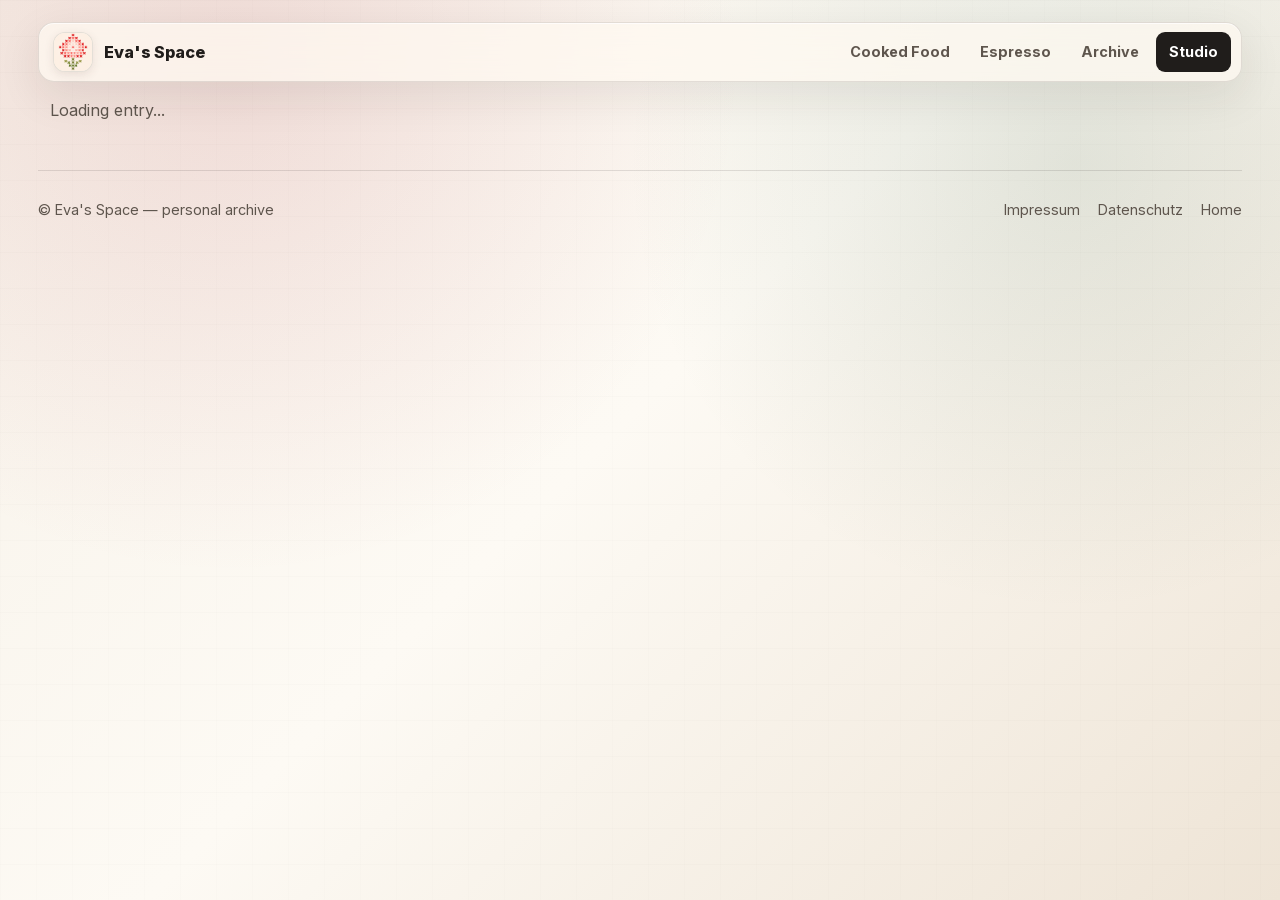
<file: evas_space/recipe.html>
<!DOCTYPE html>
<html lang="en">
<head>
<meta charset="UTF-8">
<meta name="viewport" content="width=device-width, initial-scale=1.0">
<title>Entry — Eva's Space</title>
<meta name="description" content="A recipe or espresso note from Eva's Space.">
<link rel="icon" type="image/png" sizes="32x32" href="./favicon-32.png">
<link rel="icon" type="image/png" sizes="96x96" href="./favicon-96.png">
<link rel="apple-touch-icon" href="./apple-touch-icon.png">
<link rel="stylesheet" href="./css/style.css">
<script src="./js/supabase-config.js"></script>
</head>
<body>
  <div class="page-shell">
    <nav class="topbar" aria-label="Primary navigation">
      <a class="brand" href="./index.html">
        <span class="brand-mark"><img src="./favicon-96.png" alt="Eva's Space" width="34" height="34"></span>
        <span class="brand-name">Eva's Space</span>
      </a>
      <div class="nav-links">
        <a href="./index.html#recipes">Cooked Food</a>
        <a href="./index.html#espresso">Espresso</a>
        <a href="./index.html#archive">Archive</a>
        <a class="studio-link" href="./editor.html">Studio</a>
      </div>
    </nav>

    <main id="content" class="detail-wrap">
      <p class="muted">Loading entry...</p>
    </main>

    <footer class="site-footer">
      <span>© Eva's Space — personal archive</span>
      <nav aria-label="Legal">
        <a href="../impressum.html">Impressum</a>
        <a href="../datenschutz.html">Datenschutz</a>
        <a href="./index.html">Home</a>
      </nav>
    </footer>
  </div>

  <script type="module">
    import { esc, formatDate, formatIngredient, loadEntries, normalizeIngredients, normalizeSteps, normalizeTags, recipeGradient, recordHit, starRating } from "./js/client.js";
    import { downloadRecipePdf } from "./js/recipe-pdf.js";

    recordHit();
    const params = new URLSearchParams(location.search);
    const slug = params.get("slug");
    const type = params.get("type");
    const content = document.getElementById("content");

    function heroImage(item) {
      if (item.cover_url) {
        return `<div class="detail-image" style="background-image:url('${esc(item.cover_url)}')"></div>`;
      }
      return `<div class="detail-image generated" style="background:${recipeGradient(item.title)}"><span>${esc(item.title.slice(0, 1))}</span></div>`;
    }

    function recipeDetail(item) {
      const ingredients = normalizeIngredients(item.ingredients);
      const steps = normalizeSteps(item.steps);
      const meta = [item.category, item.servings && `Serves ${item.servings}`, item.prep_time && `Prep ${item.prep_time}`, item.cook_time && `Cook ${item.cook_time}`]
        .filter(Boolean)
        .map(value => `<span>${esc(value)}</span>`)
        .join("");

      return `
        <article class="detail-page">
          <a class="back-link" href="./index.html#recipes">Back to archive</a>
          ${heroImage(item)}
          <div class="detail-header">
            <p class="eyebrow">${esc(formatDate(item.date || item.created_at))}</p>
            <h1>${esc(item.title)}</h1>
            ${item.rating ? `<div class="detail-rating">${starRating(item.rating)}</div>` : ""}
            <div class="recipe-meta">${meta}</div>
            ${item.intro ? `<p class="lead">${esc(item.intro)}</p>` : ""}
            <div class="detail-actions">
              <button class="pdf-btn" id="download-pdf" type="button">
                <svg width="16" height="16" viewBox="0 0 24 24" fill="none" stroke="currentColor" stroke-width="2" stroke-linecap="round" stroke-linejoin="round" aria-hidden="true"><path d="M12 3v12m0 0l-4-4m4 4l4-4M5 21h14"/></svg>
                Download PDF
              </button>
            </div>
          </div>
          <div class="recipe-layout">
            <section class="ingredient-panel">
              <h2>Ingredients</h2>
              <ul class="ingredients">
                ${ingredients.map(ingredient => `
                  <li>
                    <strong>${esc(formatIngredient(ingredient))}</strong>
                    ${ingredient.category ? `<span>${esc(ingredient.category)}</span>` : ""}
                  </li>
                `).join("")}
              </ul>
            </section>
            <section class="method-panel">
              <h2>Method</h2>
              <ol class="steps">
                ${steps.map(step => `<li>${esc(step)}</li>`).join("")}
              </ol>
            </section>
          </div>
        </article>
      `;
    }

    function tasteBar(label, value) {
      const score = Math.max(0, Math.min(10, Number(value || 0)));
      return `
        <div class="taste-row">
          <span>${esc(label)}</span>
          <div class="taste-track"><i style="width:${score * 10}%"></i></div>
          <strong>${score}/10</strong>
        </div>
      `;
    }

    function espressoDetail(item) {
      return `
        <article class="detail-page espresso-detail">
          <a class="back-link" href="./index.html#espresso">Back to espresso</a>
          ${heroImage(item)}
          <div class="detail-header">
            <p class="eyebrow">${esc(formatDate(item.date || item.created_at))}</p>
            <h1>${esc(item.title)}</h1>
            ${item.intro ? `<p class="lead">${esc(item.intro)}</p>` : ""}
          </div>
          <section class="espresso-spec-grid">
            <div><span>Dose</span><strong>${esc(item.dose_g)}g</strong></div>
            <div><span>Yield</span><strong>${esc(item.yield_g)}g</strong></div>
            <div><span>Time</span><strong>${esc(item.time_s)}s</strong></div>
            <div><span>Rating</span><strong>${esc(item.rating)}/10</strong></div>
            <div><span>Grind</span><strong>${esc(item.grind_setting || "-")}</strong></div>
            <div><span>Temperature</span><strong>${esc(item.water_temp_c || "-")} C</strong></div>
          </section>
          <div class="espresso-detail-grid">
            <section>
              <h2>Shot Notes</h2>
              <p>${esc(item.notes || "No notes yet.")}</p>
              <dl class="coffee-defs">
                <div><dt>Bean</dt><dd>${esc(item.bean || "-")}</dd></div>
                <div><dt>Roaster</dt><dd>${esc(item.roaster || "-")}</dd></div>
                <div><dt>Machine</dt><dd>${esc(item.machine || "-")}</dd></div>
                <div><dt>Grinder</dt><dd>${esc(item.grinder || "-")}</dd></div>
              </dl>
            </section>
            <section>
              <h2>Taste Profile</h2>
              ${tasteBar("Acidity", item.acidity)}
              ${tasteBar("Sweetness", item.sweetness)}
              ${tasteBar("Body", item.body)}
              ${tasteBar("Bitterness", item.bitterness)}
            </section>
          </div>
        </article>
      `;
    }

    function archiveDetail(item) {
      const tags = normalizeTags(item.tags);
      return `
        <article class="detail-page archive-detail">
          <a class="back-link" href="./index.html#archive">Back to archive</a>
          ${heroImage(item)}
          <div class="detail-header">
            <p class="eyebrow">${esc(formatDate(item.date || item.created_at))}</p>
            <h1>${esc(item.title)}</h1>
            <div class="recipe-meta">
              ${item.topic ? `<span>${esc(item.topic)}</span>` : ""}
              ${tags.map(tag => `<span>${esc(tag)}</span>`).join("")}
            </div>
            ${item.intro ? `<p class="lead">${esc(item.intro)}</p>` : ""}
          </div>
          <section class="archive-body">
            <h2>Notes</h2>
            <p>${esc(item.body || "No notes yet.")}</p>
          </section>
        </article>
      `;
    }

    const entries = await loadEntries("public");
    const entry = entries.find(item => item.slug === slug && (!type || item.type === type));

    if (!entry) {
      content.innerHTML = `<article class="detail-page"><a class="back-link" href="./index.html">Back home</a><h1>Entry not found</h1><p class="lead">This entry is not published yet, or the link is incorrect.</p></article>`;
    } else {
      document.title = `${entry.title} — Eva's Space`;
      content.innerHTML = entry.type === "espresso" ? espressoDetail(entry) : entry.type === "archive" ? archiveDetail(entry) : recipeDetail(entry);

      if (entry.type === "recipe") {
        const downloadBtn = document.getElementById("download-pdf");
        downloadBtn?.addEventListener("click", async () => {
          downloadBtn.disabled = true;
          const label = downloadBtn.querySelector("svg")?.nextSibling;
          const original = label?.textContent;
          if (label) label.textContent = " Preparing…";
          try {
            await downloadRecipePdf(entry);
          } catch (error) {
            console.error("Eva's Space: PDF export failed.", error);
            alert("Sorry, the PDF could not be generated.");
          } finally {
            if (label && original) label.textContent = original;
            downloadBtn.disabled = false;
          }
        });
      }
    }
  </script>
</body>
</html>
</file>
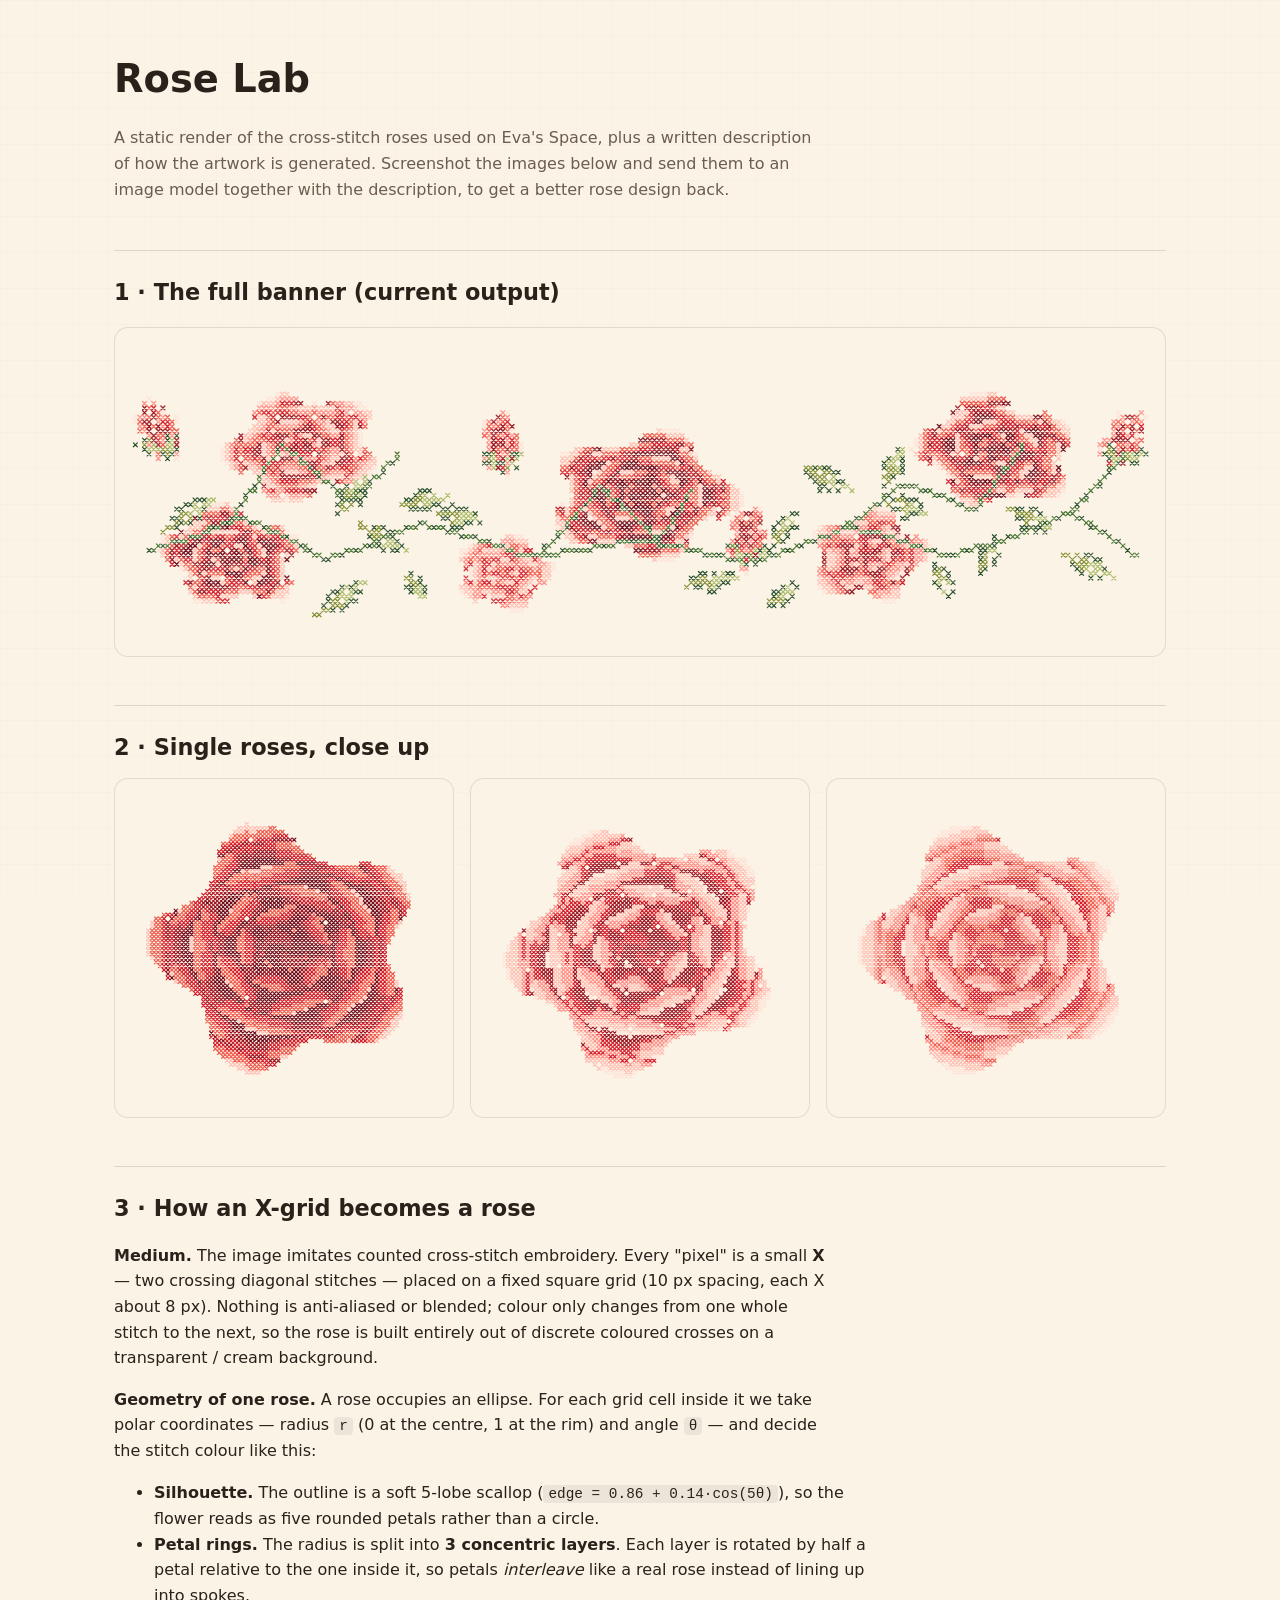
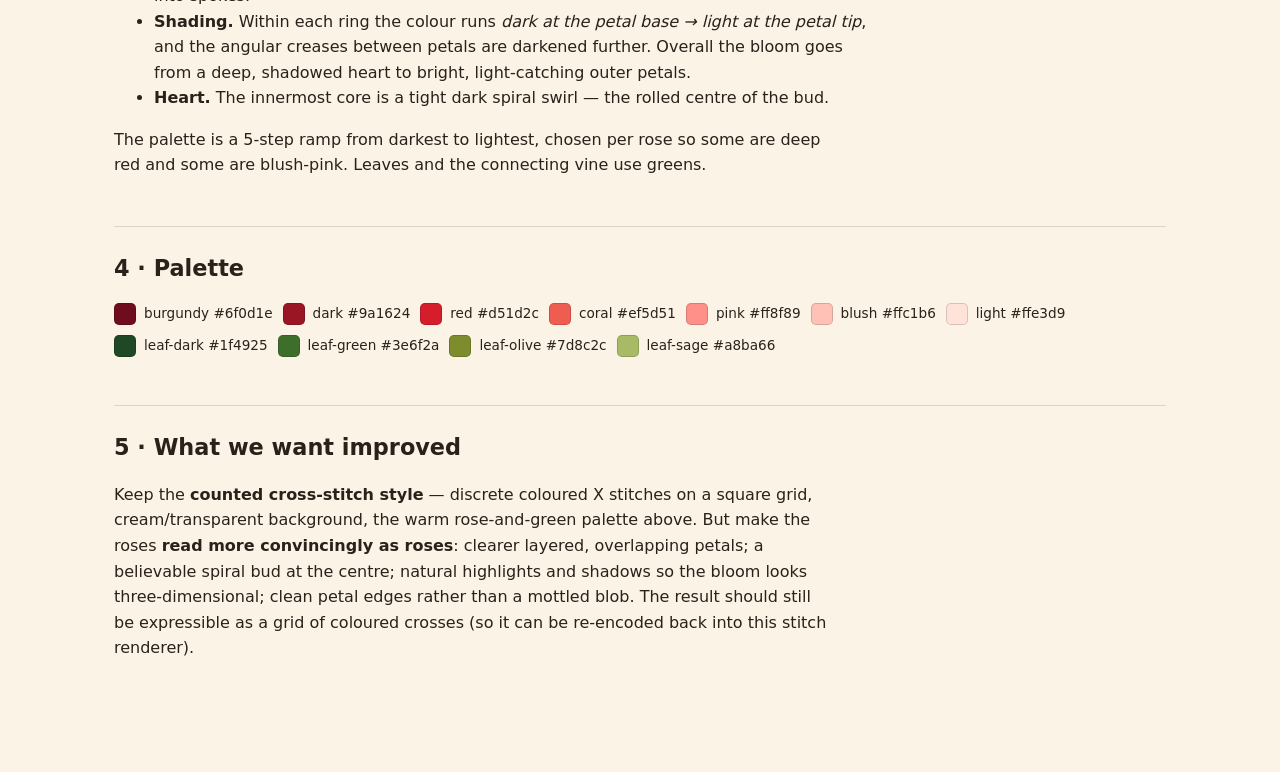
<file: evas_space/roses-lab.html>
<!DOCTYPE html>
<html lang="en">
<head>
<meta charset="UTF-8">
<meta name="viewport" content="width=device-width, initial-scale=1.0">
<title>Rose Lab — Eva's Space</title>
<meta name="robots" content="noindex">
<link rel="stylesheet" href="./css/style.css">
<style>
  body { margin: 0; background: #fbf3e6; color: #2a211b; font: 16px/1.6 -apple-system, system-ui, sans-serif; }
  .lab { max-width: 1100px; margin: 0 auto; padding: 48px 24px 96px; }
  .lab h1 { font-size: 2.4rem; margin: 0 0 8px; }
  .lab h2 { font-size: 1.4rem; margin: 48px 0 12px; border-top: 1px solid rgba(0,0,0,.12); padding-top: 24px; }
  .lab p, .lab li { max-width: 70ch; }
  .lab code { background: rgba(0,0,0,.06); padding: 1px 5px; border-radius: 4px; font-size: .9em; }
  .muted { color: #6b5d50; }
  /* Static cross-stitch artwork — clean cream stage for screenshotting. */
  .stage { background: #fbf3e6; border: 1px solid rgba(0,0,0,.1); border-radius: 14px; overflow: hidden; margin: 16px 0; }
  .stage svg { display: block; width: 100%; height: auto; }
  .closeups { display: grid; grid-template-columns: repeat(3, 1fr); gap: 16px; }
  .closeups .stage { margin: 0; }
  .swatches { display: flex; flex-wrap: wrap; gap: 10px; padding: 0; list-style: none; }
  .swatches li { display: flex; align-items: center; gap: 8px; font-size: .85rem; }
  .chip { width: 22px; height: 22px; border-radius: 5px; border: 1px solid rgba(0,0,0,.15); }
  /* Neutralise the site's banner animation here — we want a static image. */
  .stage .xmark { opacity: 1; }
  @media (max-width: 720px) { .closeups { grid-template-columns: 1fr; } }
</style>
</head>
<body>
  <main class="lab">
    <h1>Rose Lab</h1>
    <p class="muted">A static render of the cross-stitch roses used on Eva's Space, plus a written description of how the artwork is generated. Screenshot the images below and send them to an image model together with the description, to get a better rose design back.</p>

    <h2>1 · The full banner (current output)</h2>
    <div class="stage">
      <svg id="banner" viewBox="0 0 1600 500" preserveAspectRatio="xMidYMid meet" role="img" aria-label="Cross-stitch rose banner">
        <g class="xmark-layer"></g>
      </svg>
    </div>

    <h2>2 · Single roses, close up</h2>
    <div class="closeups">
      <div class="stage"><svg id="rose-a" viewBox="0 0 600 600" role="img" aria-label="Rose close-up A"></svg></div>
      <div class="stage"><svg id="rose-b" viewBox="0 0 600 600" role="img" aria-label="Rose close-up B"></svg></div>
      <div class="stage"><svg id="rose-c" viewBox="0 0 600 600" role="img" aria-label="Rose close-up C"></svg></div>
    </div>

    <h2>3 · How an X-grid becomes a rose</h2>
    <p><strong>Medium.</strong> The image imitates counted cross-stitch embroidery. Every "pixel" is a small <strong>X</strong> — two crossing diagonal stitches — placed on a fixed square grid (10&nbsp;px spacing, each X about 8&nbsp;px). Nothing is anti-aliased or blended; colour only changes from one whole stitch to the next, so the rose is built entirely out of discrete coloured crosses on a transparent / cream background.</p>

    <p><strong>Geometry of one rose.</strong> A rose occupies an ellipse. For each grid cell inside it we take polar coordinates — radius <code>r</code> (0 at the centre, 1 at the rim) and angle <code>θ</code> — and decide the stitch colour like this:</p>
    <ul>
      <li><strong>Silhouette.</strong> The outline is a soft 5-lobe scallop (<code>edge = 0.86 + 0.14·cos(5θ)</code>), so the flower reads as five rounded petals rather than a circle.</li>
      <li><strong>Petal rings.</strong> The radius is split into <strong>3 concentric layers</strong>. Each layer is rotated by half a petal relative to the one inside it, so petals <em>interleave</em> like a real rose instead of lining up into spokes.</li>
      <li><strong>Shading.</strong> Within each ring the colour runs <em>dark at the petal base → light at the petal tip</em>, and the angular creases between petals are darkened further. Overall the bloom goes from a deep, shadowed heart to bright, light-catching outer petals.</li>
      <li><strong>Heart.</strong> The innermost core is a tight dark spiral swirl — the rolled centre of the bud.</li>
    </ul>
    <p>The palette is a 5-step ramp from darkest to lightest, chosen per rose so some are deep red and some are blush-pink. Leaves and the connecting vine use greens.</p>

    <h2>4 · Palette</h2>
    <ul class="swatches">
      <li><span class="chip" style="background:#6f0d1e"></span> burgundy #6f0d1e</li>
      <li><span class="chip" style="background:#9a1624"></span> dark #9a1624</li>
      <li><span class="chip" style="background:#d51d2c"></span> red #d51d2c</li>
      <li><span class="chip" style="background:#ef5d51"></span> coral #ef5d51</li>
      <li><span class="chip" style="background:#ff8f89"></span> pink #ff8f89</li>
      <li><span class="chip" style="background:#ffc1b6"></span> blush #ffc1b6</li>
      <li><span class="chip" style="background:#ffe3d9"></span> light #ffe3d9</li>
      <li><span class="chip" style="background:#1f4925"></span> leaf-dark #1f4925</li>
      <li><span class="chip" style="background:#3e6f2a"></span> leaf-green #3e6f2a</li>
      <li><span class="chip" style="background:#7d8c2c"></span> leaf-olive #7d8c2c</li>
      <li><span class="chip" style="background:#a8ba66"></span> leaf-sage #a8ba66</li>
    </ul>

    <h2>5 · What we want improved</h2>
    <p>Keep the <strong>counted cross-stitch style</strong> — discrete coloured X stitches on a square grid, cream/transparent background, the warm rose-and-green palette above. But make the roses <strong>read more convincingly as roses</strong>: clearer layered, overlapping petals; a believable spiral bud at the centre; natural highlights and shadows so the bloom looks three-dimensional; clean petal edges rather than a mottled blob. The result should still be expressible as a grid of coloured crosses (so it can be re-encoded back into this stitch renderer).</p>
  </main>

  <script type="module">
    import { renderRoseBanner, renderRoseCloseup } from "./js/rose-banner.js";
    renderRoseBanner(document);
    renderRoseCloseup(document.getElementById("rose-a"), ["rose-burgundy","rose-dark","rose-red","rose-coral","rose-blush"], 0.05);
    renderRoseCloseup(document.getElementById("rose-b"), ["rose-dark","rose-red","rose-pink","rose-blush","rose-light"], -0.12);
    renderRoseCloseup(document.getElementById("rose-c"), ["rose-red","rose-coral","rose-pink","rose-blush","rose-light"], 0.0);
  </script>
</body>
</html>
</file>
<file: evas_space/css/style.css>
/* Self-hosted fonts (no third-party requests; DSGVO-friendly).
   Inter is a variable font covering weights 100-900. Latin subset covers
   German umlauts (ä ö ü ß live in U+00xx). */
@font-face {
  font-family: "Inter";
  font-style: normal;
  font-weight: 100 900;
  font-display: swap;
  src: url("../fonts/inter-latin-variable.woff2") format("woff2");
}
@font-face {
  font-family: "Instrument Serif";
  font-style: normal;
  font-weight: 400;
  font-display: swap;
  src: url("../fonts/instrument-serif-latin.woff2") format("woff2");
}
@font-face {
  font-family: "Instrument Serif";
  font-style: italic;
  font-weight: 400;
  font-display: swap;
  src: url("../fonts/instrument-serif-italic-latin.woff2") format("woff2");
}

:root {
  --paper: #f7f2e9;
  --paper-2: #eee4d6;
  --ink: #201d1b;
  --soft-ink: #5e554d;
  --line: rgba(32, 29, 27, .12);
  --line-soft: rgba(32, 29, 27, .07);
  --rose: #b74353;
  --rose-dark: #7c2835;
  --leaf: #476d54;
  --leaf-soft: #98a978;
  --coffee: #4b3127;
  --cream: #fffaf1;
  --blue: #395c70;
  --gold: #c8944d;
  /* Radius scale: controls / cards / large surfaces / pills */
  --r-sm: 9px;
  --r-md: 12px;
  --r-lg: 16px;
  --r-pill: 999px;
  /* Elevation */
  --shadow-sm: 0 4px 14px rgba(44, 34, 26, .08);
  --shadow-md: 0 18px 50px rgba(44, 34, 26, .1);
  --shadow-lg: 0 30px 80px rgba(40, 30, 22, .26);
  --shadow: 0 24px 80px rgba(46, 35, 26, .14);
  /* Focus ring for keyboard users */
  --ring: 0 0 0 3px rgba(183, 67, 83, .32);
  --font: "Inter", -apple-system, BlinkMacSystemFont, "Segoe UI", sans-serif;
  --serif: "Instrument Serif", Georgia, serif;
}

* {
  box-sizing: border-box;
}

html {
  scroll-behavior: smooth;
}

body {
  margin: 0;
  min-height: 100vh;
  overflow-x: clip;
  color: var(--ink);
  font-family: var(--font);
  background:
    radial-gradient(circle at 18% 7%, rgba(183, 67, 83, .14), transparent 32rem),
    radial-gradient(circle at 84% 18%, rgba(71, 109, 84, .14), transparent 28rem),
    linear-gradient(135deg, var(--paper), #fdfaf4 48%, var(--paper-2));
  line-height: 1.5;
}

body::before {
  position: fixed;
  inset: 0;
  z-index: -1;
  pointer-events: none;
  content: "";
  opacity: .34;
  background-image:
    linear-gradient(rgba(32, 29, 27, .035) 1px, transparent 1px),
    linear-gradient(90deg, rgba(32, 29, 27, .028) 1px, transparent 1px);
  background-size: 36px 36px;
}

a {
  color: inherit;
  text-decoration: none;
}

button,
input,
textarea {
  font: inherit;
}

img,
svg {
  display: block;
}

/* Consistent, visible keyboard focus for all interactive elements.
   :where() keeps specificity 0 so element-specific focus styles still win. */
:where(a, button, input, textarea, select, [tabindex]):focus-visible {
  outline: none;
  box-shadow: var(--ring);
}

.page-shell {
  width: min(1440px, 100%);
  margin: 0 auto;
  padding: 22px clamp(16px, 3vw, 42px) 72px;
}

.topbar {
  position: sticky;
  top: 14px;
  z-index: 20;
  display: flex;
  align-items: center;
  justify-content: space-between;
  gap: 16px;
  min-height: 60px;
  padding: 9px 10px 9px 14px;
  border: 1px solid var(--line);
  border-radius: var(--r-lg);
  background: rgba(255, 250, 241, .72);
  box-shadow: 0 14px 44px rgba(40, 30, 22, .09), 0 1px 0 rgba(255, 255, 255, .7) inset;
  backdrop-filter: blur(20px);
  -webkit-backdrop-filter: blur(20px);
}

.brand,
.nav-links,
.hero-actions,
.entry-meta,
.publish-row,
.form-actions,
.editor-actions {
  display: flex;
  align-items: center;
}

.brand {
  gap: 11px;
  font-weight: 800;
}

.brand-mark {
  display: grid;
  width: 40px;
  height: 40px;
  place-items: center;
  border-radius: var(--r-md);
  overflow: hidden;
  background: var(--cream);
  border: 1px solid var(--line);
  box-shadow: 0 3px 10px rgba(80, 44, 28, .1);
}

.brand-mark img {
  width: 100%;
  height: 100%;
  object-fit: cover;
}

.brand-name {
  font-size: 1.02rem;
  letter-spacing: -.01em;
}

.nav-links {
  flex-wrap: wrap;
  justify-content: flex-end;
  gap: 4px;
}

.nav-links a,
.studio-link,
.text-link,
.back-link {
  color: var(--soft-ink);
  font-size: .9rem;
  font-weight: 700;
}

.detail-actions {
  margin-top: 20px;
}

.pdf-btn {
  display: inline-flex;
  align-items: center;
  gap: 8px;
  padding: 9px 15px;
  border: 1px solid var(--line);
  border-radius: var(--r-sm);
  color: var(--soft-ink);
  background: rgba(255, 250, 241, .55);
  font-size: .85rem;
  font-weight: 600;
  letter-spacing: .01em;
  cursor: pointer;
  transition: color .15s ease, border-color .15s ease, background .15s ease;
}

.pdf-btn svg {
  color: var(--rose);
  transition: transform .2s ease;
}

.pdf-btn:hover {
  color: var(--ink);
  border-color: rgba(183, 67, 83, .45);
  background: rgba(255, 250, 241, .9);
}

.pdf-btn:hover svg {
  transform: translateY(1px);
}

.pdf-btn:disabled {
  opacity: .55;
  cursor: progress;
}

.pdf-btn:disabled svg {
  transform: none;
}

.nav-links a {
  padding: 9px 13px;
  border-radius: var(--r-sm);
  transition: color .15s ease, background .15s ease;
}

.nav-links a:hover {
  color: var(--ink);
  background: rgba(32, 29, 27, .055);
}

/* Studio = primary nav action */
.nav-links .studio-link {
  color: #fff;
  background: var(--ink);
}

.nav-links .studio-link:hover {
  color: #fff;
  background: #000;
}

.hero {
  position: relative;
  left: 50%;
  width: 100vw;
  margin-left: -50vw;
  display: flex;
  align-items: center;
  overflow: hidden;
  min-height: clamp(580px, 84vh, 800px);
  padding-block: clamp(48px, 7vw, 104px);
  /* Align hero copy with the page-shell content column while the banner
     bleeds full-width (no hard edges on wide desktops). */
  padding-inline: calc(max(0px, (100vw - 1440px) / 2) + clamp(16px, 3vw, 42px));
}

/* Fade the roses out toward the text on the left; keep them vivid on the right. */
.hero::after {
  position: absolute;
  inset: 0;
  z-index: 1;
  pointer-events: none;
  content: "";
  background:
    linear-gradient(90deg, rgba(247, 242, 233, .92) 0%, rgba(247, 242, 233, .72) 26%, rgba(247, 242, 233, .3) 58%, rgba(247, 242, 233, .04) 100%),
    linear-gradient(180deg, transparent 58%, rgba(247, 242, 233, .5) 100%);
}

.hero h1,
.section h2,
.detail-header h1,
.studio-sidebar h1 {
  margin: 0;
  font-family: var(--serif);
  font-weight: 400;
  line-height: .92;
  letter-spacing: 0;
}

.hero h1 {
  max-width: 820px;
  font-size: clamp(4.2rem, 11.5vw, 9.5rem);
}

.hero-copy {
  position: relative;
  z-index: 2;
  max-width: 780px;
}

.hero-text {
  max-width: 630px;
  margin: 26px 0 0;
  color: var(--soft-ink);
  font-size: clamp(1.08rem, 2vw, 1.5rem);
}

.eyebrow,
.card-kicker,
.metric-label {
  margin: 0 0 12px;
  color: var(--rose-dark);
  font-size: .74rem;
  font-weight: 800;
  letter-spacing: .08em;
  text-transform: uppercase;
}

.hero-actions {
  flex-wrap: wrap;
  gap: 12px;
  margin-top: 34px;
}

.btn {
  display: inline-flex;
  align-items: center;
  justify-content: center;
  min-height: 44px;
  padding: 0 18px;
  border: 1px solid var(--ink);
  border-radius: var(--r-sm);
  color: #fff;
  cursor: pointer;
  font-weight: 800;
  background: var(--ink);
  transition: transform .12s ease, background .15s ease, box-shadow .15s ease;
}

.btn:hover {
  transform: translateY(-1px);
  box-shadow: var(--shadow-sm);
}

.btn.ghost {
  color: var(--ink);
  border-color: var(--line);
  background: rgba(255, 250, 241, .68);
}

.btn.danger,
.danger-link {
  color: #fff;
  border-color: #9b2d33;
  background: #9b2d33;
}

.text-link {
  border: 0;
  color: var(--ink);
  cursor: pointer;
  background: transparent;
}

.text-link::after {
  content: " →";
}

.rose-x-banner {
  /* Tunable bloom-wave knobs (live-editable via the ?tune panel). */
  --wave-dur: 8s;           /* time for the light to sweep one full cycle */
  --glow-strength: .42;     /* overall brightness of the sweep (0–1) */
  --band-1: 920px;          /* spacing of the main light band */
  --band-2: 590px;          /* spacing of the counter band (organic interference) */
  --band-3: 1330px;         /* third band — breaks up the regular stripe feel */
  --glow-1: rgba(255, 244, 235, .85);
  --glow-2: rgba(255, 232, 224, .7);
  --glow-3: rgba(255, 240, 230, .6);

  position: absolute;
  inset: 0;
  z-index: 0;
  overflow: hidden;
  border-radius: 0;
  opacity: .96;
  pointer-events: none;
  isolation: isolate;       /* confine the screen-blend to the banner */
  background:
    radial-gradient(circle at 50% 44%, rgba(255, 204, 202, .34), transparent 40%),
    radial-gradient(circle at 14% 74%, rgba(255, 228, 188, .36), transparent 32%),
    radial-gradient(circle at 86% 24%, rgba(255, 225, 219, .32), transparent 30%),
    linear-gradient(180deg, rgba(255, 248, 237, .42) 0%, rgba(248, 239, 223, .26) 100%);
}

/* A single GPU-composited light sweep instead of animating every cross. Two
   soft bands at different spacings drift in opposite directions; `screen`
   blending brightens the colour of whatever sits under them — strongest on the
   darker rose crosses — so the bloom reads as a continuous, organic wave. Only
   this one element animates, so the banner stays cheap no matter how many
   crosses there are. */
.rose-x-banner__glow {
  position: absolute;
  inset: 0;
  z-index: 1;
  pointer-events: none;
  mix-blend-mode: screen;
  opacity: var(--glow-strength, .85);
  /* One soft band per tile; background-size sets the tile to the band width so
     repeats are seamless and a one-band shift loops perfectly. */
  background-image:
    linear-gradient(to right, transparent 0%, var(--glow-1) 50%, transparent 100%),
    linear-gradient(to right, transparent 0%, var(--glow-2) 50%, transparent 100%),
    linear-gradient(to right, transparent 0%, var(--glow-3) 50%, transparent 100%);
  background-size: var(--band-1) 100%, var(--band-2) 100%, var(--band-3) 100%;
  background-repeat: repeat;
  animation: bloom-sweep var(--wave-dur, 8s) linear infinite;
}

/* Each layer translates by exactly one of its own band widths per cycle, so
   every band loops seamlessly; mixed directions and three different widths
   keep it from reading as a marching stripe. */
@keyframes bloom-sweep {
  from { background-position: 0 0, 0 0, 0 0; }
  to   { background-position: var(--band-1) 0, calc(var(--band-2) * -1) 0, var(--band-3) 0; }
}

.rose-x-banner__svg {
  position: absolute;
  left: 50%;
  top: 50%;
  width: max(1320px, 116vw);
  height: auto;
  transform: translate(-50%, -50%);
}

.banner-bg {
  fill: transparent;
}

/* The crosses are static; opacity (set per cross in rose-banner.js) just adds a
   little hand-stitched texture. The bloom comes from the light sweep above. */
.xmark {
  color: var(--x-color);
  fill: none;
  stroke: currentColor;
  stroke-width: 2.1;
  stroke-linecap: round;
}

.xmark.small {
  stroke-width: 1.8;
}

.rose-burgundy { --x-color: #6f0d1e; }
.rose-dark { --x-color: #9a1624; }
.rose-red { --x-color: #d51d2c; }
.rose-coral { --x-color: #ef5d51; }
.rose-pink { --x-color: #ff8f89; }
.rose-blush { --x-color: #ffc1b6; }
.rose-light { --x-color: #ffe3d9; }
.leaf-dark { --x-color: #1f4925; }
.leaf-green { --x-color: #3e6f2a; }
.leaf-olive { --x-color: #7d8c2c; }
.leaf-sage { --x-color: #a8ba66; }

.section {
  padding: clamp(54px, 8vw, 110px) 0;
  border-top: 1px solid var(--line);
}

.intro-grid {
  display: grid;
  grid-template-columns: repeat(3, minmax(0, 1fr));
  gap: 18px;
  padding-top: 26px;
}

.feature-panel,
.chart-panel,
.stat-tile,
.backend-note,
.dashboard-panel,
.editor-form,
.entries-panel,
.studio-sidebar {
  border: 1px solid var(--line);
  border-radius: var(--r-md);
  background: rgba(255, 250, 241, .68);
  box-shadow: 0 20px 70px rgba(44, 34, 26, .08);
}

.feature-panel {
  min-height: 310px;
  padding: clamp(22px, 4vw, 42px);
  background-color: rgba(255, 250, 241, .72);
  background-size: cover;
  background-position: center;
}

.food-panel {
  background-image: linear-gradient(145deg, rgba(255, 250, 241, .86), rgba(255, 250, 241, .3)), radial-gradient(circle at 18% 16%, #cc6f57, transparent 8rem), radial-gradient(circle at 86% 80%, #47624f, transparent 9rem);
}

.coffee-panel {
  background-image: linear-gradient(145deg, rgba(255, 250, 241, .9), rgba(255, 250, 241, .35)), radial-gradient(circle at 22% 18%, #4b3127, transparent 8rem), radial-gradient(circle at 82% 84%, #395c70, transparent 9rem);
}

.archive-panel {
  background-image: linear-gradient(145deg, rgba(255, 250, 241, .9), rgba(255, 250, 241, .34)), radial-gradient(circle at 24% 20%, #c8944d, transparent 8rem), radial-gradient(circle at 82% 82%, #b74353, transparent 9rem);
}

.feature-panel h2,
.section h2 {
  font-size: clamp(2.5rem, 5.4vw, 6.4rem);
}

.feature-panel p:not(.eyebrow),
.backend-note p,
.stat-tile p {
  max-width: 540px;
  color: var(--soft-ink);
}

.section-head {
  display: flex;
  align-items: end;
  justify-content: space-between;
  gap: 24px;
  margin-bottom: 28px;
}

.section-head.compact h2 {
  font-size: clamp(2.2rem, 4vw, 3.7rem);
}

.entry-grid {
  display: grid;
  grid-template-columns: repeat(3, minmax(0, 1fr));
  gap: 18px;
}

.entry-card {
  overflow: hidden;
  min-height: 100%;
  border: 1px solid var(--line);
  border-radius: var(--r-md);
  background: rgba(255, 250, 241, .74);
  box-shadow: 0 24px 80px rgba(44, 34, 26, .08);
  transition: transform .18s ease, box-shadow .18s ease;
}

.entry-card:hover {
  transform: translateY(-4px);
  box-shadow: 0 28px 90px rgba(44, 34, 26, .14);
}

.entry-image {
  display: grid;
  min-height: 260px;
  aspect-ratio: 4 / 3;
  place-items: center;
  background-position: center;
  background-size: cover;
}

.entry-image.generated,
.detail-image.generated {
  color: rgba(255, 250, 241, .88);
}

.entry-image span,
.detail-image span {
  font-family: var(--serif);
  font-size: clamp(5rem, 16vw, 12rem);
}

.entry-card-body {
  padding: 20px;
}

.entry-card h3,
.espresso-row h3,
.editor-list-item h3 {
  margin: 0;
  font-family: var(--serif);
  font-size: 2rem;
  font-weight: 400;
  line-height: 1;
}

.entry-card p,
.espresso-row p,
.editor-list-item p,
.lead,
.espresso-detail p {
  color: var(--soft-ink);
}

.entry-meta {
  flex-wrap: wrap;
  gap: 10px;
  margin-top: 18px;
  color: var(--soft-ink);
  font-size: .82rem;
  font-weight: 700;
}

.coffee-dashboard {
  display: grid;
  grid-template-columns: minmax(0, 1.8fr) repeat(2, minmax(190px, .6fr));
  gap: 18px;
  margin-bottom: 18px;
}

.chart-panel,
.stat-tile {
  min-height: 230px;
  padding: 22px;
}

.chart-topline {
  display: flex;
  justify-content: space-between;
  gap: 18px;
  margin-bottom: 18px;
}

.chart-topline strong,
.stat-tile strong {
  display: block;
  font-family: var(--serif);
  font-size: 2.2rem;
  font-weight: 400;
  line-height: 1;
}

.metric-pill {
  align-self: start;
  padding: 8px 10px;
  border: 1px solid var(--line);
  border-radius: var(--r-pill);
  color: var(--coffee);
  font-size: .8rem;
  font-weight: 800;
  background: rgba(200, 148, 77, .18);
}

.chart {
  min-height: 180px;
}

.chart svg {
  width: 100%;
  height: 190px;
}

.chart-grid {
  stroke: rgba(32, 29, 27, .12);
  stroke-width: 1;
}

.chart-line {
  fill: none;
  stroke: var(--blue);
  stroke-linecap: round;
  stroke-linejoin: round;
  stroke-width: 5;
}

.chart-dot {
  fill: var(--cream);
  stroke: var(--blue);
  stroke-width: 4;
  transition: r .12s ease, stroke .12s ease;
}

/* Clickable points → espresso detail */
.chart svg a {
  cursor: pointer;
}
.chart-hit {
  fill: transparent;
}
.chart svg a:hover .chart-dot,
.chart svg a:focus-visible .chart-dot {
  r: 8;
  stroke: var(--rose);
}
.chart svg a:focus-visible {
  outline: none;
}

.stat-tile {
  display: flex;
  flex-direction: column;
  justify-content: space-between;
}

.espresso-timeline {
  display: grid;
  gap: 12px;
}

.espresso-row {
  display: grid;
  grid-template-columns: minmax(0, 1fr) auto;
  gap: 24px;
  align-items: center;
  padding: 18px;
  border: 1px solid var(--line);
  border-radius: var(--r-md);
  background: rgba(255, 250, 241, .68);
}

.shot-specs {
  display: grid;
  grid-template-columns: repeat(4, auto);
  gap: 8px;
  align-items: center;
}

.shot-specs span,
.shot-specs strong,
.date-chip {
  padding: 7px 9px;
  border: 1px solid var(--line);
  border-radius: var(--r-pill);
  color: var(--soft-ink);
  font-size: .78rem;
  font-weight: 800;
  background: rgba(255, 250, 241, .72);
}

.shot-specs strong {
  color: var(--ink);
  background: rgba(71, 109, 84, .14);
}

.backend-note {
  display: grid;
  grid-template-columns: minmax(220px, .7fr) minmax(0, 1fr);
  gap: 28px;
  align-items: center;
  padding: clamp(24px, 5vw, 46px);
}

.backend-note h2 {
  font-size: clamp(2.3rem, 5vw, 5rem);
}

.detail-wrap {
  max-width: 1180px;
  margin: 0 auto;
}

.detail-page {
  padding: clamp(40px, 7vw, 86px) 0;
}

.back-link {
  display: inline-flex;
  margin-bottom: 24px;
}

.back-link::before {
  content: "<- ";
}

.detail-image {
  display: grid;
  min-height: 420px;
  place-items: center;
  border: 1px solid var(--line);
  border-radius: var(--r-md);
  background-position: center;
  background-size: cover;
  box-shadow: var(--shadow);
}

.detail-header {
  max-width: 840px;
  margin: clamp(28px, 5vw, 64px) auto;
  text-align: center;
}

.detail-header h1 {
  font-size: clamp(4rem, 9vw, 10rem);
}

.lead {
  margin: 24px auto 0;
  max-width: 720px;
  font-size: clamp(1.1rem, 2vw, 1.45rem);
}

.recipe-meta {
  display: flex;
  flex-wrap: wrap;
  justify-content: center;
  gap: 10px;
  margin-top: 20px;
}

.recipe-meta span {
  padding: 8px 10px;
  border: 1px solid var(--line);
  border-radius: var(--r-pill);
  color: var(--soft-ink);
  font-size: .82rem;
  font-weight: 800;
}

.recipe-layout,
.espresso-detail-grid {
  display: grid;
  grid-template-columns: minmax(240px, .75fr) minmax(0, 1.25fr);
  gap: 22px;
  align-items: start;
}

.ingredient-panel,
.method-panel,
.espresso-detail-grid section,
.archive-body,
.espresso-spec-grid div {
  padding: 24px;
  border: 1px solid var(--line);
  border-radius: var(--r-md);
  background: rgba(255, 250, 241, .68);
}

.ingredient-panel h2,
.method-panel h2,
.espresso-detail-grid h2,
.archive-body h2 {
  margin: 0 0 18px;
  font-family: var(--serif);
  font-size: 2.6rem;
  font-weight: 400;
}

.archive-body {
  max-width: 840px;
  margin: 0 auto;
}

.ingredients {
  display: grid;
  gap: 10px;
  padding: 0;
  margin: 0;
  list-style: none;
}

.ingredients li {
  display: grid;
  gap: 4px;
  padding-bottom: 10px;
  border-bottom: 1px solid var(--line);
}

.ingredients strong {
  font-weight: 800;
}

.ingredients span {
  color: var(--soft-ink);
  font-size: .74rem;
  font-weight: 800;
  text-transform: uppercase;
}

.steps {
  margin: 0;
  padding-left: 22px;
}

.steps li {
  margin-bottom: 16px;
  padding-left: 8px;
}

.espresso-spec-grid {
  display: grid;
  grid-template-columns: repeat(6, minmax(0, 1fr));
  gap: 10px;
  margin-bottom: 22px;
}

.espresso-spec-grid span,
.coffee-defs dt {
  color: var(--soft-ink);
  font-size: .76rem;
  font-weight: 800;
  text-transform: uppercase;
}

.espresso-spec-grid strong {
  display: block;
  margin-top: 6px;
  font-family: var(--serif);
  font-size: 2rem;
  font-weight: 400;
}

.coffee-defs {
  display: grid;
  gap: 10px;
  margin: 24px 0 0;
}

.coffee-defs div {
  display: grid;
  grid-template-columns: 110px 1fr;
  gap: 14px;
}

.coffee-defs dd {
  margin: 0;
}

.taste-row {
  display: grid;
  grid-template-columns: 100px minmax(0, 1fr) 48px;
  gap: 12px;
  align-items: center;
  margin-bottom: 13px;
  font-weight: 800;
}

.taste-track {
  height: 9px;
  overflow: hidden;
  border-radius: var(--r-pill);
  background: rgba(32, 29, 27, .1);
}

.taste-track i {
  display: block;
  height: 100%;
  border-radius: inherit;
  background: linear-gradient(90deg, var(--gold), var(--blue));
}

.studio-layout {
  display: grid;
  grid-template-columns: minmax(280px, 360px) minmax(0, 1fr);
  gap: 22px;
  align-items: start;
  padding-top: 28px;
}

.studio-sidebar {
  position: sticky;
  top: 98px;
  padding: 24px;
}

.studio-sidebar h1 {
  font-size: clamp(3rem, 5.4vw, 5.5rem);
}

.studio-sidebar p {
  color: var(--soft-ink);
}

.mode-switch {
  display: grid;
  grid-template-columns: repeat(3, minmax(0, 1fr));
  gap: 6px;
  margin: 24px 0;
  padding: 5px;
  border: 1px solid var(--line);
  border-radius: var(--r-md);
  background: rgba(32, 29, 27, .05);
}

.mode-switch button {
  min-height: 42px;
  border: 0;
  border-radius: var(--r-sm);
  color: var(--soft-ink);
  cursor: pointer;
  font-weight: 800;
  background: transparent;
}

.mode-switch button.active {
  color: var(--ink);
  background: var(--cream);
  box-shadow: 0 8px 24px rgba(32, 29, 27, .1);
}

.backend-status {
  padding-top: 18px;
  border-top: 1px solid var(--line);
}

#status-dot {
  display: inline-block;
  width: 9px;
  height: 9px;
  margin-right: 7px;
  border-radius: 50%;
  background: var(--gold);
}

#status-dot.online {
  background: var(--leaf);
}

.studio-main {
  display: grid;
  gap: 18px;
}

.dashboard-panel,
.editor-form,
.entries-panel {
  padding: clamp(18px, 3vw, 30px);
}

.stat-grid {
  display: grid;
  grid-template-columns: repeat(3, minmax(0, 1fr));
  gap: 12px;
}

.dashboard-stat {
  padding: 18px;
  border: 1px solid var(--line);
  border-radius: var(--r-md);
  background: rgba(255, 250, 241, .62);
}

.dashboard-stat span {
  display: block;
  color: var(--soft-ink);
  font-size: .72rem;
  font-weight: 800;
  text-transform: uppercase;
}

.dashboard-stat strong {
  display: block;
  margin-top: 8px;
  font-family: var(--serif);
  font-size: clamp(2.2rem, 4vw, 3.5rem);
  font-weight: 400;
  line-height: .92;
}

.visibility-panel {
  display: grid;
  grid-template-columns: minmax(0, 1fr) auto;
  gap: 18px;
  align-items: center;
  margin-top: 18px;
  padding-top: 18px;
  border-top: 1px solid var(--line);
}

.visibility-panel h3 {
  margin: 0;
  font-family: var(--serif);
  font-size: 2rem;
  font-weight: 400;
}

.visibility-panel p {
  margin: 4px 0 0;
  color: var(--soft-ink);
}

.visibility-toggles {
  display: grid;
  gap: 10px;
}

.visibility-toggle {
  justify-content: space-between;
  min-width: 190px;
  padding: 9px 10px;
  border: 1px solid var(--line);
  border-radius: var(--r-md);
  background: rgba(255, 250, 241, .66);
}

.editor-form-head {
  display: flex;
  justify-content: space-between;
  gap: 18px;
  align-items: start;
  margin-bottom: 24px;
}

.editor-form-head h2 {
  margin: 0;
  font-family: var(--serif);
  font-size: clamp(2.6rem, 5vw, 4.6rem);
  font-weight: 400;
  line-height: .94;
}

.form-band {
  padding-bottom: 22px;
  margin-bottom: 24px;
  border-bottom: 1px solid var(--line);
}

.field {
  margin-bottom: 16px;
}

.field label {
  display: block;
  margin-bottom: 7px;
  color: var(--soft-ink);
  font-size: .82rem;
  font-weight: 800;
  text-transform: uppercase;
}

.field input,
.field textarea {
  width: 100%;
  min-height: 46px;
  padding: 12px 13px;
  border: 1px solid var(--line);
  border-radius: var(--r-sm);
  color: var(--ink);
  outline: none;
  background: rgba(255, 250, 241, .74);
}

.field textarea {
  min-height: 132px;
  resize: vertical;
}

.field input:focus,
.field textarea:focus {
  border-color: rgba(32, 29, 27, .38);
  box-shadow: 0 0 0 4px rgba(183, 67, 83, .1);
}

.hint {
  margin-top: 7px;
  color: var(--soft-ink);
  font-size: .78rem;
}

.structured-block {
  margin-top: 18px;
}

.structured-head {
  display: flex;
  align-items: end;
  justify-content: space-between;
  gap: 16px;
  margin-bottom: 12px;
}

.structured-head label {
  display: block;
  margin-bottom: 4px;
  color: var(--soft-ink);
  font-size: .82rem;
  font-weight: 800;
  text-transform: uppercase;
}

.structured-head p {
  margin: 0;
  color: var(--soft-ink);
  font-size: .84rem;
}

.ingredient-table,
.step-rows {
  display: grid;
  gap: 8px;
}

.ingredient-head,
.ingredient-row {
  display: grid;
  grid-template-columns: .7fr .7fr minmax(150px, 1.4fr) 1fr minmax(150px, 1.2fr) 34px;
  gap: 8px;
  align-items: center;
}

.ingredient-head {
  padding: 0 8px;
  color: var(--soft-ink);
  font-size: .68rem;
  font-weight: 800;
  text-transform: uppercase;
}

.ingredient-row,
.step-row {
  padding: 8px;
  border: 1px solid var(--line);
  border-radius: var(--r-md);
  background: rgba(255, 250, 241, .48);
}

.ingredient-row input,
.step-row textarea {
  width: 100%;
  min-height: 40px;
  padding: 9px 10px;
  border: 1px solid var(--line);
  border-radius: var(--r-sm);
  color: var(--ink);
  outline: none;
  background: rgba(255, 250, 241, .78);
}

.ingredient-row input:focus,
.step-row textarea:focus {
  border-color: rgba(32, 29, 27, .38);
  box-shadow: 0 0 0 4px rgba(183, 67, 83, .1);
}

.step-row {
  display: grid;
  grid-template-columns: 34px minmax(0, 1fr) 34px;
  gap: 8px;
  align-items: start;
}

.step-row span {
  display: grid;
  width: 34px;
  height: 34px;
  place-items: center;
  border-radius: 50%;
  color: var(--cream);
  font-size: .78rem;
  font-weight: 800;
  background: var(--ink);
}

.step-row textarea {
  resize: vertical;
}

.icon-button {
  display: grid;
  width: 32px;
  height: 32px;
  place-items: center;
  border: 1px solid var(--line);
  border-radius: 50%;
  color: var(--soft-ink);
  cursor: pointer;
  font-weight: 800;
  background: rgba(255, 250, 241, .72);
}

.icon-button:hover {
  color: #fff;
  border-color: #9b2d33;
  background: #9b2d33;
}

.row {
  display: grid;
  gap: 14px;
}

.row.two {
  grid-template-columns: repeat(2, minmax(0, 1fr));
}

.row.three {
  grid-template-columns: repeat(3, minmax(0, 1fr));
}

.row.four {
  grid-template-columns: repeat(4, minmax(0, 1fr));
}

.photo-preview {
  width: min(280px, 100%);
  aspect-ratio: 4 / 3;
  margin-top: 12px;
  border: 1px solid var(--line);
  border-radius: var(--r-md);
  background-position: center;
  background-size: cover;
}

.taste-sliders {
  display: grid;
  grid-template-columns: repeat(4, minmax(0, 1fr));
  gap: 12px;
  margin-bottom: 16px;
}

.taste-sliders label {
  display: grid;
  grid-template-columns: 1fr auto;
  gap: 9px 10px;
  align-items: center;
  padding: 12px;
  border: 1px solid var(--line);
  border-radius: var(--r-md);
  color: var(--soft-ink);
  font-size: .8rem;
  font-weight: 800;
  text-transform: uppercase;
  background: rgba(255, 250, 241, .55);
}

.taste-sliders label span {
  display: grid;
  width: 30px;
  height: 26px;
  place-items: center;
  border-radius: var(--r-pill);
  color: var(--ink);
  background: rgba(200, 148, 77, .22);
}

.taste-sliders input {
  grid-column: 1 / -1;
  appearance: none;
  width: 100%;
  height: 10px;
  border-radius: var(--r-pill);
  outline: none;
  background: linear-gradient(90deg, var(--gold), var(--blue));
}

.taste-sliders input::-webkit-slider-thumb {
  appearance: none;
  width: 22px;
  height: 22px;
  border: 3px solid var(--cream);
  border-radius: 50%;
  cursor: pointer;
  background: var(--ink);
  box-shadow: 0 4px 14px rgba(32, 29, 27, .2);
}

.taste-sliders input::-moz-range-thumb {
  width: 18px;
  height: 18px;
  border: 3px solid var(--cream);
  border-radius: 50%;
  cursor: pointer;
  background: var(--ink);
  box-shadow: 0 4px 14px rgba(32, 29, 27, .2);
}

.publish-row {
  justify-content: space-between;
  gap: 18px;
  flex-wrap: wrap;
}

.toggle {
  display: inline-flex;
  align-items: center;
  gap: 10px;
  font-weight: 800;
}

.toggle input {
  position: absolute;
  opacity: 0;
}

.toggle span {
  position: relative;
  width: 46px;
  height: 26px;
  border-radius: var(--r-pill);
  background: rgba(32, 29, 27, .16);
}

.toggle span::before {
  position: absolute;
  top: 4px;
  left: 4px;
  width: 18px;
  height: 18px;
  border-radius: 50%;
  content: "";
  background: #fff;
  transition: transform .16s ease;
}

.toggle input:checked + span {
  background: var(--leaf);
}

.toggle input:checked + span::before {
  transform: translateX(20px);
}

.msg {
  padding: 12px 14px;
  border: 1px solid var(--line);
  border-radius: var(--r-md);
  color: #23452b;
  font-weight: 700;
  background: rgba(71, 109, 84, .12);
}

.msg.err,
.msg.error {
  color: #7c2835;
  background: rgba(183, 67, 83, .12);
}

/* Studio login gate */
.auth-gate {
  display: grid;
  place-items: center;
  padding: 24px 0;
}

.auth-card {
  width: 100%;
  max-width: 420px;
  padding: 28px;
  border: 1px solid var(--line);
  border-radius: var(--r-lg);
  background: rgba(255, 250, 241, .85);
  box-shadow: 0 18px 40px rgba(32, 29, 27, .08);
}

.auth-card h2 {
  margin: 6px 0 8px;
}

.auth-form {
  display: grid;
  gap: 14px;
  margin-top: 18px;
}

.auth-form .btn {
  width: 100%;
  justify-content: center;
}

.editor-list {
  display: grid;
  gap: 10px;
}

.editor-list-item {
  display: grid;
  grid-template-columns: minmax(0, 1fr) auto;
  gap: 16px;
  align-items: center;
  padding: 14px;
  border: 1px solid var(--line);
  border-radius: var(--r-md);
  background: rgba(255, 250, 241, .7);
}

.editor-list-item h3 {
  margin-top: 8px;
}

.editor-actions {
  gap: 8px;
}

.muted,
.empty {
  color: var(--soft-ink);
}

[hidden] {
  display: none !important;
}

@media (max-width: 1060px) {
  .intro-grid,
  .backend-note,
  .studio-layout,
  .recipe-layout,
  .espresso-detail-grid {
    grid-template-columns: 1fr;
  }

  .hero {
    min-height: auto;
    padding-bottom: clamp(76px, 12vw, 120px);
  }

  .entry-grid,
  .coffee-dashboard {
    grid-template-columns: repeat(2, minmax(0, 1fr));
  }

  .stat-grid {
    grid-template-columns: repeat(2, minmax(0, 1fr));
  }

  .visibility-panel {
    grid-template-columns: 1fr;
  }

  .chart-panel {
    grid-column: 1 / -1;
  }

  .espresso-spec-grid,
  .taste-sliders {
    grid-template-columns: repeat(3, minmax(0, 1fr));
  }

  .studio-sidebar {
    position: static;
  }
}

@media (max-width: 720px) {
  .page-shell {
    padding: 10px 10px 44px;
  }

  .topbar,
  .section-head,
  .chart-topline,
  .espresso-row,
  .editor-list-item {
    align-items: stretch;
    flex-direction: column;
    display: flex;
  }

  .topbar {
    position: relative;
    top: 0;
    gap: 10px;
    min-height: 0;
    padding: 10px;
  }

  .brand {
    width: 100%;
    justify-content: space-between;
  }

  .nav-links {
    width: 100%;
    justify-content: flex-start;
    gap: 6px;
  }

  .nav-links a {
    flex: 1 1 auto;
    padding: 9px 8px;
    text-align: center;
    font-size: .82rem;
  }

  .hero {
    min-height: 620px;
    padding-top: 36px;
    padding-bottom: 56px;
  }

  .hero::after {
    background:
      linear-gradient(180deg, rgba(247, 242, 233, .9) 0%, rgba(247, 242, 233, .62) 30%, rgba(247, 242, 233, .18) 66%, rgba(247, 242, 233, .5) 100%),
      linear-gradient(90deg, rgba(247, 242, 233, .8) 0%, rgba(247, 242, 233, .34) 60%, rgba(247, 242, 233, .08) 100%);
  }

  .hero h1 {
    font-size: clamp(3.2rem, 15vw, 5rem);
  }

  .hero-text {
    margin-top: 16px;
    font-size: 1rem;
  }

  .hero-actions {
    display: grid;
    grid-template-columns: 1fr;
    gap: 10px;
    margin-top: 22px;
  }

  .rose-x-banner {
    inset: 0 -10px;
    opacity: .9;
  }

  .rose-x-banner__svg {
    left: 50%;
    top: 46%;
    bottom: auto;
    width: max(1160px, 235vw);
    transform: translate(-50%, -50%);
  }

  .section {
    padding: 44px 0;
  }

  .feature-panel {
    min-height: 240px;
  }

  .entry-image {
    min-height: 210px;
  }

  .entry-grid,
  .coffee-dashboard,
  .row.two,
  .row.three,
  .row.four,
  .taste-sliders {
    grid-template-columns: 1fr;
  }

  /* Keep these 2-up on phones to cut scrolling */
  .espresso-spec-grid,
  .stat-grid,
  .shot-specs {
    grid-template-columns: repeat(2, minmax(0, 1fr));
  }

  .editor-form-head {
    display: grid;
  }

  .visibility-toggle {
    min-width: 0;
  }

  .structured-head,
  .ingredient-row {
    display: grid;
    grid-template-columns: 1fr;
    align-items: stretch;
  }

  .ingredient-head {
    display: none;
  }

  .step-row {
    grid-template-columns: 30px minmax(0, 1fr);
  }

  .step-row .icon-button {
    grid-column: 2;
    justify-self: end;
  }

  .detail-image {
    min-height: 310px;
  }

  .detail-header h1 {
    font-size: clamp(3.4rem, 18vw, 6rem);
  }

  .coffee-defs div,
  .taste-row {
    grid-template-columns: 1fr;
  }
}

@media (max-width: 460px) {
  .brand-mark {
    width: 34px;
    height: 34px;
  }

  .hero {
    min-height: 560px;
    padding-bottom: 48px;
  }

  .hero h1 {
    font-size: clamp(2.6rem, 13vw, 3.8rem);
  }

  .rose-x-banner {
    opacity: .9;
  }

  .rose-x-banner__svg {
    left: 50%;
    top: 46%;
    bottom: auto;
    width: max(1040px, 270vw);
    transform: translate(-50%, -50%);
  }

  .shot-specs {
    grid-template-columns: 1fr;
  }

  .editor-actions,
  .form-actions {
    display: grid;
    grid-template-columns: 1fr;
    width: 100%;
  }
}

@media (prefers-reduced-motion: reduce) {
  *,
  *::before,
  *::after {
    scroll-behavior: auto !important;
    animation-duration: .001ms !important;
    animation-iteration-count: 1 !important;
    transition-duration: .001ms !important;
  }

  .rose-x-banner__glow {
    display: none;   /* no light sweep when motion is reduced */
  }
}

/* ===========================================================================
   Stars, search, visitor stat, footer (added with backend features)
   =========================================================================== */

/* Star rating display (read-only) */
.stars {
  display: inline-flex;
  gap: 2px;
  line-height: 1;
}
.stars .star {
  color: rgba(32, 29, 27, .2);
  font-size: 1em;
}
.stars .star.on {
  color: var(--gold);
}
.detail-rating {
  margin: 6px 0 2px;
  font-size: 1.4rem;
}

/* Star rating input (editor) */
.star-input {
  display: inline-flex;
  align-items: center;
  gap: 4px;
}
.star-btn {
  border: none;
  background: none;
  cursor: pointer;
  font-size: 1.7rem;
  line-height: 1;
  padding: 2px;
  color: rgba(32, 29, 27, .22);
  transition: color .12s ease, transform .12s ease;
}
.star-btn:hover {
  transform: translateY(-1px);
}
.star-btn.on {
  color: var(--gold);
}
.star-reset {
  margin-left: 10px;
  border: none;
  background: none;
  cursor: pointer;
  font: inherit;
  font-size: .85rem;
  color: var(--soft-ink);
  text-decoration: underline;
}

/* Global search bar */
.search-bar {
  position: relative;
  display: flex;
  align-items: center;
  gap: 12px;
  margin: 26px 0 4px;
  padding: 6px 16px 6px 46px;
  border: 1px solid var(--line);
  border-radius: var(--r-lg);
  background: rgba(255, 250, 241, .8);
  box-shadow: 0 10px 30px rgba(44, 34, 26, .06);
  transition: border-color .15s ease, box-shadow .15s ease;
}
.search-bar:focus-within {
  border-color: var(--rose);
  box-shadow: 0 12px 34px rgba(183, 67, 83, .12);
}
.search-icon {
  position: absolute;
  left: 16px;
  width: 20px;
  height: 20px;
  fill: none;
  stroke: var(--soft-ink);
  stroke-width: 2;
  stroke-linecap: round;
}
#site-search {
  flex: 1;
  min-width: 0;
  padding: 11px 0;
  border: 0;
  background: transparent;
  font-size: 1.02rem;
  color: var(--ink);
}
#site-search:focus {
  outline: none;
}
.search-summary {
  flex-shrink: 0;
  color: var(--soft-ink);
  font-size: .82rem;
  font-weight: 700;
}
.empty-note {
  padding: 8px 0;
  grid-column: 1 / -1;
}

/* Visitor stat tile (studio dashboard) — clickable */
.visitor-stat {
  display: flex;
  align-items: center;
  gap: 28px;
  width: 100%;
  margin-top: 14px;
  padding: 14px 18px;
  border: 1px solid var(--line);
  border-radius: var(--r-md);
  background: var(--cream);
  cursor: pointer;
  text-align: left;
  transition: border-color .15s ease, box-shadow .15s ease;
}
.visitor-stat:hover {
  border-color: var(--rose);
  box-shadow: 0 10px 28px rgba(183, 67, 83, .1);
}
.visitor-main {
  display: flex;
  flex-direction: column;
}
.visitor-main .metric-label {
  margin: 0 0 3px;
}
#visitor-total,
#visitor-today {
  font-family: var(--serif);
  font-size: 1.9rem;
  line-height: 1;
  color: var(--ink);
}
.visitor-cta {
  margin-left: auto;
  color: var(--rose-dark);
  font-weight: 800;
  font-size: .82rem;
}

/* Modal (daily views popup) */
.modal {
  position: fixed;
  inset: 0;
  z-index: 50;
  display: grid;
  place-items: center;
  padding: 20px;
  background: rgba(32, 29, 27, .42);
  backdrop-filter: blur(4px);
  -webkit-backdrop-filter: blur(4px);
}
.modal[hidden] {
  display: none;
}
.modal-card {
  display: flex;
  flex-direction: column;
  width: min(440px, 100%);
  max-height: 80vh;
  background: var(--cream);
  border: 1px solid var(--line);
  border-radius: var(--r-lg);
  box-shadow: 0 30px 80px rgba(40, 30, 22, .3);
  overflow: hidden;
}
.modal-head {
  display: flex;
  align-items: center;
  justify-content: space-between;
  padding: 16px 20px;
  border-bottom: 1px solid var(--line);
}
.modal-head h3 {
  margin: 0;
  font-family: var(--serif);
  font-weight: 400;
  font-size: 1.5rem;
}
.visits-list {
  padding: 10px 20px 20px;
  overflow-y: auto;
}
.visit-row {
  display: grid;
  grid-template-columns: 108px 1fr 40px;
  align-items: center;
  gap: 12px;
  padding: 8px 0;
  border-bottom: 1px solid var(--line-soft);
}
.visit-day {
  color: var(--soft-ink);
  font-size: .85rem;
  font-weight: 600;
}
.visit-bar {
  height: 8px;
  border-radius: var(--r-pill);
  background: rgba(32, 29, 27, .08);
  overflow: hidden;
}
.visit-bar i {
  display: block;
  height: 100%;
  background: linear-gradient(90deg, var(--rose), var(--gold));
}
.visit-count {
  text-align: right;
  font-weight: 800;
}

.entries-actions {
  display: inline-flex;
  gap: 16px;
  align-items: center;
}

/* Site footer with legal links */
.site-footer {
  margin-top: 48px;
  padding: 28px 0;
  border-top: 1px solid var(--line);
  display: flex;
  flex-wrap: wrap;
  gap: 8px 18px;
  align-items: center;
  justify-content: space-between;
  color: var(--soft-ink);
  font-size: .9rem;
}
.site-footer nav {
  display: inline-flex;
  gap: 18px;
  flex-wrap: wrap;
}
.site-footer a {
  color: var(--soft-ink);
  text-decoration: none;
}
.site-footer a:hover {
  color: var(--ink);
  text-decoration: underline;
}

@media (max-width: 640px) {
  .site-footer {
    flex-direction: column;
    align-items: flex-start;
    gap: 12px;
  }
}

/* Tidy native file input (studio photo field) */
input[type="file"] {
  font-size: .9rem;
  color: var(--soft-ink);
}
input[type="file"]::file-selector-button {
  margin-right: 12px;
  padding: 9px 14px;
  border: 1px solid var(--line);
  border-radius: var(--r-md);
  background: var(--cream);
  color: var(--ink);
  font-weight: 700;
  cursor: pointer;
  transition: background .15s ease;
}
input[type="file"]::file-selector-button:hover {
  background: rgba(32, 29, 27, .05);
}

/* Search bar responsive */
@media (max-width: 460px) {
  .search-bar {
    flex-wrap: wrap;
  }
  .search-summary {
    width: 100%;
    padding-left: 2px;
  }
}
</file>
